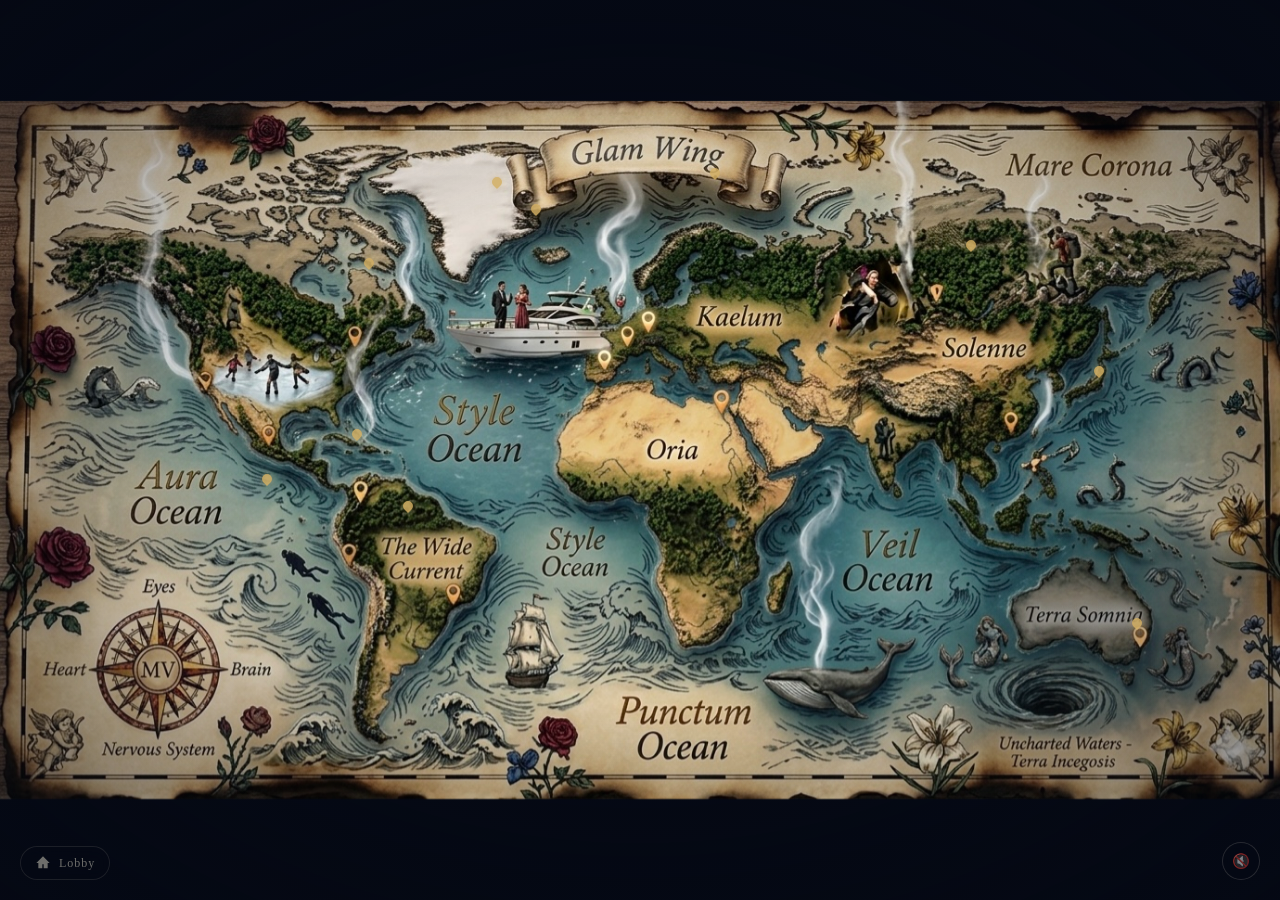
<file: glam-wing.html>
<!DOCTYPE html>
<html lang="en">
<head>
    <meta charset="UTF-8">
    <meta name="viewport" content="width=device-width, initial-scale=1.0, minimum-scale=1.0, maximum-scale=1.0, user-scalable=no, viewport-fit=cover">
    <meta name="apple-mobile-web-app-capable" content="yes">
    <title>Glam Wing — MetaVoxa</title>
    <style>
        *, *::before, *::after { margin: 0; padding: 0; box-sizing: border-box; }

        html, body {
            width: 100%; height: 100%;
            overflow: hidden;
            background: #050914;
            font-family: 'Georgia', 'Times New Roman', serif;
            color: #f0ead8;
            -webkit-tap-highlight-color: transparent;
        }

        body {
            position: fixed;
            display: flex;
            align-items: center;
            justify-content: center;
        }

        .map-wrapper {
            position: relative;
            width: 100vw;
            height: 100vh;
            display: flex;
            align-items: center;
            justify-content: center;
            overflow: hidden;
        }

        /* ── UNROLL — clip-path from centre outward (scroll unfurl) ── */
        .unroll-mask {
            position: relative;
            width: 100vw;
            height: 100vh;
            display: flex;
            align-items: center;
            justify-content: center;
            clip-path: inset(0 50% 0 50%);
            opacity: 0;
            animation: unrollMap 2.4s cubic-bezier(0.25, 0.46, 0.45, 0.94) 0.3s forwards;
        }

        .map=stage {
            position: relative;
            width: 100%;
            height: auto;
            aspect-ratio: 2.2 / 1;
            max-height: 100vh;
        }
        .continent-zone,
        .pin-marker,
        .geyser,
        .vignette {
            position: absolute;
        }


        @keyframes unrollMap {
            0%   { clip-path: inset(0 50% 0 50%); opacity: 0; }
            12%  { opacity: 1; }
            100% { clip-path: inset(0 0 0 0);  opacity: 1; }
        }

        /* ── MAP IMAGE — always contain, never crop ── */
        .map-image {
            position: absolute;
            top: 0; left: 0;
            width: 100%;
            height: 100%;
            object-fit: contain;
            object-position: center center;
            display: block;
            transform: scale(1.04);
            animation: mapReveal 1.6s ease 0.9s forwards;
            will-change: transform;
        }

        @keyframes mapReveal {
            0%   { transform: scale(1.04); }
            100% { transform: scale(1); }
        }

        .vignette {
            position: absolute; top: 0; left: 0;
            width: 100%; height: 100%;
            pointer-events: none;
            background: radial-gradient(ellipse at center,
                transparent 40%,
                rgba(5,9,20,0.28) 70%,
                rgba(5,9,20,0.58) 100%);
            z-index: 2;
            opacity: 0;
            animation: fadeIn 1.5s ease 2.2s forwards;
        }
        @keyframes fadeIn { to { opacity: 1; } }

        /* ── CONTINENT ZONES ── */
        .continent-zone {
            position: absolute;
            cursor: pointer;
            z-index: 10;
            transition: all 0.4s ease;
            text-decoration: none;
        }

        .continent-zone::before {
            content: '';
            position: absolute;
            top: -15%; left: -15%;
            width: 130%; height: 130%;
            border-radius: 50%;
            background: radial-gradient(ellipse at center, rgba(210,175,100,0) 0%, rgba(210,175,100,0) 100%);
            transition: all 0.6s ease;
            pointer-events: none;
            filter: blur(25px);
            opacity: 0;
        }

        .continent-zone:hover::before,
        .continent-zone.active::before {
            background: radial-gradient(ellipse at center,
                rgba(210,175,100,0.3) 0%,
                rgba(210,175,100,0.08) 40%,
                rgba(210,175,100,0) 70%);
            opacity: 1;
            animation: glowPulse 2.5s ease-in-out infinite;
        }

        @keyframes glowPulse {
            0%,100% { opacity: 0.5; transform: scale(1); }
            50%     { opacity: 1;   transform: scale(1.08); }
        }

        .continent-label {
            position: absolute;
            bottom: 8%; left: 50%;
            transform: translateX(-50%) translateY(12px);
            font-size: clamp(0.6rem, 1.5vw, 0.8rem);
            letter-spacing: 2px;
            text-transform: uppercase;
            color: rgba(240,234,216,0.5);
            background: rgba(5,9,20,0.7);
            padding: 5px 14px;
            border-radius: 20px;
            border: 1px solid rgba(210,175,100,0.15);
            opacity: 0;
            transition: all 0.4s ease;
            pointer-events: none;
            white-space: nowrap;
            backdrop-filter: blur(4px);
            -webkit-backdrop-filter: blur(4px);
        }

        .continent-zone:hover .continent-label,
        .continent-zone.active .continent-label {
            opacity: 1;
            transform: translateX(-50%) translateY(0);
            color: rgba(210,175,100,0.95);
            border-color: rgba(210,175,100,0.5);
            box-shadow: 0 0 25px rgba(210,175,100,0.15);
        }

        /* zone positions */
        .zone-kaelum       { top:26.6%; left:44.9%; width:14.5%; height:16.0%; clip-path:polygon(0% 0%,100% 0%,100% 100%,65% 100%,40% 75%,15% 75%,0% 50%); }
        .zone-solenne      { top:31.9%; left:58.0%; width:21.7%; height:21.3%; clip-path:polygon(0% 0%,100% 0%,100% 75%,50% 75%,35% 55%,15% 55%,0% 35%); }
        .zone-oria         { top:42.6%; left:44.9%; width:17.4%; height:34.6%; clip-path:polygon(0% 0%,100% 0%,100% 100%,50% 100%,30% 85%,0% 85%); }
        .zone-wide-current { top:55.9%; left:20.3%; width:14.5%; height:23.9%; clip-path:polygon(0% 0%,100% 0%,100% 80%,60% 80%,40% 60%,0% 60%); }
        .zone-terra-somnia { top:68%; left:68%; width:20%; height:24%; cursor:pointer; clip-path:polygon(0% 0%,100% 0%,100% 100%,50% 100%,30% 80%,0% 80%); }

        .zone-terra-somnia:hover::before,
        .zone-terra-somnia.active::before {
            background: radial-gradient(ellipse at center,
                rgba(128,128,128,0.2) 0%, rgba(128,128,128,0.05) 50%, transparent 70%);
            animation: none;
        }
        .zone-terra-somnia .continent-label { font-style: italic; letter-spacing: 3px; }

        /* pins */
        .pin-marker { position:absolute; width:22px; height:22px; z-index:8; pointer-events:none; opacity:0; animation:pinFadeIn 0.5s ease forwards; }
        .pin-marker::after { content:''; position:absolute; top:50%; left:50%; width:10px; height:10px; background:rgba(210,175,100,0.85); border-radius:50% 50% 50% 0; transform:translate(-50%,-50%) rotate(-45deg); box-shadow:0 0 6px rgba(210,175,100,0.4); transition:all 0.3s ease; }
        @keyframes pinFadeIn { to { opacity: 1; } }
        .pin-marker.bounce::after { animation: pinBounce 0.6s ease; }
        @keyframes pinBounce { 0%,100%{transform:translate(-50%,-50%) rotate(-45deg) scale(1)} 30%{transform:translate(-50%,-65%) rotate(-45deg) scale(1.3)} 60%{transform:translate(-50%,-40%) rotate(-45deg) scale(0.9)} }

        .pin-1  { top:28%; left:28%; animation-delay:3.0s; }
        .pin-2  { top:19%; left:38%; animation-delay:3.15s; }
        .pin-3  { top:22%; left:41%; animation-delay:3.3s; }
        .pin-4  { top:18%; left:55%; animation-delay:3.45s; }
        .pin-5  { top:26%; left:75%; animation-delay:3.6s; }
        .pin-6  { top:40%; left:85%; animation-delay:3.75s; }
        .pin-7  { top:68%; left:88%; animation-delay:3.9s; }
        .pin-8  { top:55%; left:31%; animation-delay:4.05s; }
        .pin-9  { top:47%; left:27%; animation-delay:4.2s; }
        .pin-10 { top:52%; left:20%; animation-delay:4.35s; }

        /* geysers */
        .geyser { position:absolute; width:3px; z-index:5; pointer-events:none; opacity:0; animation:geyserFadeIn 2s ease 2.5s forwards; }
        @keyframes geyserFadeIn { to { opacity: 1; } }
        .geyser-wisp { position:absolute; width:2px; background:linear-gradient(to top,rgba(255,255,255,0.25) 0%,rgba(255,255,255,0.08) 50%,transparent 100%); border-radius:50%; animation:smokeRise 5s ease-in-out infinite; }
        @keyframes smokeRise { 0%{height:0;opacity:0;transform:translateX(0) scale(1)} 15%{opacity:0.5} 85%{opacity:0.2} 100%{height:70px;opacity:0;transform:translateX(12px) scale(1.8)} }
        .geyser-1{top:10%;left:13%} .geyser-2{top:12%;left:35%} .geyser-3{top:8%;left:56%} .geyser-4{top:15%;left:71%} .geyser-5{top:63%;left:49%}
        .geyser .wisp-1{animation-delay:0s;left:0} .geyser .wisp-2{animation-delay:1.5s;left:3px} .geyser .wisp-3{animation-delay:3s;left:-2px}

        /* terra tooltip */
        .terra-tooltip { position:absolute; top:50%; left:50%; transform:translate(-50%,-50%) scale(0.9); background:rgba(5,9,20,0.92); border:1px solid rgba(128,128,128,0.35); padding:14px 22px; border-radius:10px; font-size:0.8rem; letter-spacing:1.5px; color:rgba(200,200,200,0.85); opacity:0; pointer-events:none; transition:all 0.35s ease; white-space:nowrap; z-index:20; backdrop-filter:blur(8px); -webkit-backdrop-filter:blur(8px); box-shadow:0 4px 20px rgba(0,0,0,0.4); }
        .zone-terra-somnia:hover .terra-tooltip,
        .zone-terra-somnia.active .terra-tooltip { opacity:1; transform:translate(-50%,-50%) scale(1); }

        /* nav */
        .back-lobby { position:fixed; bottom:20px; left:20px; z-index:30; display:flex; align-items:center; gap:8px; text-decoration:none; color:rgba(240,234,216,0.45); font-size:0.75rem; letter-spacing:1px; transition:all 0.3s ease; padding:8px 14px; border-radius:24px; background:rgba(5,9,20,0.5); border:1px solid rgba(240,234,216,0.1); backdrop-filter:blur(8px); -webkit-backdrop-filter:blur(8px); }
        .back-lobby:hover { color:rgba(210,175,100,0.9); border-color:rgba(210,175,100,0.35); background:rgba(5,9,20,0.7); }
        .back-lobby svg { width:16px; height:16px; fill:currentColor; }
        .audio-toggle { position:fixed; bottom:20px; right:20px; z-index:30; width:38px; height:38px; border-radius:50%; border:1px solid rgba(240,234,216,0.15); background:rgba(5,9,20,0.5); color:rgba(240,234,216,0.5); cursor:pointer; display:flex; align-items:center; justify-content:center; transition:all 0.3s ease; font-size:0.9rem; backdrop-filter:blur(8px); -webkit-backdrop-filter:blur(8px); -webkit-tap-highlight-color:transparent; }
        .audio-toggle:hover { border-color:rgba(210,175,100,0.4); color:rgba(210,175,100,0.8); }
        .audio-toggle.active { border-color:rgba(210,175,100,0.5); color:rgba(210,175,100,0.9); box-shadow:0 0 15px rgba(210,175,100,0.1); }

        /* ── MOBILE ── */
        @media (max-width: 768px) {
            .map-image {
                /* force proper sizing on portrait phones */
                width: 100vw;
                height: 100vh;
                object-fit: contain;
                object-position: center center;
            }
            .continent-label { font-size:0.68rem; padding:4px 10px; letter-spacing:1.5px; }
            .pin-marker { width:18px; height:18px; }
            .pin-marker::after { width:8px; height:8px; }
            .back-lobby { bottom:15px; left:15px; font-size:0.7rem; padding:6px 10px; }
            .audio-toggle { bottom:15px; right:15px; width:34px; height:34px; }
            .terra-tooltip { font-size:0.75rem; padding:10px 16px; }
        }

        @media (prefers-reduced-motion: reduce) {
            .unroll-mask  { animation:none; clip-path:inset(0% 0 0% 0); opacity:1; }
            .map-image    { animation:none; transform:scale(1); }
            .vignette     { animation:none; opacity:1; }
            .continent-zone::before { animation:none; }
            .geyser       { animation:none; opacity:1; }
            .geyser-wisp  { animation:none; opacity:0.25; height:35px; }
            .pin-marker   { animation:none; opacity:1; }
        }
    </style>
</head>
<body>

<div class="map-wrapper">
    <div class="unroll-mask">
        <div class="map-stage">

        <img src="IMG_glam.jpg" 
             alt="Glam Wing Map" 
             class="map-image" 
             id="mapImage"
             loading="eager" 
             decoding="async"
            />

        <div class="vignette"></div>

        <div class="geyser geyser-1"><div class="geyser-wisp wisp-1"></div><div class="geyser-wisp wisp-2"></div><div class="geyser-wisp wisp-3"></div></div>
        <div class="geyser geyser-2"><div class="geyser-wisp wisp-1"></div><div class="geyser-wisp wisp-2"></div><div class="geyser-wisp wisp-3"></div></div>
        <div class="geyser geyser-3"><div class="geyser-wisp wisp-1"></div><div class="geyser-wisp wisp-2"></div><div class="geyser-wisp wisp-3"></div></div>
        <div class="geyser geyser-4"><div class="geyser-wisp wisp-1"></div><div class="geyser-wisp wisp-2"></div><div class="geyser-wisp wisp-3"></div></div>
        <div class="geyser geyser-5"><div class="geyser-wisp wisp-1"></div><div class="geyser-wisp wisp-2"></div><div class="geyser-wisp wisp-3"></div></div>

        <div class="pin-marker pin-1"></div><div class="pin-marker pin-2"></div>
        <div class="pin-marker pin-3"></div><div class="pin-marker pin-4"></div>
        <div class="pin-marker pin-5"></div><div class="pin-marker pin-6"></div>
        <div class="pin-marker pin-7"></div><div class="pin-marker pin-8"></div>
        <div class="pin-marker pin-9"></div><div class="pin-marker pin-10"></div>

        <a href="oria.html" class="continent-zone zone-oria" data-continent="oria">
    <span class="continent-label">Oria</span>
</a>

<a href="kaelum.html" class="continent-zone zone-kaelum" data-continent="kaelum">
    <span class="continent-label">Kaelum</span>
</a>

<a href="solenne.html" class="continent-zone zone-solenne" data-continent="solenne">
    <span class="continent-label">Solenne</span>
</a>

<a href="wide-current.html" class="continent-zone zone-wide-current" data-continent="wide-current">
    <span class="continent-label">The Wide Current</span>
</a>

<a href="terra-somnia.html" class="continent-zone zone-terra-somnia" data-continent="terra-somnia">
    <span class="continent-label">Terra Somnia</span>
    <div class="terra-tooltip">Terra Somnia — Uncharted. Not yet.</div>
</a>

    </div>
</div>

<a href="index.html" class="back-lobby" aria-label="Back to Lobby">
    <svg viewBox="0 0 24 24" xmlns="http://www.w3.org/2000/svg">
        <path d="M12 2L2 12h3v8h6v-6h2v6h6v-8h3L12 2z"/>
    </svg>
    <span>Lobby</span>
</a>

<button class="audio-toggle" id="audioToggle" aria-label="Toggle ambient sound">🔇</button>

<script>
(function () {
    'use strict';

    var isMobile = window.matchMedia('(max-width: 768px)').matches
        || 'ontouchstart' in window
        || navigator.maxTouchPoints > 0;

    var zones = document.querySelectorAll('a.continent-zone');
    var activeZone = null;

    /* mobile: first tap shows label, second tap navigates */
if (isMobile) {
    zones.forEach(function (zone) {
        zone.addEventListener('touchend', function (e) {
            e.preventDefault();
            e.stopPropagation();

            var href = this.getAttribute('href');
            if ('href') window.location.href = href;
        }, { passive: false });
    });
}

    document.addEventListener('touchstart', function (e) {
        if (!e.target.closest('.continent-zone')) {
            zones.forEach(function (z) { z.classList.remove('active'); });
            activeZone = null;
        }
    });
}
    
    /* pin bounce on hover */
    zones.forEach(function (zone) {
        zone.addEventListener('mouseenter', function () {
            var pinMap = {
                'oria':         [4, 5],
                'kaelum':       [1, 2, 3],
                'solenne':      [4, 5],
                'wide-current': [0, 7, 8, 9],
                'terra-somnia': [6]
            };
            var indices = pinMap[this.dataset.continent] || [];
            var allPins = document.querySelectorAll('.pin-marker');
            indices.map(function (i) { return allPins[i]; })
                   .filter(Boolean)
                   .forEach(function (pin) {
                       pin.classList.remove('bounce');
                       void pin.offsetWidth;
                       pin.classList.add('bounce');
                       setTimeout(function () { pin.classList.remove('bounce'); }, 600);
                   });
        });
    });

    /* ambient audio */
    var audioContext = null, oscillators = [], isPlaying = false;
    var audioToggle = document.getElementById('audioToggle');

    function initAudio() {
        if (!audioContext) audioContext = new (window.AudioContext || window.webkitAudioContext)();
        [[55,'sine'],[82.5,'triangle'],[110,'sine']].forEach(function (p) {
            var osc = audioContext.createOscillator();
            var gain = audioContext.createGain();
            osc.type = p[1]; osc.frequency.value = p[0]; gain.gain.value = 0.015;
            osc.connect(gain); gain.connect(audioContext.destination); osc.start();
            oscillators.push({ osc: osc, gain: gain });
        });
        setInterval(function () {
            oscillators.forEach(function (o) {
                o.gain.gain.setTargetAtTime(0.015 + (Math.random()-0.5)*0.005, audioContext.currentTime, 2);
            });
        }, 3000);
    }

    function stopAudio() {
        oscillators.forEach(function (o) { try { o.osc.stop(); } catch(e){} });
        oscillators = [];
    }

    audioToggle.addEventListener('click', function () {
        if (isPlaying) {
            stopAudio(); audioToggle.textContent = '🔇'; audioToggle.classList.remove('active'); isPlaying = false;
        } else {
            initAudio(); audioToggle.textContent = '🔊'; audioToggle.classList.add('active'); isPlaying = true;
        }
    });

    /* map image error fallback */
    document.getElementById('mapImage').addEventListener('error', function () {
        document.body.style.background = 'linear-gradient(135deg,#1a1510 0%,#2d2418 50%,#1a1510 100%)';
        this.style.display = 'none';
        var fb = document.createElement('div');
        fb.style.cssText = 'position:absolute;top:50%;left:50%;transform:translate(-50%,-50%);text-align:center;color:rgba(240,234,216,0.6);font-size:1.2rem;letter-spacing:2px;z-index:100;';
        fb.innerHTML = '<p>Glam Wing Map</p><p style="font-size:0.8rem;margin-top:10px;opacity:0.5;">Upload IMG_glam.jpg to your repository</p>';
        document.querySelector('.unroll-mask').appendChild(fb);
    });

    /* initial pin bounce */
    setTimeout(function () {
        document.querySelectorAll('.pin-marker').forEach(function (pin, i) {
            setTimeout(function () {
                pin.classList.remove('bounce'); void pin.offsetWidth; pin.classList.add('bounce');
                setTimeout(function () { pin.classList.remove('bounce'); }, 600);
            }, i * 120);
        });
    }, 3000);

})();
</script>
</body>
</html>
</file>
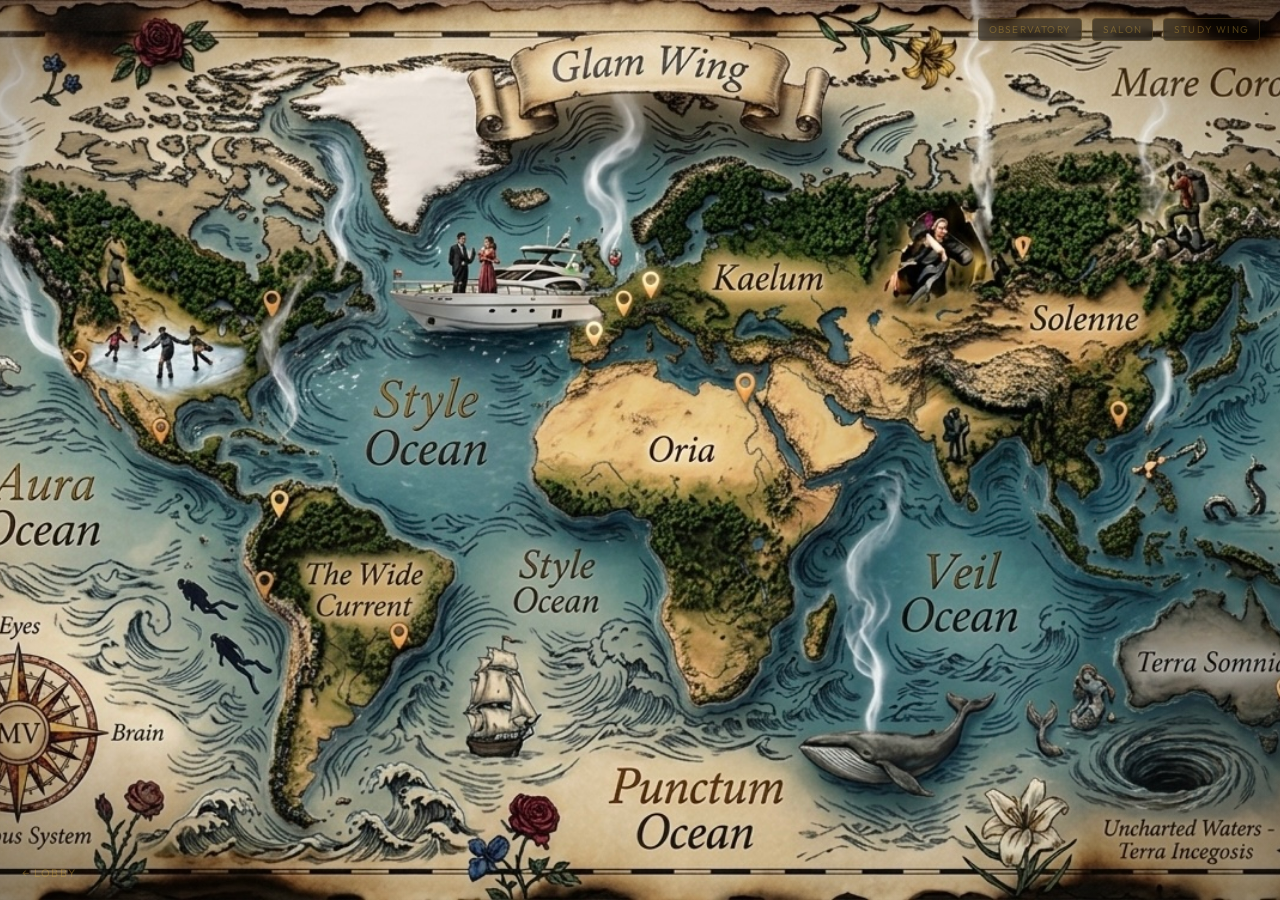
<file: glam.html>
<!DOCTYPE html>
<html lang="en">
<head>
<meta charset="UTF-8"/>
<meta name="viewport" content="width=device-width, initial-scale=1.0"/>
<title>Glam Wing — MetaVoxa</title>
<link rel="preconnect" href="https://fonts.googleapis.com"/>
<link rel="preconnect" href="https://fonts.gstatic.com" crossorigin/>
<link href="https://fonts.googleapis.com/css2?family=Cormorant+Garamond:ital,wght@0,300;0,400;0,500;1,300;1,400&family=Outfit:wght@300;400;500&display=swap" rel="stylesheet"/>

<style>
*,*::before,*::after{box-sizing:border-box;margin:0;padding:0}
html,body{width:100%;height:100%;overflow:hidden;background:#1a1208}

/* ── MAP WRAPPER ── */
#map-wrap{
  position:fixed;inset:0;
  display:flex;align-items:center;justify-content:center;
  overflow:hidden;
}

/* ── MAP IMAGE ── */
#map-img{
  width:100%;height:100%;
  object-fit:cover;
  object-position:center;
  display:block;
  animation:map-unfurl 2.2s cubic-bezier(0.16,1,0.3,1) forwards;
  transform-origin:center center;
}
@keyframes map-unfurl{
  0%  {transform:scale(1.08);filter:brightness(0.6) saturate(0.7)}
  60% {transform:scale(1.02);filter:brightness(0.92) saturate(0.95)}
  100%{transform:scale(1);   filter:brightness(1)   saturate(1)}
}

/* ── VIGNETTE ── */
#vignette{
  position:fixed;inset:0;pointer-events:none;z-index:2;
  background:radial-gradient(ellipse 90% 85% at 50% 50%,
    transparent 55%,
    rgba(8,5,2,0.35) 78%,
    rgba(8,5,2,0.72) 100%
  );
}

/* ── SVG OVERLAY (continent zones) ── */
#map-svg{
  position:fixed;inset:0;
  width:100%;height:100%;
  z-index:3;
  overflow:visible;
}

/* continent zone base */
.continent-zone{
  fill:transparent;
  cursor:pointer;
  transition:fill 0.35s ease;
}
.continent-zone:hover{
  fill:rgba(212,168,67,0.13);
  animation:cont-pulse 1.8s ease-in-out infinite;
}
@keyframes cont-pulse{
  0%,100%{fill:rgba(212,168,67,0.1)}
  50%    {fill:rgba(212,168,67,0.2)}
}

/* Terra Somnia — locked */
.terra-zone{
  fill:transparent;
  cursor:not-allowed;
  transition:fill 0.3s;
}
.terra-zone:hover{ fill:rgba(160,150,130,0.12); }

/* continent label that appears on hover */
.cont-label{
  pointer-events:none;
  opacity:0;
  transform:translateY(4px);
  transition:opacity 0.3s ease, transform 0.3s ease;
  font-family:'Cormorant Garamond',Georgia,serif;
}
.continent-group:hover .cont-label,
.continent-group:focus-within .cont-label{
  opacity:1;
  transform:translateY(0);
}
.continent-group{ outline:none; }

/* ── GEYSERS ── */
.geyser{
  position:fixed;
  width:3px;
  pointer-events:none;
  z-index:4;
  overflow:visible;
}
.geyser-wisp{
  position:absolute;
  bottom:0;left:50%;
  width:28px;
  transform:translateX(-50%);
}
.wisp-strand{
  position:absolute;
  bottom:0;
  width:2px;
  border-radius:2px;
  background:linear-gradient(to top, rgba(255,252,245,0.55), rgba(255,252,245,0));
  transform-origin:bottom center;
  animation:wisp-rise var(--dur,4s) ease-in-out var(--delay,0s) infinite;
}
@keyframes wisp-rise{
  0%  {height:0;    opacity:0;   transform:translateX(var(--dx,0px)) scaleX(1)}
  15% {height:12px; opacity:0.6; transform:translateX(var(--dx,0px)) scaleX(0.9)}
  60% {height:48px; opacity:0.35;transform:translateX(calc(var(--dx,0px) * 1.8)) scaleX(0.6)}
  85% {height:68px; opacity:0.15;transform:translateX(calc(var(--dx,0px) * 2.4)) scaleX(0.3)}
  100%{height:76px; opacity:0;   transform:translateX(calc(var(--dx,0px) * 3)) scaleX(0.1)}
}

/* ── TERRA SOMNIA TOOLTIP ── */
#terra-tip{
  position:fixed;
  pointer-events:none;
  z-index:10;
  opacity:0;
  transform:translateY(6px);
  transition:opacity 0.25s,transform 0.25s;
  text-align:center;
}
#terra-tip.show{opacity:1;transform:none}
#terra-tip .tip-name{
  font-family:'Cormorant Garamond',Georgia,serif;
  font-size:clamp(13px,1.8vw,17px);
  font-style:italic;
  color:rgba(210,200,180,0.82);
  letter-spacing:0.06em;
  display:block;margin-bottom:3px;
}
#terra-tip .tip-sub{
  font-family:'Outfit',system-ui,sans-serif;
  font-size:clamp(9px,1.1vw,11px);
  letter-spacing:0.16em;
  color:rgba(180,170,150,0.5);
  text-transform:uppercase;
  display:block;
}

/* ── BACK TO LOBBY ── */
#back-lobby{
  position:fixed;bottom:20px;left:22px;
  z-index:10;
  font-family:'Outfit',system-ui,sans-serif;
  font-size:clamp(9px,1.1vw,11px);
  letter-spacing:0.14em;
  color:rgba(212,168,67,0.38);
  text-decoration:none;
  text-transform:uppercase;
  transition:color 0.2s;
  opacity:0;
  animation:fade-in-ui 0.6s ease forwards;
  animation-delay:2.4s;
}
#back-lobby:hover{color:rgba(212,168,67,0.85)}

/* ── HOUSE NAV (top right) ── */
#house-nav{
  position:fixed;top:18px;right:20px;
  z-index:10;
  display:flex;gap:10px;
  opacity:0;
  animation:fade-in-ui 0.6s ease forwards;
  animation-delay:2.6s;
}
.nav-pill{
  font-family:'Outfit',system-ui,sans-serif;
  font-size:clamp(9px,1.1vw,10px);
  letter-spacing:0.12em;
  color:rgba(212,168,67,0.35);
  text-decoration:none;
  text-transform:uppercase;
  border:.5px solid rgba(212,168,67,0.18);
  border-radius:4px;padding:4px 10px;
  transition:all 0.2s;
  background:rgba(10,7,3,0.55);
  backdrop-filter:blur(4px);
}
.nav-pill:hover{color:rgba(212,168,67,0.85);border-color:rgba(212,168,67,0.45)}

@keyframes fade-in-ui{from{opacity:0;transform:translateY(4px)}to{opacity:1;transform:none}}

/* ── MOBILE: allow scroll on small screens ── */
@media(max-width:600px){
  html,body{overflow:auto;height:auto}
  #map-wrap{position:relative;height:56vw;min-height:240px}
  #map-img{object-fit:cover}
}
</style>
</head>
<body>

<div id="map-wrap">
  <!-- ══ MAP IMAGE ══
       DEPLOY NOTE: place your map image at the same folder as this file.
       Rename it to: glam-map.jpg
       Then this src works automatically. ══ -->
  <img id="map-img" src="IMG_glam.jpg" alt="Glam Wing — MetaVoxa world map"/>
</div>

<!-- Vignette -->
<div id="vignette"></div>

<!-- ══ CONTINENT OVERLAY SVG ══
     All positions are in % of viewport using preserveAspectRatio.
     The map image is 1386 × 780 — all polygon points are
     expressed as percentages of that native size so they scale
     correctly regardless of screen size.
     ══ -->
<svg id="map-svg" viewBox="0 0 100 100" preserveAspectRatio="xMidYMid slice"
     xmlns="http://www.w3.org/2000/svg">

  <!-- ── THE WIDE CURRENT (Americas) ── -->
  <g class="continent-group" tabindex="0"
     onclick="goToRoom('wide-current')"
     onkeydown="if(event.key==='Enter')goToRoom('wide-current')"
     aria-label="Enter The Wide Current">
    <polygon class="continent-zone"
      points="
        5,14  14,10  22,14  26,18  28,28
        27,42  24,52  22,68  20,78
        14,82  10,76   8,64   6,50
        4,36   4,22
      "/>
    <!-- hover label -->
    <text class="cont-label"
          x="7" y="48"
          font-size="2.2" fill="rgba(212,168,67,0.92)"
          font-style="italic" letter-spacing="0.06em">The Wide</text>
    <text class="cont-label"
          x="7" y="51.5"
          font-size="2.2" fill="rgba(212,168,67,0.92)"
          font-style="italic" letter-spacing="0.06em">Current</text>
    <text class="cont-label"
          x="7" y="54.5"
          font-size="1.4" fill="rgba(212,168,67,0.5)"
          letter-spacing="0.14em">ENTER ROOM →</text>
  </g>

  <!-- ── ORIA (Africa) ── -->
  <g class="continent-group" tabindex="0"
     onclick="goToRoom('oria')"
     onkeydown="if(event.key==='Enter')goToRoom('oria')"
     aria-label="Enter Oria">
    <polygon class="continent-zone"
      points="
        40,28  46,24  52,26  56,30  58,38
        60,50  58,62  54,72  50,78
        44,76  40,68  38,56  38,44
        38,34
      "/>
    <text class="cont-label"
          x="43" y="48"
          font-size="2.4" fill="rgba(212,168,67,0.92)"
          font-style="italic" letter-spacing="0.06em">Oria</text>
    <text class="cont-label"
          x="41" y="51.5"
          font-size="1.4" fill="rgba(212,168,67,0.5)"
          letter-spacing="0.14em">ENTER ROOM →</text>
  </g>

  <!-- ── KAELUM (Europe) ── -->
  <g class="continent-group" tabindex="0"
     onclick="goToRoom('kaelum')"
     onkeydown="if(event.key==='Enter')goToRoom('kaelum')"
     aria-label="Enter Kaelum">
    <polygon class="continent-zone"
      points="
        40,8   46,6   54,8   60,12  62,18
        60,26  56,32  50,34  44,32
        40,26  38,20  38,14
      "/>
    <text class="cont-label"
          x="44" y="18"
          font-size="2.4" fill="rgba(212,168,67,0.92)"
          font-style="italic" letter-spacing="0.06em">Kaelum</text>
    <text class="cont-label"
          x="42" y="21.5"
          font-size="1.4" fill="rgba(212,168,67,0.5)"
          letter-spacing="0.14em">ENTER ROOM →</text>
  </g>

  <!-- ── SOLENNE (Asia) ── -->
  <g class="continent-group" tabindex="0"
     onclick="goToRoom('solenne')"
     onkeydown="if(event.key==='Enter')goToRoom('solenne')"
     aria-label="Enter Solenne">
    <polygon class="continent-zone"
      points="
        60,6   70,4   80,6   88,10  92,18
        90,28  86,36  80,42  72,46
        64,44  60,36  58,26  58,16
      "/>
    <text class="cont-label"
          x="68" y="22"
          font-size="2.4" fill="rgba(212,168,67,0.92)"
          font-style="italic" letter-spacing="0.06em">Solenne</text>
    <text class="cont-label"
          x="66" y="25.5"
          font-size="1.4" fill="rgba(212,168,67,0.5)"
          letter-spacing="0.14em">ENTER ROOM →</text>
  </g>

  <!-- ── TERRA SOMNIA (Oceania) — LOCKED ── -->
  <g class="continent-group"
     onmouseenter="showTerraTip(event)"
     onmouseleave="hideTerraTip()"
     onmousemove="moveTerraTip(event)"
     aria-label="Terra Somnia — sealed">
    <polygon class="terra-zone"
      points="
        76,56  82,54  88,56  92,62  92,70
        88,78  82,82  76,80  72,74  72,66
      "/>
  </g>

</svg>

<!-- ══ GEYSERS ══ -->
<!-- Positioned as % of viewport — tweak top/left to match smoke columns in image -->

<!-- Geyser 1 — left of centre, upper (near yacht area) -->
<div class="geyser" style="left:35%;top:28%">
  <div class="geyser-wisp">
    <div class="wisp-strand" style="left:8px;  --dur:3.8s;--delay:0s;  --dx:-3px"></div>
    <div class="wisp-strand" style="left:13px; --dur:4.4s;--delay:.6s; --dx:2px"></div>
    <div class="wisp-strand" style="left:18px; --dur:3.2s;--delay:1.1s;--dx:4px"></div>
  </div>
</div>

<!-- Geyser 2 — right side, upper (near Solenne) -->
<div class="geyser" style="left:72%;top:14%">
  <div class="geyser-wisp">
    <div class="wisp-strand" style="left:6px;  --dur:4.1s;--delay:.3s; --dx:-2px"></div>
    <div class="wisp-strand" style="left:12px; --dur:3.6s;--delay:.9s; --dx:3px"></div>
    <div class="wisp-strand" style="left:19px; --dur:4.8s;--delay:1.6s;--dx:-1px"></div>
  </div>
</div>

<!-- Geyser 3 — Oria area, mid right -->
<div class="geyser" style="left:56%;top:52%">
  <div class="geyser-wisp">
    <div class="wisp-strand" style="left:7px;  --dur:5.2s;--delay:.2s; --dx:2px"></div>
    <div class="wisp-strand" style="left:14px; --dur:3.9s;--delay:1s;  --dx:-3px"></div>
    <div class="wisp-strand" style="left:20px; --dur:4.5s;--delay:1.8s;--dx:1px"></div>
  </div>
</div>

<!-- Geyser 4 — Wide Current, left side -->
<div class="geyser" style="left:10%;top:20%">
  <div class="geyser-wisp">
    <div class="wisp-strand" style="left:5px;  --dur:4.7s;--delay:.7s; --dx:-4px"></div>
    <div class="wisp-strand" style="left:12px; --dur:3.4s;--delay:1.4s;--dx:2px"></div>
    <div class="wisp-strand" style="left:17px; --dur:5s;  --delay:2s;  --dx:-1px"></div>
  </div>
</div>

<!-- Geyser 5 — lower centre -->
<div class="geyser" style="left:46%;top:68%">
  <div class="geyser-wisp">
    <div class="wisp-strand" style="left:8px;  --dur:4.3s;--delay:.5s; --dx:3px"></div>
    <div class="wisp-strand" style="left:15px; --dur:3.7s;--delay:1.2s;--dx:-2px"></div>
    <div class="wisp-strand" style="left:21px; --dur:4.9s;--delay:1.9s;--dx:1px"></div>
  </div>
</div>

<!-- Terra Somnia tooltip -->
<div id="terra-tip">
  <span class="tip-name">Terra Somnia</span>
  <span class="tip-sub">Uncharted · Not yet</span>
</div>

<!-- Back to Lobby -->
<a id="back-lobby" href="/index.html">← Lobby</a>

<!-- House nav -->
<div id="house-nav">
  <a class="nav-pill" href="/observatory.html">Observatory</a>
  <a class="nav-pill" href="/salon.html">Salon</a>
  <a class="nav-pill" href="/study-wing.html">Study Wing</a>
</div>

<script>
/* ── ROOM NAVIGATION ── */
function goToRoom(name) {
  // brief flash before navigate — feels intentional
  document.getElementById('map-img').style.transition = 'filter 0.4s, transform 0.4s';
  document.getElementById('map-img').style.filter = 'brightness(1.12) saturate(1.1)';
  document.getElementById('map-img').style.transform = 'scale(1.015)';
  setTimeout(() => { window.location.href = '/' + name + '.html'; }, 380);
}

/* ── TERRA SOMNIA TOOLTIP ── */
function showTerraTip(e) {
  document.getElementById('terra-tip').classList.add('show');
  moveTerraTip(e);
}
function hideTerraTip() {
  document.getElementById('terra-tip').classList.remove('show');
}
function moveTerraTip(e) {
  const tip = document.getElementById('terra-tip');
  const x = e.clientX, y = e.clientY;
  const tw = 160, th = 44;
  let left = x - tw / 2;
  let top  = y - th - 18;
  if (left < 8) left = 8;
  if (left + tw > window.innerWidth - 8) left = window.innerWidth - tw - 8;
  if (top < 8) top = y + 20;
  tip.style.left = left + 'px';
  tip.style.top  = top  + 'px';
}

/* ── KEYBOARD NAV for continent groups ── */
document.querySelectorAll('.continent-group[tabindex]').forEach(g => {
  g.addEventListener('focus', () => {
    const z = g.querySelector('.continent-zone');
    if (z) z.style.fill = 'rgba(212,168,67,0.15)';
  });
  g.addEventListener('blur', () => {
    const z = g.querySelector('.continent-zone');
    if (z) z.style.fill = '';
  });
});
</script>
</body>
</html>
</file>
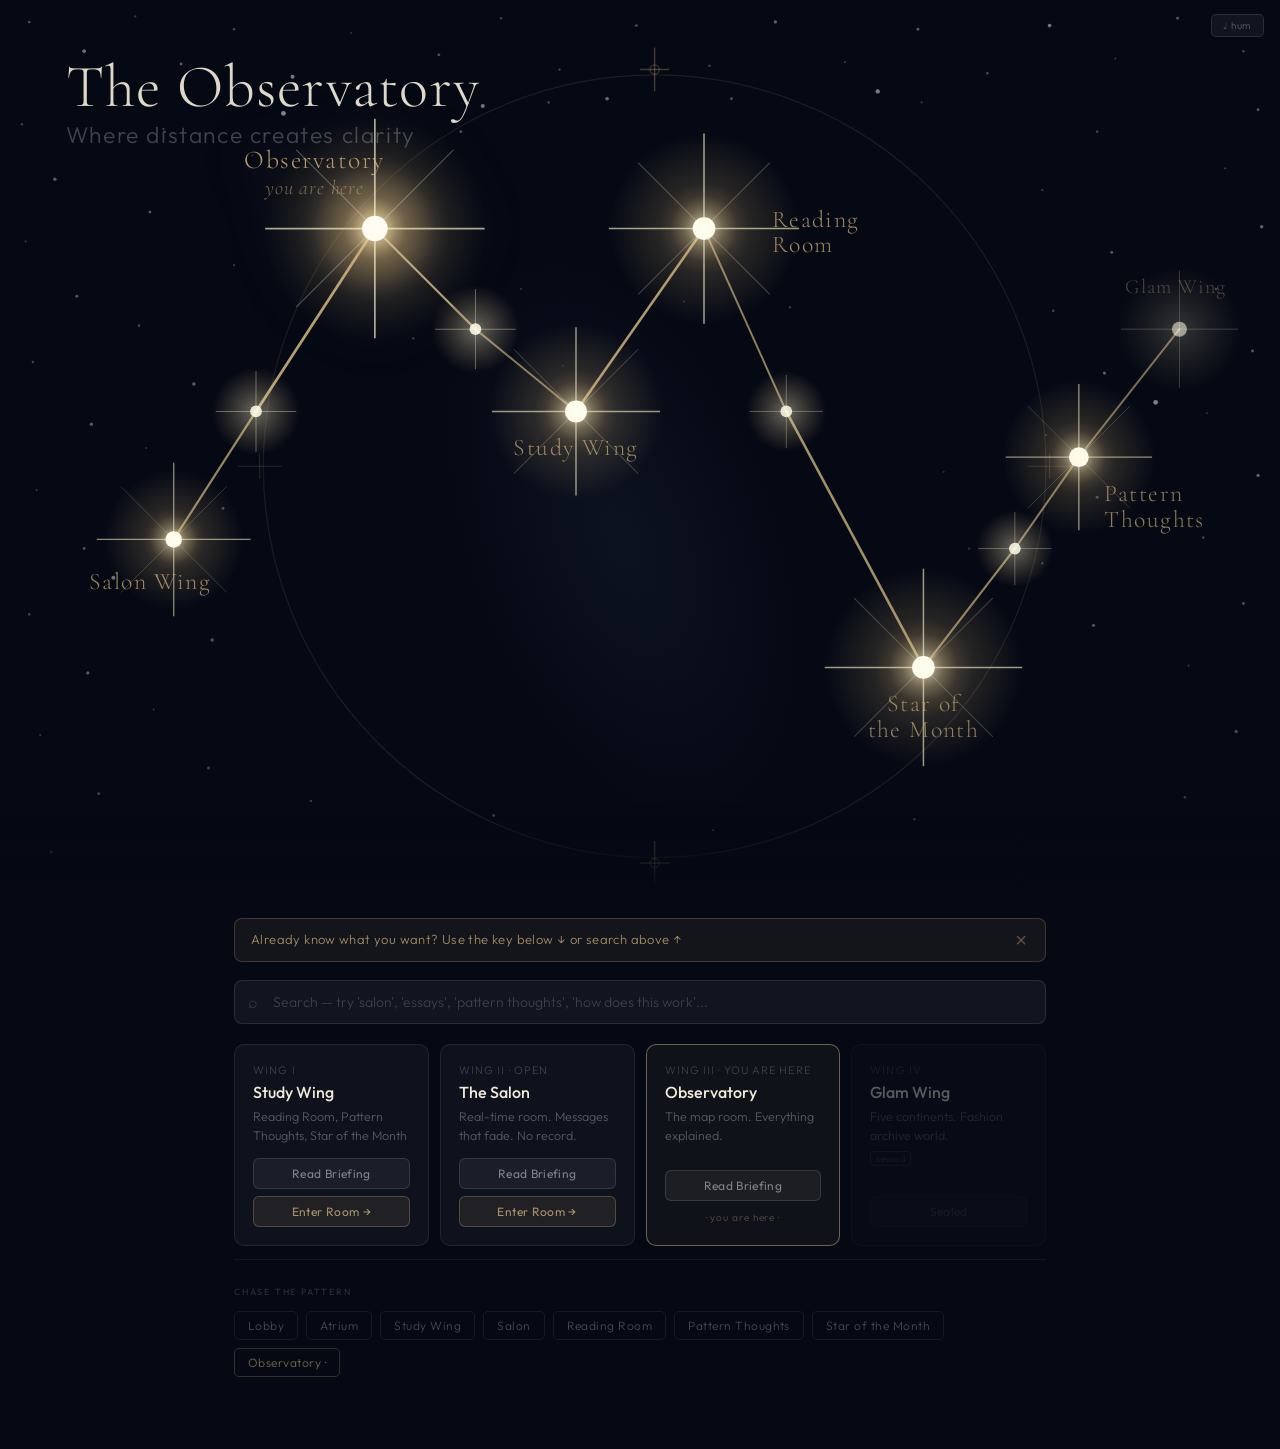
<file: observatory.html>
<!DOCTYPE html>
<html lang="en">
<head>
<meta charset="UTF-8"/>
<meta name="viewport" content="width=device-width, initial-scale=1.0"/>
<title>The Observatory — MetaVoxa</title>
<link rel="preconnect" href="https://fonts.googleapis.com"/>
<link rel="preconnect" href="https://fonts.gstatic.com" crossorigin/>
<link href="https://fonts.googleapis.com/css2?family=Cormorant+Garamond:ital,wght@0,300;0,400;0,500;1,300&family=Outfit:wght@300;400;500;600&display=swap" rel="stylesheet"/>
<style>
:root{
  --sky:#050914;--text:#f0ead8;
  --gold:rgba(217,184,124,1);--gold-mid:rgba(217,184,124,0.55);
  --gold-dim:rgba(217,184,124,0.28);--gold-faint:rgba(217,184,124,0.09);
  --card-bg:rgba(255,255,255,0.04);--card-border:rgba(255,255,255,0.08);
  --card-active-bg:rgba(217,184,124,0.055);--card-active-brd:rgba(217,184,124,0.48);
  --font-d:'Cormorant Garamond',Georgia,serif;--font-b:'Outfit',system-ui,sans-serif;
}
*,*::before,*::after{box-sizing:border-box;margin:0;padding:0}
html{scroll-behavior:smooth}
body{background:var(--sky);color:var(--text);font-family:var(--font-b);font-weight:300;min-height:100vh;overflow-x:hidden}

/* SKY */
#sky{position:relative;width:100%;background:var(--sky);overflow:hidden}
#sky::after{content:'';position:absolute;bottom:0;left:0;right:0;height:90px;background:linear-gradient(to bottom,transparent,var(--sky));pointer-events:none;z-index:2}
#sky-svg{width:100%;height:auto;display:block;animation:scope 9.5s cubic-bezier(0.06,0,0.2,1) forwards}
@keyframes scope{
  0%  {clip-path:circle(0.3% at 50% 52%);filter:blur(50px) brightness(0.04)}
  10% {clip-path:circle(2%   at 50% 52%);filter:blur(36px) brightness(0.15)}
  25% {clip-path:circle(8%   at 50% 52%);filter:blur(24px) brightness(0.38)}
  44% {clip-path:circle(22%  at 50% 52%);filter:blur(13px) brightness(0.62)}
  64% {clip-path:circle(50%  at 50% 52%);filter:blur(5px)  brightness(0.84)}
  82% {clip-path:circle(88%  at 50% 52%);filter:blur(1.5px)brightness(0.96)}
  100%{clip-path:circle(180% at 50% 52%);filter:blur(0)    brightness(1)}
}
@keyframes twa{0%,100%{opacity:.44}50%{opacity:.08}}
@keyframes twb{0%,100%{opacity:.34}56%{opacity:.06}}
@keyframes twc{0%,100%{opacity:.26}40%{opacity:.05}}
@keyframes twd{0%,100%{opacity:.18}65%{opacity:.03}}
.twa{animation:twa 4.8s ease-in-out infinite}
.twb{animation:twb 6.4s ease-in-out infinite}
.twc{animation:twc 3.9s ease-in-out infinite}
.twd{animation:twd 7.7s ease-in-out infinite}
.cnode{cursor:pointer}
.cnode:hover{filter:drop-shadow(0 0 12px rgba(217,184,124,.8))}
.cnode.highlighted{animation:npulse 1.5s ease-in-out infinite}
@keyframes npulse{0%,100%{filter:drop-shadow(0 0 10px rgba(217,184,124,.55))}50%{filter:drop-shadow(0 0 28px rgba(217,184,124,1))}}
.cnode.anode{filter:drop-shadow(0 0 14px rgba(217,184,124,.5))}
.sealed-node{pointer-events:none}

#audio-btn{position:absolute;top:14px;right:16px;z-index:10;background:rgba(255,255,255,.05);border:.5px solid rgba(255,255,255,.1);border-radius:5px;padding:4px 11px;font-size:10px;letter-spacing:.07em;color:rgba(255,255,255,.25);cursor:pointer;font-family:var(--font-b);transition:all .25s}
#audio-btn:hover{color:rgba(255,255,255,.58);background:rgba(255,255,255,.1)}
#audio-btn.on{color:rgba(217,184,124,.55);border-color:rgba(217,184,124,.25)}

/* CONTENT */
#content{max-width:860px;margin:0 auto;padding:0 24px 72px;opacity:0;animation:rise 1s ease forwards;animation-delay:9.9s}
@keyframes rise{from{opacity:0;transform:translateY(20px)}to{opacity:1;transform:none}}

/* BANNER */
#adhd-banner{display:flex;align-items:center;justify-content:space-between;gap:14px;background:rgba(217,184,124,.07);border:.5px solid rgba(217,184,124,.22);border-radius:8px;padding:11px 16px;margin:22px 0 0;font-size:clamp(11px,1.4vw,13px);color:rgba(217,184,124,.72);letter-spacing:.03em;line-height:1.5;max-height:80px;overflow:hidden;transition:opacity .4s,max-height .45s,margin .35s,padding .35s}
#adhd-dismiss{background:none;border:none;color:rgba(217,184,124,.38);cursor:pointer;font-size:20px;flex-shrink:0;line-height:1;padding:0 2px;transition:color .2s}
#adhd-dismiss:hover{color:rgba(217,184,124,.9)}

/* SEARCH */
#search-wrap{position:relative;margin:18px 0 20px}
#search-icon{position:absolute;left:14px;top:50%;transform:translateY(-50%);color:rgba(255,255,255,.18);font-size:16px;pointer-events:none;line-height:1}
#search-input{width:100%;background:rgba(255,255,255,.05);border:.5px solid rgba(255,255,255,.1);border-radius:8px;padding:clamp(9px,1.2vw,12px) 16px clamp(9px,1.2vw,12px) 38px;color:var(--text);font-size:clamp(12px,1.5vw,14px);font-family:var(--font-b);font-weight:300;outline:none;transition:border-color .2s}
#search-input::placeholder{color:rgba(255,255,255,.18)}
#search-input:focus{border-color:rgba(217,184,124,.42)}

/* CARDS */
.cards-grid{display:grid;grid-template-columns:repeat(auto-fit,minmax(180px,1fr));gap:11px;margin-bottom:13px}
.wcard{background:var(--card-bg);border:.5px solid var(--card-border);border-radius:10px;padding:clamp(13px,1.8vw,18px);display:flex;flex-direction:column;gap:12px;transition:border-color .2s}
.wcard:not(.sealed):hover{border-color:rgba(255,255,255,.2)}
.wcard.active{border-color:var(--card-active-brd);background:var(--card-active-bg)}
.wcard.sealed{opacity:.36}
.wcard.smatch{border-color:rgba(217,184,124,.55);background:rgba(217,184,124,.07)}
.wnum{font-size:clamp(9px,1.1vw,11px);letter-spacing:.1em;color:rgba(255,255,255,.2);text-transform:uppercase;margin-bottom:5px}
.wtitle{font-size:clamp(14px,1.8vw,16px);font-weight:500;color:var(--text);margin-bottom:5px}
.wdesc{font-size:clamp(11px,1.3vw,12.5px);color:rgba(255,255,255,.3);line-height:1.55}
.sealed-pill{font-size:9px;color:rgba(255,255,255,.18);border:.5px solid rgba(255,255,255,.1);border-radius:3px;padding:1px 5px;display:inline-block;margin-top:5px;letter-spacing:.05em}
.card-actions{display:flex;flex-direction:column;gap:7px;margin-top:auto}
.btn-briefing{background:rgba(255,255,255,.05);border:.5px solid rgba(255,255,255,.12);border-radius:6px;padding:7px 12px;font-size:clamp(11px,1.3vw,12px);color:rgba(255,255,255,.45);cursor:pointer;font-family:var(--font-b);font-weight:400;text-align:center;letter-spacing:.03em;transition:all .2s;width:100%}
.btn-briefing:hover:not(:disabled){background:rgba(255,255,255,.1);color:rgba(255,255,255,.82)}
.btn-briefing:disabled{opacity:.35;cursor:default}
.btn-enter{display:block;background:rgba(217,184,124,.09);border:.5px solid rgba(217,184,124,.28);border-radius:6px;padding:7px 12px;font-size:clamp(11px,1.3vw,12px);color:rgba(217,184,124,.75);text-decoration:none;text-align:center;letter-spacing:.03em;font-weight:400;transition:all .2s}
.btn-enter:hover{background:rgba(217,184,124,.17);color:rgba(217,184,124,1)}
.btn-here{font-size:clamp(9px,1.1vw,10px);color:rgba(217,184,124,.35);text-align:center;padding:3px 0;letter-spacing:.09em}

/* PANEL */
#panel{background:rgba(255,255,255,.03);border:.5px solid rgba(217,184,124,.2);border-radius:10px;padding:clamp(18px,2.2vw,24px) clamp(18px,2.5vw,28px);margin-bottom:13px;display:none;animation:pi .35s ease}
@keyframes pi{from{opacity:0;transform:translateY(-10px)}to{opacity:1;transform:none}}
.ph{display:flex;justify-content:space-between;align-items:flex-start;margin-bottom:18px}
.ph h3{font-family:var(--font-d);font-size:clamp(17px,2.2vw,22px);font-weight:400;color:var(--text);letter-spacing:.02em;line-height:1.3}
.pc{background:none;border:none;font-size:clamp(10px,1.3vw,12px);color:rgba(255,255,255,.2);cursor:pointer;font-family:var(--font-b);letter-spacing:.05em;flex-shrink:0;margin-left:12px;margin-top:2px;transition:color .2s}
.pc:hover{color:rgba(255,255,255,.58)}
.pr{display:flex;gap:16px;padding:12px 0;border-bottom:.5px solid rgba(255,255,255,.05)}
.pr:last-of-type{border-bottom:none}
.pl{font-size:clamp(9px,1.1vw,10.5px);letter-spacing:.12em;color:rgba(255,255,255,.18);text-transform:uppercase;min-width:80px;flex-shrink:0;padding-top:1px;font-weight:500}
.pt{font-size:clamp(12px,1.5vw,13.5px);color:rgba(255,255,255,.44);line-height:1.72}
.plink{display:inline-block;font-size:clamp(11px,1.4vw,13px);color:rgba(217,184,124,.62);text-decoration:none;margin-top:16px;letter-spacing:.04em;transition:color .2s}
.plink:hover{color:rgba(217,184,124,1)}
#panel-hint{font-size:clamp(9px,1.1vw,10px);color:rgba(255,255,255,.13);text-align:center;padding:10px 0 4px;letter-spacing:.04em}

/* FOOTER */
#bkey{border-top:.5px solid rgba(255,255,255,.06);padding-top:26px;margin-top:10px}
.klabel{font-size:clamp(8px,1vw,9px);letter-spacing:.2em;color:rgba(255,255,255,.14);text-transform:uppercase;font-weight:500;margin-bottom:14px}
.klinks{display:flex;flex-wrap:wrap;gap:8px}
.klink{font-size:clamp(10px,1.3vw,12px);color:rgba(255,255,255,.26);text-decoration:none;border:.5px solid rgba(255,255,255,.07);border-radius:5px;padding:6px 13px;letter-spacing:.04em;transition:all .2s}
.klink:hover{color:rgba(217,184,124,.82);border-color:rgba(217,184,124,.28)}
.klink.cur{color:rgba(217,184,124,.52);border-color:rgba(217,184,124,.22);cursor:default}

@media(max-width:500px){.cards-grid{grid-template-columns:1fr 1fr}#content{padding:0 14px 48px}.pl{min-width:60px}}
</style>
</head>
<body>

<div id="sky">
  <button id="audio-btn" onclick="toggleHum()">♩ hum</button>
  <svg id="sky-svg" viewBox="0 0 700 490" preserveAspectRatio="xMidYMid meet"
       xmlns="http://www.w3.org/2000/svg" role="img"
       aria-label="MetaVoxa night sky — abstract constellation connecting the wings of the house">
    <defs>
      <radialGradient id="gxl" cx="50%" cy="50%" r="50%">
        <stop offset="0%"   stop-color="rgba(255,248,210,.72)"/>
        <stop offset="28%"  stop-color="rgba(217,184,124,.28)"/>
        <stop offset="65%"  stop-color="rgba(217,184,124,.07)"/>
        <stop offset="100%" stop-color="rgba(217,184,124,0)"/>
      </radialGradient>
      <radialGradient id="glg" cx="50%" cy="50%" r="50%">
        <stop offset="0%"   stop-color="rgba(255,248,210,.62)"/>
        <stop offset="35%"  stop-color="rgba(217,184,124,.2)"/>
        <stop offset="100%" stop-color="rgba(217,184,124,0)"/>
      </radialGradient>
      <radialGradient id="gmd" cx="50%" cy="50%" r="50%">
        <stop offset="0%"   stop-color="rgba(255,248,210,.5)"/>
        <stop offset="42%"  stop-color="rgba(217,184,124,.14)"/>
        <stop offset="100%" stop-color="rgba(217,184,124,0)"/>
      </radialGradient>
      <radialGradient id="gsm" cx="50%" cy="50%" r="50%">
        <stop offset="0%"   stop-color="rgba(255,248,210,.4)"/>
        <stop offset="100%" stop-color="rgba(217,184,124,0)"/>
      </radialGradient>
      <radialGradient id="mky" cx="50%" cy="50%" r="50%">
        <stop offset="0%"   stop-color="rgba(160,185,240,.055)"/>
        <stop offset="100%" stop-color="rgba(140,165,225,0)"/>
      </radialGradient>
    </defs>

    <rect width="700" height="490" fill="#050914"/>
    <ellipse cx="340" cy="295" rx="88" ry="165" fill="url(#mky)" transform="rotate(-20 340 295)"/>

    <!-- BACKGROUND STARS -->
    <circle cx="16"  cy="12"  r=".7"  fill="#fff" opacity=".3"/>
    <circle cx="46"  cy="28"  r="1"   fill="#fff" opacity=".42" class="twb"/>
    <circle cx="74"  cy="9"   r=".6"  fill="#fff" opacity=".2"/>
    <circle cx="99"  cy="35"  r=".8"  fill="#fff" opacity=".34"/>
    <circle cx="128" cy="16"  r=".7"  fill="#fff" opacity=".24" class="twa"/>
    <circle cx="160" cy="42"  r="1.1" fill="#fff" opacity=".46"/>
    <circle cx="192" cy="18"  r=".5"  fill="#fff" opacity=".18"/>
    <circle cx="240" cy="30"  r=".8"  fill="#fff" opacity=".3" class="twc"/>
    <circle cx="274" cy="10"  r=".7"  fill="#fff" opacity=".22"/>
    <circle cx="306" cy="38"  r=".6"  fill="#fff" opacity=".3"/>
    <circle cx="348" cy="14"  r=".8"  fill="#fff" opacity=".28" class="twb"/>
    <circle cx="388" cy="36"  r=".7"  fill="#fff" opacity=".24"/>
    <circle cx="424" cy="12"  r=".9"  fill="#fff" opacity=".36"/>
    <circle cx="462" cy="34"  r=".6"  fill="#fff" opacity=".2" class="twd"/>
    <circle cx="502" cy="16"  r=".8"  fill="#fff" opacity=".32"/>
    <circle cx="540" cy="40"  r=".7"  fill="#fff" opacity=".26"/>
    <circle cx="574" cy="14"  r="1"   fill="#fff" opacity=".44" class="twa"/>
    <circle cx="610" cy="32"  r=".6"  fill="#fff" opacity=".2"/>
    <circle cx="644" cy="10"  r=".8"  fill="#fff" opacity=".3"/>
    <circle cx="680" cy="28"  r=".7"  fill="#fff" opacity=".24"/>
    <circle cx="12"  cy="68"  r=".7"  fill="#fff" opacity=".22"/>
    <circle cx="30"  cy="98"  r=".9"  fill="#fff" opacity=".36" class="twc"/>
    <circle cx="14"  cy="132" r=".6"  fill="#fff" opacity=".18"/>
    <circle cx="42"  cy="162" r=".8"  fill="#fff" opacity=".3"/>
    <circle cx="18"  cy="198" r=".7"  fill="#fff" opacity=".24" class="twb"/>
    <circle cx="50"  cy="232" r=".9"  fill="#fff" opacity=".34"/>
    <circle cx="20"  cy="268" r=".6"  fill="#fff" opacity=".18"/>
    <circle cx="46"  cy="300" r=".8"  fill="#fff" opacity=".28" class="twa"/>
    <circle cx="16"  cy="336" r=".7"  fill="#fff" opacity=".22"/>
    <circle cx="48"  cy="368" r=".9"  fill="#fff" opacity=".32" class="twd"/>
    <circle cx="22"  cy="402" r=".6"  fill="#fff" opacity=".18"/>
    <circle cx="54"  cy="434" r=".8"  fill="#fff" opacity=".24"/>
    <circle cx="28"  cy="466" r=".7"  fill="#fff" opacity=".2"/>
    <circle cx="688" cy="60"  r=".8"  fill="#fff" opacity=".3"/>
    <circle cx="670" cy="92"  r=".6"  fill="#fff" opacity=".2" class="twa"/>
    <circle cx="690" cy="124" r=".9"  fill="#fff" opacity=".38"/>
    <circle cx="665" cy="158" r=".7"  fill="#fff" opacity=".26"/>
    <circle cx="685" cy="192" r=".8"  fill="#fff" opacity=".32" class="twb"/>
    <circle cx="660" cy="226" r=".6"  fill="#fff" opacity=".18"/>
    <circle cx="688" cy="260" r=".9"  fill="#fff" opacity=".36"/>
    <circle cx="658" cy="294" r=".7"  fill="#fff" opacity=".24" class="twc"/>
    <circle cx="680" cy="330" r=".8"  fill="#fff" opacity=".28"/>
    <circle cx="650" cy="364" r=".6"  fill="#fff" opacity=".18"/>
    <circle cx="676" cy="400" r=".9"  fill="#fff" opacity=".27"/>
    <circle cx="648" cy="436" r=".7"  fill="#fff" opacity=".2" class="twd"/>
    <circle cx="90"  cy="72"  r=".7"  fill="#fff" opacity=".26"/>
    <circle cx="138" cy="85"  r=".5"  fill="#fff" opacity=".18" class="twb"/>
    <circle cx="82"  cy="116" r=".8"  fill="#fff" opacity=".32"/>
    <circle cx="128" cy="145" r=".6"  fill="#fff" opacity=".22"/>
    <circle cx="76"  cy="178" r=".7"  fill="#fff" opacity=".26" class="twa"/>
    <circle cx="106" cy="210" r=".9"  fill="#fff" opacity=".34"/>
    <circle cx="80"  cy="245" r=".6"  fill="#fff" opacity=".18"/>
    <circle cx="122" cy="278" r=".8"  fill="#fff" opacity=".28" class="twc"/>
    <circle cx="86"  cy="315" r=".7"  fill="#fff" opacity=".22"/>
    <circle cx="116" cy="350" r=".9"  fill="#fff" opacity=".3" class="twd"/>
    <circle cx="84"  cy="388" r=".6"  fill="#fff" opacity=".18"/>
    <circle cx="114" cy="420" r=".8"  fill="#fff" opacity=".24"/>
    <circle cx="600" cy="72"  r=".7"  fill="#fff" opacity=".26" class="twa"/>
    <circle cx="570" cy="104" r=".6"  fill="#fff" opacity=".2"/>
    <circle cx="608" cy="138" r=".8"  fill="#fff" opacity=".32"/>
    <circle cx="576" cy="170" r=".7"  fill="#fff" opacity=".24" class="twb"/>
    <circle cx="604" cy="204" r=".9"  fill="#fff" opacity=".34"/>
    <circle cx="572" cy="238" r=".6"  fill="#fff" opacity=".18"/>
    <circle cx="600" cy="272" r=".8"  fill="#fff" opacity=".28" class="twc"/>
    <circle cx="570" cy="308" r=".7"  fill="#fff" opacity=".22"/>
    <circle cx="598" cy="342" r=".9"  fill="#fff" opacity=".3" class="twd"/>
    <circle cx="200" cy="56"  r=".6"  fill="#fff" opacity=".2"/>
    <circle cx="252" cy="72"  r=".8"  fill="#fff" opacity=".28" class="twa"/>
    <circle cx="300" cy="56"  r=".7"  fill="#fff" opacity=".22"/>
    <circle cx="400" cy="54"  r=".8"  fill="#fff" opacity=".28" class="twb"/>
    <circle cx="504" cy="56"  r=".6"  fill="#fff" opacity=".18"/>
    <circle cx="155" cy="62"  r="1.3" fill="#fff" opacity=".5" class="twa"/>
    <circle cx="480" cy="50"  r="1.2" fill="#fff" opacity=".46"/>
    <circle cx="62"  cy="316" r="1.1" fill="#fff" opacity=".42" class="twb"/>
    <circle cx="632" cy="220" r="1.3" fill="#fff" opacity=".48" class="twc"/>
    <circle cx="332" cy="54"  r="1"   fill="#fff" opacity=".4"/>
    <circle cx="264" cy="58"  r="1.1" fill="#fff" opacity=".44" class="twa"/>
    <circle cx="170" cy="438" r=".7"  fill="#fff" opacity=".2"/>
    <circle cx="270" cy="446" r=".8"  fill="#fff" opacity=".22"/>
    <circle cx="390" cy="454" r=".6"  fill="#fff" opacity=".16" class="twb"/>
    <circle cx="500" cy="448" r=".7"  fill="#fff" opacity=".18"/>
    <circle cx="226" cy="185" r=".7"  fill="#fff" opacity=".18"/>
    <circle cx="285" cy="158" r=".6"  fill="#fff" opacity=".15"/>
    <circle cx="308" cy="200" r=".5"  fill="#fff" opacity=".14"/>
    <circle cx="374" cy="165" r=".6"  fill="#fff" opacity=".14"/>
    <circle cx="432" cy="168" r=".7"  fill="#fff" opacity=".18"/>
    <circle cx="516" cy="258" r=".6"  fill="#fff" opacity=".16"/>
    <circle cx="530" cy="300" r=".7"  fill="#fff" opacity=".14"/>

    <!-- BOUNDARY CIRCLE -->
    <circle cx="358" cy="255" r="214" fill="none" stroke="rgba(217,184,124,.11)" stroke-width=".7"/>
    <line x1="358" y1="26"  x2="358" y2="50"  stroke="rgba(217,184,124,.28)" stroke-width=".8"/>
    <line x1="350" y1="38"  x2="366" y2="38"  stroke="rgba(217,184,124,.28)" stroke-width=".8"/>
    <circle cx="358" cy="38"  r="2.5" fill="none" stroke="rgba(217,184,124,.24)" stroke-width=".7"/>
    <line x1="358" y1="460" x2="358" y2="484" stroke="rgba(217,184,124,.28)" stroke-width=".8"/>
    <line x1="350" y1="472" x2="366" y2="472" stroke="rgba(217,184,124,.28)" stroke-width=".8"/>
    <circle cx="358" cy="472" r="2.5" fill="none" stroke="rgba(217,184,124,.24)" stroke-width=".7"/>
    <line x1="130" y1="255" x2="154" y2="255" stroke="rgba(217,184,124,.16)" stroke-width=".6"/>
    <line x1="142" y1="248" x2="142" y2="262" stroke="rgba(217,184,124,.16)" stroke-width=".6"/>
    <line x1="562" y1="255" x2="586" y2="255" stroke="rgba(217,184,124,.16)" stroke-width=".6"/>
    <line x1="574" y1="248" x2="574" y2="262" stroke="rgba(217,184,124,.16)" stroke-width=".6"/>

    <!-- CONSTELLATION LINES — updated to match generated image -->
    <line x1="95"  y1="295" x2="140" y2="225" stroke="rgba(230,200,140,.65)" stroke-width="1.2" stroke-linecap="round"/>
    <line x1="140" y1="225" x2="205" y2="125" stroke="rgba(230,200,140,.78)" stroke-width="1.5" stroke-linecap="round"/>
    <line x1="205" y1="125" x2="260" y2="180" stroke="rgba(230,200,140,.65)" stroke-width="1.2" stroke-linecap="round"/>
    <line x1="260" y1="180" x2="315" y2="225" stroke="rgba(230,200,140,.58)" stroke-width="1.1" stroke-linecap="round"/>
    <line x1="315" y1="225" x2="385" y2="125" stroke="rgba(230,200,140,.75)" stroke-width="1.4" stroke-linecap="round"/>
    <line x1="385" y1="125" x2="430" y2="225" stroke="rgba(230,200,140,.6)" stroke-width="1.1" stroke-linecap="round"/>
    <line x1="430" y1="225" x2="505" y2="365" stroke="rgba(230,200,140,.7)" stroke-width="1.4" stroke-linecap="round"/>
    <line x1="505" y1="365" x2="555" y2="300" stroke="rgba(230,200,140,.62)" stroke-width="1.2" stroke-linecap="round"/>
    <line x1="555" y1="300" x2="590" y2="250" stroke="rgba(230,200,140,.58)" stroke-width="1.1" stroke-linecap="round"/>
    <line x1="590" y1="250" x2="645" y2="180" stroke="rgba(230,200,140,.52)" stroke-width="1.1" stroke-linecap="round"/>

    <!-- STAR NODES -->

    <!-- SALON WING -->
    <g id="node-salon" class="cnode" onclick="handleNodeClick('salon')" tabindex="0" role="button" aria-label="Salon Wing">
      <circle cx="95" cy="295" r="38" fill="url(#glg)"/>
      <circle cx="95" cy="295" r="17" fill="url(#gmd)"/>
      <line x1="53"  y1="295" x2="137" y2="295" stroke="rgba(255,248,204,.55)" stroke-width=".7"/>
      <line x1="95"  y1="253" x2="95"  y2="337" stroke="rgba(255,248,204,.55)" stroke-width=".7"/>
      <line x1="66"  y1="266" x2="124" y2="324" stroke="rgba(255,248,204,.2)"  stroke-width=".5"/>
      <line x1="124" y1="266" x2="66"  y2="324" stroke="rgba(255,248,204,.2)"  stroke-width=".5"/>
      <circle cx="95" cy="295" r="4.5" fill="rgba(255,253,238,.98)"/>
      <text x="82" y="322" text-anchor="middle" font-family="Cormorant Garamond,Georgia,serif" font-size="13" letter-spacing=".06em" fill="rgba(217,184,124,.7)">Salon Wing</text>
    </g>

    <!-- left rising connector -->
    <circle cx="140" cy="225" r="24" fill="url(#gsm)"/>
    <line x1="118" y1="225" x2="162" y2="225" stroke="rgba(255,248,200,.36)" stroke-width=".55"/>
    <line x1="140" y1="203" x2="140" y2="247" stroke="rgba(255,248,200,.36)" stroke-width=".55"/>
    <circle cx="140" cy="225" r="3.2" fill="rgba(255,252,232,.88)"/>

    <!-- OBSERVATORY — YOU ARE HERE / BRIGHTEST -->
    <g id="node-obs" class="cnode anode" onclick="handleNodeClick('obs')" tabindex="0" role="button" aria-label="Observatory — you are here">
      <circle cx="205" cy="125" r="62" fill="url(#gxl)"/>
      <circle cx="205" cy="125" r="34" fill="url(#glg)"/>
      <circle cx="205" cy="125" r="16" fill="url(#gmd)"/>
      <line x1="145" y1="125" x2="265" y2="125" stroke="rgba(255,252,212,.65)" stroke-width=".95"/>
      <line x1="205" y1="65"  x2="205" y2="185" stroke="rgba(255,252,212,.65)" stroke-width=".95"/>
      <line x1="162" y1="82" x2="248" y2="168" stroke="rgba(255,252,212,.28)" stroke-width=".65"/>
      <line x1="248" y1="82" x2="162" y2="168" stroke="rgba(255,252,212,.28)" stroke-width=".65"/>
      <circle cx="205" cy="125" r="7" fill="rgba(255,253,242,.98)"/>
      <text x="172" y="92" text-anchor="middle" font-family="Cormorant Garamond,Georgia,serif" font-size="14" letter-spacing=".06em" fill="rgba(217,184,124,.82)">Observatory</text>
      <text x="172" y="106" text-anchor="middle" font-family="Cormorant Garamond,Georgia,serif" font-size="11" font-style="italic" letter-spacing=".04em" fill="rgba(217,184,124,.52)">you are here</text>
    </g>

    <!-- first descent connector -->
    <circle cx="260" cy="180" r="24" fill="url(#gsm)"/>
    <line x1="238" y1="180" x2="282" y2="180" stroke="rgba(255,248,200,.36)" stroke-width=".55"/>
    <line x1="260" y1="158" x2="260" y2="202" stroke="rgba(255,248,200,.36)" stroke-width=".55"/>
    <circle cx="260" cy="180" r="3.2" fill="rgba(255,252,232,.88)"/>

    <!-- STUDY WING -->
    <g id="node-study" class="cnode" onclick="handleNodeClick('study')" tabindex="0" role="button" aria-label="Study Wing">
      <circle cx="315" cy="225" r="48" fill="url(#glg)"/>
      <circle cx="315" cy="225" r="23" fill="url(#gmd)"/>
      <line x1="269" y1="225" x2="361" y2="225" stroke="rgba(255,248,204,.58)" stroke-width=".8"/>
      <line x1="315" y1="179" x2="315" y2="271" stroke="rgba(255,248,204,.58)" stroke-width=".8"/>
      <line x1="281" y1="191" x2="349" y2="259" stroke="rgba(255,248,204,.2)"  stroke-width=".55"/>
      <line x1="349" y1="191" x2="281" y2="259" stroke="rgba(255,248,204,.2)"  stroke-width=".55"/>
      <circle cx="315" cy="225" r="6" fill="rgba(255,253,238,.98)"/>
      <text x="315" y="249" text-anchor="middle" font-family="Cormorant Garamond,Georgia,serif" font-size="13" letter-spacing=".06em" fill="rgba(217,184,124,.68)">Study Wing</text>
    </g>

    <!-- READING ROOM -->
    <g id="node-reading" class="cnode" onclick="handleNodeClick('study')" tabindex="0" role="button" aria-label="Reading Room">
      <circle cx="385" cy="125" r="52" fill="url(#glg)"/>
      <circle cx="385" cy="125" r="25" fill="url(#gmd)"/>
      <line x1="333" y1="125" x2="437" y2="125" stroke="rgba(255,248,204,.62)" stroke-width=".85"/>
      <line x1="385" y1="73"  x2="385" y2="177" stroke="rgba(255,248,204,.62)" stroke-width=".85"/>
      <line x1="349" y1="89" x2="421" y2="161" stroke="rgba(255,248,204,.22)" stroke-width=".6"/>
      <line x1="421" y1="89" x2="349" y2="161" stroke="rgba(255,248,204,.22)" stroke-width=".6"/>
      <circle cx="385" cy="125" r="6.2" fill="rgba(255,253,238,.98)"/>
      <text x="422" y="124" text-anchor="start" font-family="Cormorant Garamond,Georgia,serif" font-size="13" letter-spacing=".06em" fill="rgba(217,184,124,.72)">Reading</text>
      <text x="422" y="138" text-anchor="start" font-family="Cormorant Garamond,Georgia,serif" font-size="13" letter-spacing=".06em" fill="rgba(217,184,124,.72)">Room</text>
    </g>

    <!-- V descent connector -->
    <circle cx="430" cy="225" r="22" fill="url(#gsm)"/>
    <line x1="410" y1="225" x2="450" y2="225" stroke="rgba(255,248,200,.33)" stroke-width=".5"/>
    <line x1="430" y1="205" x2="430" y2="245" stroke="rgba(255,248,200,.33)" stroke-width=".5"/>
    <circle cx="430" cy="225" r="3.2" fill="rgba(255,252,230,.85)"/>

    <!-- STAR OF THE MONTH -->
    <g id="node-star" class="cnode" onclick="handleNodeClick('study')" tabindex="0" role="button" aria-label="Star of the Month">
      <circle cx="505" cy="365" r="54" fill="url(#glg)"/>
      <circle cx="505" cy="365" r="27" fill="url(#gmd)"/>
      <line x1="451" y1="365" x2="559" y2="365" stroke="rgba(255,248,204,.6)"  stroke-width=".82"/>
      <line x1="505" y1="311" x2="505" y2="419" stroke="rgba(255,248,204,.6)"  stroke-width=".82"/>
      <line x1="467" y1="327" x2="543" y2="403" stroke="rgba(255,248,204,.2)"  stroke-width=".55"/>
      <line x1="543" y1="327" x2="467" y2="403" stroke="rgba(255,248,204,.2)"  stroke-width=".55"/>
      <circle cx="505" cy="365" r="6.2" fill="rgba(255,253,238,.98)"/>
      <text x="505" y="389" text-anchor="middle" font-family="Cormorant Garamond,Georgia,serif" font-size="13" letter-spacing=".06em" fill="rgba(217,184,124,.65)">Star of</text>
      <text x="505" y="403" text-anchor="middle" font-family="Cormorant Garamond,Georgia,serif" font-size="13" letter-spacing=".06em" fill="rgba(217,184,124,.65)">the Month</text>
    </g>

    <!-- right arm connector -->
    <circle cx="555" cy="300" r="21" fill="url(#gsm)"/>
    <line x1="535" y1="300" x2="575" y2="300" stroke="rgba(255,248,200,.33)" stroke-width=".5"/>
    <line x1="555" y1="280" x2="555" y2="320" stroke="rgba(255,248,200,.33)" stroke-width=".5"/>
    <circle cx="555" cy="300" r="3.2" fill="rgba(255,252,230,.85)"/>

    <!-- PATTERN THOUGHTS -->
    <g id="node-pattern" class="cnode" onclick="handleNodeClick('study')" tabindex="0" role="button" aria-label="Pattern Thoughts">
      <circle cx="590" cy="250" r="42" fill="url(#glg)"/>
      <circle cx="590" cy="250" r="20" fill="url(#gmd)"/>
      <line x1="550" y1="250" x2="630" y2="250" stroke="rgba(255,248,204,.54)" stroke-width=".75"/>
      <line x1="590" y1="210" x2="590" y2="290" stroke="rgba(255,248,204,.54)" stroke-width=".75"/>
      <line x1="562" y1="222" x2="618" y2="278" stroke="rgba(255,248,204,.18)" stroke-width=".5"/>
      <line x1="618" y1="222" x2="562" y2="278" stroke="rgba(255,248,204,.18)" stroke-width=".5"/>
      <circle cx="590" cy="250" r="5.4" fill="rgba(255,253,235,.96)"/>
      <text x="604" y="274" text-anchor="start" font-family="Cormorant Garamond,Georgia,serif" font-size="13" letter-spacing=".06em" fill="rgba(217,184,124,.65)">Pattern</text>
      <text x="604" y="288" text-anchor="start" font-family="Cormorant Garamond,Georgia,serif" font-size="13" letter-spacing=".06em" fill="rgba(217,184,124,.65)">Thoughts</text>
    </g>

    <!-- GLAM WING (sealed) -->
    <g class="sealed-node" aria-label="Glam Wing — sealed">
      <circle cx="645" cy="180" r="34" fill="url(#gsm)" opacity=".45"/>
      <line x1="613" y1="180" x2="677" y2="180" stroke="rgba(255,248,200,.22)" stroke-width=".5"/>
      <line x1="645" y1="148" x2="645" y2="212" stroke="rgba(255,248,200,.22)" stroke-width=".5"/>
      <circle cx="645" cy="180" r="4.1" fill="rgba(255,252,228,.55)"/>
      <text x="643" y="160" text-anchor="middle" font-family="Cormorant Garamond,Georgia,serif" font-size="11" letter-spacing=".06em" opacity=".42" fill="rgba(217,184,124,.8)">Glam Wing</text>
    </g>

    <!-- PAGE HEADER -->
    <text x="36" y="58" font-family="Cormorant Garamond,Georgia,serif" font-size="33" font-weight="300" fill="rgba(240,234,216,.92)" letter-spacing=".02em">The Observatory</text>
    <text x="36" y="78" font-family="Outfit,sans-serif" font-size="12.5" font-weight="300" fill="rgba(255,255,255,.24)" letter-spacing=".07em">Where distance creates clarity</text>
  </svg>
</div>

<div id="content">
  <div id="adhd-banner">
    <span>Already know what you want? Use the key below ↓ or search above ↑</span>
    <button id="adhd-dismiss" onclick="dismissBanner()" aria-label="Dismiss">×</button>
  </div>
  <div id="search-wrap">
    <span id="search-icon" aria-hidden="true">⌕</span>
    <input id="search-input" type="text" autocomplete="off" spellcheck="false"
           placeholder="Search — try 'salon', 'essays', 'pattern thoughts', 'how does this work'..."
           oninput="handleSearch(this.value)"/>
  </div>
  <div class="cards-grid">
    <div class="wcard" id="card-study">
      <div><p class="wnum">Wing I</p><p class="wtitle">Study Wing</p><p class="wdesc">Reading Room, Pattern Thoughts, Star of the Month</p></div>
      <div class="card-actions">
        <button class="btn-briefing" onclick="openPanel('study',this.closest('.wcard'))">Read Briefing</button>
        <a class="btn-enter" href="/study-wing.html">Enter Room →</a>
      </div>
    </div>
    <div class="wcard" id="card-salon">
      <div><p class="wnum">Wing II · open</p><p class="wtitle">The Salon</p><p class="wdesc">Real-time room. Messages that fade. No record.</p></div>
      <div class="card-actions">
        <button class="btn-briefing" onclick="openPanel('salon',this.closest('.wcard'))">Read Briefing</button>
        <a class="btn-enter" href="/salon.html">Enter Room →</a>
      </div>
    </div>
    <div class="wcard active" id="card-obs">
      <div><p class="wnum">Wing III · you are here</p><p class="wtitle">Observatory</p><p class="wdesc">The map room. Everything explained.</p></div>
      <div class="card-actions">
        <button class="btn-briefing" onclick="openPanel('obs',this.closest('.wcard'))">Read Briefing</button>
        <p class="btn-here">· you are here ·</p>
      </div>
    </div>
    <div class="wcard sealed" id="card-glam">
      <div><p class="wnum">Wing IV</p><p class="wtitle">Glam Wing</p><p class="wdesc">Five continents. Fashion archive world.</p><span class="sealed-pill">sealed</span></div>
      <div class="card-actions"><button class="btn-briefing" disabled>Sealed</button></div>
    </div>
  </div>
  <div id="panel">
    <div class="ph"><h3 id="panel-title"></h3><button class="pc" onclick="closePanel()">close ✕</button></div>
    <div id="panel-body"></div>
    <p id="panel-hint">← click a wing card or a constellation star to read its full briefing</p>
  </div>
  <div id="bkey">
    <p class="klabel">Chase the pattern</p>
    <div class="klinks">
      <a class="klink" href="/index.html">Lobby</a>
      <a class="klink" href="/atrium.html">Atrium</a>
      <a class="klink" href="/study-wing.html">Study Wing</a>
      <a class="klink" href="/salon.html">Salon</a>
      <a class="klink" href="/reading-room.html">Reading Room</a>
      <a class="klink" href="/pattern-thoughts.html">Pattern Thoughts</a>
      <a class="klink" href="/star-of-the-month.html">Star of the Month</a>
      <a class="klink cur" href="/observatory.html">Observatory ·</a>
    </div>
  </div>
</div>

<script>
const PANELS={
  study:{title:'Study Wing — full briefing',rows:[
    ['What it is','Three rooms built for sustained attention. The Reading Room holds curated essays and books. Pattern Thoughts releases one numbered observation per day from a 360-node archive. Star of the Month features a person or idea worth sustained focus.'],
    ['How it works','Each room runs on its own rhythm. Pattern Thoughts uses node numbers, not calendar dates — the archive builds like a library, not a feed. The Reading Room links outward to the sources that shaped the essays.'],
    ['Why it exists','For the kind of thinking that doesn\'t happen in 30 seconds. The Study Wing is where MetaVoxa does its intellectual work out loud, slowly, in public.'],
    ['Right now','All three rooms are open. Pattern Thoughts is live and updating daily. The Reading Room and Star of the Month are actively curated.']
  ],link:'Enter the Study Wing →',href:'/study-wing.html'},
  salon:{title:'The Salon — full briefing',rows:[
    ['What it is','A real-time conversation room entered by choosing a role — Reader, Writer, Researcher, or Explorer. Each places you in a different zone. Presence appears as a coloured dot, not a name.'],
    ['How it works','Messages float across the room and fade after 20 seconds. No scrollback. No archive. The room resets when it empties. Optional ambient audio — rain and fire — sets the atmosphere.'],
    ['Why it exists','MetaVoxa needed a space for live thought that leaves no record. The Salon is where ideas pass through rather than stay. What happens there doesn\'t feed the essays or the archive. That\'s the point.'],
    ['Right now','The Salon is open. Enter from here, from the Lobby, or from the Atrium.']
  ],link:'Enter the Salon →',href:'/salon.html'},
  obs:{title:'The Observatory — full briefing',rows:[
    ['What it is','The map room. A complete briefing on how MetaVoxa works — every wing, every system, every essay thread — for anyone who walked in and immediately thought: wait, what is this place?'],
    ['Who it\'s for','Built specifically for ADHD brains, impatient visitors, and people who need the legend before they explore. Answers first. Wandering later, if at all. Both paths are valid.'],
    ['Why it exists','MetaVoxa has an architecture. Five wings. A Substack. A Lobby. An Atrium. The Observatory makes that logic immediately legible — no navigation required to reverse-engineer it.'],
    ['You are here','The Observatory is the brightest node in the constellation. The whole house is mapped above you. You\'re already inside.']
  ],link:'You are here',href:null}
};
const SI={salon:'salon',chat:'salon','real-time':'salon',realtime:'salon',messages:'salon',writer:'salon',reader:'salon',researcher:'salon',explorer:'salon',fire:'salon',rain:'salon',ambient:'salon',live:'salon',conversation:'salon',fade:'salon',study:'study',reading:'study',books:'study',essays:'study',pattern:'study',thoughts:'study',star:'study',archive:'study',library:'study',substack:'study',newsletter:'study',observatory:'obs',map:'obs',explain:'obs',briefing:'obs',guide:'obs',help:'obs',wings:'obs',house:'obs',system:'obs',works:'obs',navigate:'obs'};
const NM={study:['node-study','node-reading','node-pattern','node-star'],salon:['node-salon'],obs:['node-obs']};
let stimer=null;

function openPanel(k,card){
  const d=PANELS[k];if(!d)return;
  document.querySelectorAll('.wcard').forEach(c=>c.classList.remove('active'));
  if(card)card.classList.add('active');
  document.getElementById('panel-title').textContent=d.title;
  let h=d.rows.map(([l,t])=>`<div class="pr"><span class="pl">${l}</span><p class="pt">${t}</p></div>`).join('');
  h+=d.href?`<a class="plink" href="${d.href}">${d.link}</a>`:`<span class="plink" style="cursor:default;opacity:.5">${d.link}</span>`;
  document.getElementById('panel-body').innerHTML=h;
  document.getElementById('panel-hint').style.display='none';
  const p=document.getElementById('panel');
  p.style.animation='none';void p.offsetWidth;
  p.style.display='block';p.style.animation='pi .35s ease';
  p.scrollIntoView({behavior:'smooth',block:'nearest'});
}
function closePanel(){
  document.getElementById('panel').style.display='none';
  document.querySelectorAll('.wcard').forEach(c=>c.classList.remove('active'));
  document.getElementById('card-obs').classList.add('active');
  document.getElementById('panel-hint').style.display='block';
}
function handleNodeClick(k){
  const c=document.getElementById('card-'+k);
  if(c&&!c.classList.contains('sealed')){
    openPanel(k,c);highlightNodes(k);
    setTimeout(()=>c.scrollIntoView({behavior:'smooth',block:'nearest'}),100);
  }
}
function handleSearch(v){
  clearTimeout(stimer);clearHighlights();
  if(!v||v.length<2)return;
  stimer=setTimeout(()=>{
    const q=v.toLowerCase().trim();
    let mk=null;
    for(const[t,k]of Object.entries(SI)){if(q.includes(t)){mk=k;break}}
    if(!mk)return;
    highlightNodes(mk);
    const c=document.getElementById('card-'+mk);
    if(c){c.classList.add('smatch');c.scrollIntoView({behavior:'smooth',block:'nearest'});setTimeout(()=>openPanel(mk,c),420)}
  },340);
}
function highlightNodes(k){(NM[k]||[]).forEach(id=>{const e=document.getElementById(id);if(e)e.classList.add('highlighted')})}
function clearHighlights(){document.querySelectorAll('.highlighted').forEach(e=>e.classList.remove('highlighted'));document.querySelectorAll('.smatch').forEach(e=>e.classList.remove('smatch'))}
function dismissBanner(){const b=document.getElementById('adhd-banner');b.style.opacity='0';b.style.maxHeight='0';b.style.marginTop='0';b.style.padding='0';setTimeout(()=>b.remove(),460)}
document.querySelectorAll('.cnode[tabindex]').forEach(n=>{n.addEventListener('keydown',e=>{if(e.key==='Enter'||e.key===' '){e.preventDefault();n.click()}})});

/* AMBIENT HUM */
let hCtx=null,hGains=[],hOn=false;
function buildHum(){
  const AC=window.AudioContext||window.webkitAudioContext;if(!AC)return;
  hCtx=new AC();
  [[48,.038],[96,.016],[144,.008],[192,.004]].forEach(([f,v],i)=>{
    const o=hCtx.createOscillator(),g=hCtx.createGain();
    o.type='sine';o.frequency.value=f;g.gain.value=0;
    o.connect(g);
    if(hCtx.createStereoPanner){const p=hCtx.createStereoPanner();p.pan.value=i%2===0?-.1:.1;g.connect(p);p.connect(hCtx.destination)}
    else g.connect(hCtx.destination);
    o.start();hGains.push({g,v});
  });
}
function toggleHum(){
  const btn=document.getElementById('audio-btn');
  if(!hCtx)buildHum();
  if(hCtx.state==='suspended')hCtx.resume();
  if(!hOn){
    hGains.forEach(({g,v})=>{g.gain.cancelScheduledValues(hCtx.currentTime);g.gain.setValueAtTime(g.gain.value,hCtx.currentTime);g.gain.linearRampToValueAtTime(v,hCtx.currentTime+3.5)});
    hOn=true;btn.textContent='♩ on';btn.classList.add('on');
  }else{
    hGains.forEach(({g})=>{g.gain.cancelScheduledValues(hCtx.currentTime);g.gain.setValueAtTime(g.gain.value,hCtx.currentTime);g.gain.linearRampToValueAtTime(0,hCtx.currentTime+2.5)});
    hOn=false;btn.textContent='♩ hum';btn.classList.remove('on');
  }
}
</script>
</body>
</html>
</file>
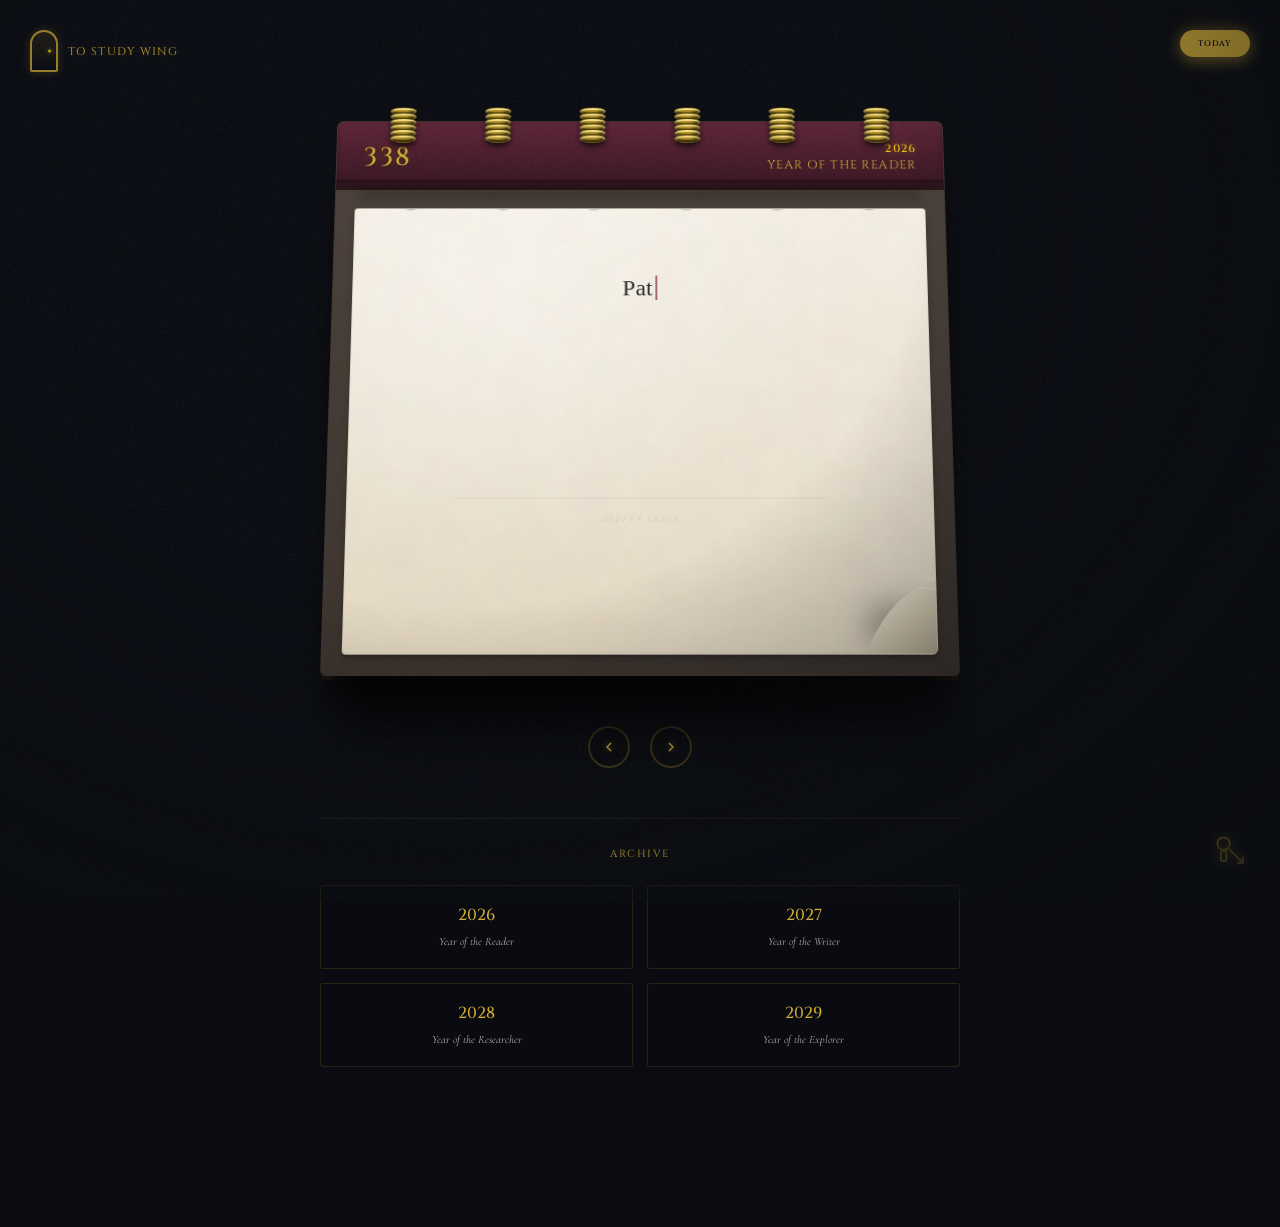
<file: pattern-thoughts.html>
<!DOCTYPE html>
<html lang="en">
<head>
    <meta charset="UTF-8">
    <meta name="viewport" content="width=device-width, initial-scale=1.0">
    <title>Pattern Thoughts | MetaVoxa Atrium</title>
    <link rel="preconnect" href="https://fonts.googleapis.com">
    <link rel="preconnect" href="https://fonts.gstatic.com" crossorigin>
    <link href="https://fonts.googleapis.com/css2?family=Cinzel:wght@300;400;500;600&family=Cormorant+Garamond:ital,wght@0,300;0,400;0,500;0,600;1,400;1,500&family=Playfair+Display:ital,wght@0,400;0,500;1,400&family=IBM+Plex+Mono:wght@300;400&display=swap" rel="stylesheet">
    <style>
        :root {
            --bg-deep: #0A0C12;
            --bg-mid: #0D1117;
            --gold-bright: #FFD700;
            --gold-rich: #D4AF37;
            --gold-honey: #C9A227;
            --gold-mid: #B8941F;
            --gold-aged: #9A7B0A;
            --gold-dark: #6B5308;
            --gold-shadow: #3D2F05;
            --board-taupe: #5A5045;
            --board-mid: #4A4039;
            --board-dark: #3A322C;
            --board-edge: #252018;
            --header-oxblood: #4A1C2C;
            --header-dark: #351520;
            --header-light: #5D2438;
            --paper-cream: #F5F0E6;
            --paper-warm: #EDE4D3;
            --paper-shadow: #E5DAC3;
            --paper-edge: #D9D0B8;
            --text-deep: #2A2528;
            --text-soft: #4A4540;
            --burgundy: #6B0F1A;
            --burgundy-ghost: rgba(107, 15, 26, 0.12);
        }
        * { margin: 0; padding: 0; box-sizing: border-box; }
        body {
            font-family: 'Cormorant Garamond', serif;
            min-height: 100vh;
            overflow-x: hidden;
            background: var(--bg-deep);
            color: var(--text-deep);
            opacity: 0;
            animation: fadeInRoom 2.5s ease-out forwards;
        }
        @keyframes fadeInRoom { 0% { opacity: 0; } 100% { opacity: 1; } }
        .vignette-overlay {
            position: fixed; top: 0; left: 0; width: 100%; height: 100%;
            pointer-events: none; z-index: 1000;
            background: radial-gradient(ellipse at 35% 25%, transparent 0%, transparent 40%, rgba(10, 12, 16, 0.8) 100%);
        }
        .grain-overlay {
            position: fixed; top: 0; left: 0; width: 100%; height: 100%;
            pointer-events: none; z-index: 999; opacity: 0.04;
            background-image: url("data:image/svg+xml,%3Csvg viewBox='0 0 400 400' xmlns='http://www.w3.org/2000/svg'%3E%3Cfilter id='noiseFilter'%3E%3CfeTurbulence type='fractalNoise' baseFrequency='0.8' numOctaves='4' stitchTiles='stitch'/%3E%3C/filter%3E%3Crect width='100%25' height='100%25' filter='url(%23noiseFilter)'/%3E%3C/svg%3E");
        }
        .exit-door {
            position: fixed; top: 30px; left: 30px; z-index: 200;
            text-decoration: none; display: flex; align-items: center; gap: 10px;
            opacity: 0.7; transition: all 0.4s ease;
        }
        .exit-door:hover { opacity: 1; filter: drop-shadow(0 0 8px rgba(212, 175, 55, 0.6)); }
        .door-icon {
            width: 28px; height: 42px; border: 2px solid var(--gold-rich);
            border-radius: 14px 14px 2px 2px; position: relative;
            background: linear-gradient(to bottom, rgba(212, 175, 55, 0.15), transparent);
            box-shadow: 0 0 10px rgba(212, 175, 55, 0.3);
        }
        .door-icon::after {
            content: ''; position: absolute; right: 5px; top: 50%; transform: translateY(-50%);
            width: 3px; height: 3px; background: var(--gold-bright); border-radius: 50%;
            box-shadow: 0 0 4px var(--gold-bright);
        }
        .exit-text {
            font-family: 'Cinzel', serif; font-size: 0.7rem; color: var(--gold-rich);
            letter-spacing: 0.1em; text-transform: uppercase; font-weight: 500;
            text-shadow: 0 0 10px rgba(212, 175, 55, 0.4);
        }
        .the-key {
            position: fixed; bottom: 30px; right: 30px; z-index: 200;
            width: 44px; height: 44px; cursor: pointer;
            transition: transform 0.4s ease; opacity: 0.8;
            filter: drop-shadow(0 0 12px rgba(212, 175, 55, 0.5));
        }
        .the-key:hover { transform: rotate(90deg); opacity: 1; filter: drop-shadow(0 0 20px rgba(255, 215, 0, 0.8)); }
        .key-icon { width: 100%; height: 100%; fill: none; stroke: var(--gold-rich); stroke-width: 2; filter: drop-shadow(0 0 4px rgba(212, 175, 55, 0.6)); }
        .key-menu {
            position: fixed; bottom: 90px; right: 30px; z-index: 199;
            background: rgba(10, 12, 16, 0.95); border: 2px solid var(--gold-rich);
            border-radius: 4px; padding: 20px; min-width: 200px;
            opacity: 0; visibility: hidden; transform: translateY(10px);
            transition: all 0.3s ease; backdrop-filter: blur(10px);
            box-shadow: 0 0 30px rgba(0, 0, 0, 0.8), 0 0 15px rgba(212, 175, 55, 0.2);
        }
        .key-menu.active { opacity: 1; visibility: visible; transform: translateY(0); }
        .key-menu h3 {
            font-family: 'Cinzel', serif; font-size: 0.8rem; color: var(--gold-rich);
            margin-bottom: 15px; letter-spacing: 0.1em;
            border-bottom: 1px solid rgba(212, 175, 55, 0.4); padding-bottom: 10px; font-weight: 600;
        }
        .key-menu a {
            display: block; color: var(--paper-warm); text-decoration: none;
            padding: 8px 0; font-size: 0.9rem; transition: all 0.3s ease;
            border-bottom: 1px solid rgba(212, 175, 55, 0.15);
        }
        .key-menu a:hover { color: var(--gold-bright); padding-left: 5px; text-shadow: 0 0 8px rgba(255, 215, 0, 0.5); }
        .pattern-container { max-width: 680px; margin: 0 auto; padding: 100px 20px 140px; position: relative; z-index: 50; }
        .calendar-wrapper { perspective: 1400px; margin-bottom: 50px; position: relative; }
        .calendar-base {
            background: linear-gradient(180deg, var(--board-taupe) 0%, var(--board-mid) 50%, var(--board-dark) 100%);
            border-radius: 8px 8px 6px 6px; padding: 0;
            box-shadow: 0 60px 40px -20px rgba(0, 0, 0, 0.9), 0 30px 20px -10px rgba(0, 0, 0, 0.7), 0 80px 60px -30px rgba(0, 0, 0, 0.5), 0 4px 0 var(--board-edge), inset 0 1px 0 rgba(255, 255, 255, 0.03);
            position: relative; border: 1px solid rgba(60, 50, 45, 0.9); overflow: visible;
            transform: rotateX(8deg); transform-origin: center bottom;
        }
        .board-header {
            background: linear-gradient(180deg, var(--header-light) 0%, var(--header-oxblood) 50%, var(--header-dark) 100%);
            border-radius: 8px 8px 0 0; padding: 20px 28px 16px; position: relative;
            border-bottom: 1px solid rgba(20, 10, 15, 0.9); box-shadow: inset 0 -2px 4px rgba(0, 0, 0, 0.3);
        }
        .board-header::after {
            content: ''; position: absolute; left: 0; right: 0; bottom: 0; height: 10px;
            background: linear-gradient(180deg, rgba(0, 0, 0, 0.35), transparent); pointer-events: none;
        }
        .calendar-header-info { display: flex; justify-content: space-between; align-items: center; position: relative; z-index: 2; }
        .pattern-number-display {
            font-family: 'Cinzel', serif; font-size: 1.7rem; color: var(--gold-rich);
            letter-spacing: 0.1em; font-weight: 500;
            text-shadow: 0 2px 4px rgba(0, 0, 0, 0.5), 0 0 10px rgba(212, 175, 55, 0.3);
        }
        .year-display { font-family: 'Cinzel', serif; font-size: 0.6rem; color: var(--gold-honey); letter-spacing: 0.12em; text-transform: uppercase; text-align: right; }
        .year-display .year-num { display: block; font-size: 0.75rem; color: var(--gold-bright); margin-bottom: 2px; font-weight: 500; text-shadow: 0 0 8px rgba(255, 215, 0, 0.4); }
        .year-display .year-name { font-size: 0.8rem; color: var(--gold-rich); display: block; font-weight: 400; }
        .spiral-binding { position: absolute; top: -16px; left: 50%; transform: translateX(-50%); display: flex; gap: 68px; z-index: 30; pointer-events: none; }
        .spiral-coil { position: relative; width: 32px; height: 44px; }
        .spiral-coil::before { content: ''; position: absolute; left: 50%; top: 14px; transform: translateX(-50%); width: 16px; height: 28px; background: rgba(0, 0, 0, 0.5); filter: blur(4px); z-index: -1; }
        .coil-stack { position: relative; width: 100%; height: 100%; }
        .coil-loop { position: absolute; left: 50%; transform: translateX(-50%); width: 28px; height: 9px; border-radius: 50%; background: linear-gradient(180deg, #FFF8DC 0%, #FFD700 8%, #D4AF37 25%, #B8941F 50%, #8B6914 75%, #4A3A0C 100%); box-shadow: 0 3px 5px rgba(0, 0, 0, 0.5), inset 0 1px 2px rgba(255, 255, 255, 0.6), inset 0 -2px 2px rgba(0, 0, 0, 0.6); border: 1px solid rgba(60, 50, 20, 0.7); }
        .coil-loop::before { content: ''; position: absolute; inset: 1px 4px 4px; border-radius: 50%; background: linear-gradient(180deg, rgba(255, 255, 255, 0.9) 0%, rgba(255, 248, 220, 0.4) 30%, transparent 60%, rgba(0, 0, 0, 0.2) 100%); }
        .coil-loop::after { content: ''; position: absolute; right: 2px; top: 2px; bottom: 2px; width: 8px; border-radius: 0 50% 50% 0; background: linear-gradient(90deg, transparent, rgba(0, 0, 0, 0.4)); }
        .coil-loop:nth-child(1) { top: 0; } .coil-loop:nth-child(2) { top: 6px; } .coil-loop:nth-child(3) { top: 12px; } .coil-loop:nth-child(4) { top: 18px; } .coil-loop:nth-child(5) { top: 24px; } .coil-loop:nth-child(6) { top: 30px; }
        .board-body { padding: 18px; background: linear-gradient(180deg, var(--board-mid) 0%, var(--board-dark) 100%); border-radius: 0 0 6px 6px; position: relative; }
        .board-body::before { content: ''; position: absolute; top: 0; left: 24px; right: 24px; height: 15px; background: linear-gradient(180deg, rgba(0, 0, 0, 0.4), transparent); filter: blur(6px); pointer-events: none; }
        .flip-container { position: relative; transform-style: preserve-3d; transition: transform 0.8s cubic-bezier(0.4, 0, 0.2, 1); }
        .flip-container.flipping { animation: flipPage 1s ease-in-out; }
        @keyframes flipPage { 0% { transform: rotateX(0deg); } 50% { transform: rotateX(-90deg); } 100% { transform: rotateX(0deg); } }
        .calendar-page {
            background: radial-gradient(ellipse at 25% 20%, rgba(255, 255, 255, 0.4) 0%, transparent 50%), linear-gradient(180deg, var(--paper-cream) 0%, var(--paper-warm) 60%, var(--paper-shadow) 100%);
            border-radius: 4px 4px 6px 4px; padding: 44px 40px 48px;
            box-shadow: 0 2px 0 rgba(0, 0, 0, 0.1), 0 4px 0 rgba(0, 0, 0, 0.05), 0 6px 12px rgba(0, 0, 0, 0.15), 2px 2px 8px rgba(0, 0, 0, 0.08), inset 0 1px 0 rgba(255, 255, 255, 0.9), inset 0 -1px 0 rgba(127, 99, 70, 0.1);
            position: relative; min-height: 380px; overflow: hidden; border: 1px solid rgba(180, 165, 145, 0.3); margin: 2px;
        }
        .calendar-page::before { content: ''; position: absolute; inset: 0; background-image: url("data:image/svg+xml,%3Csvg viewBox='0 0 300 300' xmlns='http://www.w3.org/2000/svg'%3E%3Cfilter id='paperGrain'%3E%3CfeTurbulence type='fractalNoise' baseFrequency='0.04' numOctaves='6'/%3E%3C/filter%3E%3Crect width='100%25' height='100%25' filter='url(%23paperGrain)' opacity='0.05'/%3E%3C/svg%3E"); pointer-events: none; opacity: 0.8; mix-blend-mode: multiply; }
        .page-curl { position: absolute; bottom: -2px; right: -2px; width: 90px; height: 90px; pointer-events: none; z-index: 20; }
        .page-curl::before { content: ''; position: absolute; right: 10px; bottom: 10px; width: 56px; height: 34px; background: rgba(20, 16, 12, 0.35); filter: blur(12px); transform: rotate(-8deg); border-radius: 50%; box-shadow: -8px -8px 20px rgba(0, 0, 0, 0.3); }
        .curl-fold { position: absolute; right: -1px; bottom: -1px; width: 76px; height: 76px; overflow: hidden; clip-path: path("M 76 76 L 76 0 Q 56 5 42 16 Q 18 34 0 76 Z"); background: linear-gradient(135deg, #F2EBD8 0%, #E2D8C0 45%, #D2C6A8 100%); box-shadow: -4px -5px 10px rgba(60, 50, 40, 0.15), inset 1px 1px 0 rgba(255, 255, 255, 0.5); }
        .curl-fold::before { content: ''; position: absolute; inset: 0; background: linear-gradient(145deg, rgba(255, 255, 255, 0.4) 0%, rgba(255, 255, 255, 0.1) 30%, rgba(100, 80, 60, 0.08) 60%, rgba(60, 50, 40, 0.2) 100%); clip-path: path("M 76 76 L 76 0 Q 56 5 42 16 Q 18 34 0 76 Z"); }
        .curl-fold::after { content: ''; position: absolute; left: 8px; top: 6px; width: 68px; height: 68px; border-top: 1px solid rgba(255, 255, 255, 0.4); border-left: 1px solid rgba(255, 255, 255, 0.15); border-radius: 0 0 0 100%; transform: rotate(5deg); }
        .curl-under { position: absolute; right: 0; bottom: 0; width: 62px; height: 62px; clip-path: path("M 62 62 L 62 0 Q 46 7 35 16 Q 16 31 0 62 Z"); background: linear-gradient(135deg, #D9D0B8 0%, #C9C0A0 55%, #B9B090 100%); opacity: 0.95; transform: translate(5px, 5px); filter: saturate(0.85); }
        .ring-holes { position: absolute; top: -8px; left: 50%; transform: translateX(-50%); display: flex; gap: 68px; z-index: 25; pointer-events: none; }
        .ring-hole { width: 28px; height: 12px; position: relative; }
        .ring-hole::before { content: ''; position: absolute; top: 2px; left: 50%; transform: translateX(-50%); width: 20px; height: 8px; background: radial-gradient(ellipse at center, rgba(0, 0, 0, 0.6) 0%, transparent 70%); border-radius: 50%; }
        .ghost-connections { position: absolute; top: 0; left: 0; right: 0; bottom: 0; pointer-events: none; overflow: hidden; opacity: 0; transition: opacity 0.6s ease; }
        .calendar-page:hover .ghost-connections { opacity: 1; }
        .ghost-line { position: absolute; height: 1px; background: linear-gradient(90deg, transparent, var(--burgundy-ghost), transparent); }
        .pattern-content { text-align: center; position: relative; z-index: 10; }
        .pattern-title { font-family: 'Playfair Display', serif; font-size: clamp(1.15rem, 2.8vw, 1.5rem); line-height: 1.5; margin-bottom: 32px; color: var(--text-deep); min-height: 80px; display: flex; align-items: center; justify-content: center; font-weight: 400; letter-spacing: 0.01em; }
        .cursor { display: inline-block; width: 2px; height: 1.1em; background: var(--burgundy); margin-left: 3px; animation: blink 1s infinite; vertical-align: middle; opacity: 0.6; }
        .cursor.hidden { display: none; }
        @keyframes blink { 0%, 45% { opacity: 0.6; } 50%, 100% { opacity: 0; } }
        .pattern-body { font-family: 'Cormorant Garamond', serif; font-size: clamp(0.9rem, 1.9vw, 1.05rem); line-height: 1.8; color: var(--text-soft); opacity: 0.92; margin-bottom: 36px; min-height: 110px; }
        .deeper-layer { font-family: 'Cormorant Garamond', serif; font-style: italic; font-size: 0.8rem; line-height: 1.65; color: var(--burgundy-ghost); text-align: center; max-width: 380px; margin: 0 auto; padding: 14px 20px; border-top: 1px solid rgba(107, 15, 26, 0.08); transition: all 0.4s ease; cursor: help; }
        .deeper-layer:hover { color: var(--burgundy); font-weight: 500; background: rgba(107, 15, 26, 0.025); }
        .deeper-label { font-family: 'Cinzel', serif; font-size: 0.5rem; text-transform: uppercase; letter-spacing: 0.25em; color: var(--burgundy-ghost); margin-bottom: 6px; display: block; transition: color 0.4s ease; }
        .deeper-layer:hover .deeper-label { color: var(--burgundy); }
        .substack-connection { margin-top: 24px; text-align: center; opacity: 0; transform: translateY(10px); transition: all 0.6s ease; }
        .substack-connection.visible { opacity: 1; transform: translateY(0); }
        .substack-link { display: inline-flex; align-items: center; gap: 10px; padding: 10px 24px; border: 2px solid var(--gold-rich); color: var(--text-soft); text-decoration: none; font-family: 'Cinzel', serif; font-size: 0.55rem; letter-spacing: 0.12em; text-transform: uppercase; transition: all 0.4s ease; background: rgba(212, 175, 55, 0.05); border-radius: 2px; font-weight: 500; }
        .substack-link:hover { background: var(--gold-rich); color: var(--bg-deep); border-color: var(--gold-bright); box-shadow: 0 0 20px rgba(212, 175, 55, 0.5); }
        .substack-icon { width: 12px; height: 12px; fill: currentColor; }
        .pattern-nav { display: flex; justify-content: center; gap: 20px; margin-top: 30px; }
        .nav-btn { width: 42px; height: 42px; border: 2px solid rgba(212, 175, 55, 0.3); background: rgba(10, 12, 16, 0.3); cursor: pointer; display: flex; align-items: center; justify-content: center; transition: all 0.3s ease; border-radius: 50%; }
        .nav-btn:hover { border-color: var(--gold-bright); background: rgba(212, 175, 55, 0.1); transform: scale(1.05); box-shadow: 0 0 15px rgba(212, 175, 55, 0.4); }
        .nav-btn svg { width: 16px; height: 16px; stroke: var(--gold-rich); stroke-width: 2; fill: none; filter: drop-shadow(0 0 3px rgba(212, 175, 55, 0.5)); }
        .archive-section { margin-top: 50px; padding-top: 28px; border-top: 1px solid rgba(212, 175, 55, 0.12); }
        .archive-header { text-align: center; margin-bottom: 24px; }
        .archive-header h3 { font-family: 'Cinzel', serif; font-size: 0.65rem; color: var(--gold-rich); letter-spacing: 0.14em; text-transform: uppercase; font-weight: 500; text-shadow: 0 0 8px rgba(212, 175, 55, 0.3); }
        .year-grid { display: grid; grid-template-columns: repeat(2, 1fr); gap: 14px; margin-bottom: 20px; }
        .year-item { background: rgba(10, 12, 16, 0.35); border: 1px solid rgba(212, 175, 55, 0.15); padding: 18px; text-align: center; cursor: pointer; transition: all 0.4s ease; border-radius: 3px; }
        .year-item:hover { border-color: var(--gold-rich); background: rgba(212, 175, 55, 0.08); transform: translateY(-2px); box-shadow: 0 4px 12px rgba(0, 0, 0, 0.3), 0 0 15px rgba(212, 175, 55, 0.2); }
        .year-item.active { background: rgba(212, 175, 55, 0.12); border-color: var(--gold-bright); box-shadow: 0 0 20px rgba(212, 175, 55, 0.3); }
        .year-item .year-num { font-family: 'Cinzel', serif; font-size: 1rem; color: var(--gold-rich); display: block; margin-bottom: 4px; font-weight: 500; }
        .year-item .year-name { font-family: 'Cormorant Garamond', serif; font-size: 0.7rem; color: var(--paper-warm); font-style: italic; opacity: 0.75; }
        .days-grid { display: none; grid-template-columns: repeat(auto-fill, minmax(44px, 1fr)); gap: 4px; max-height: 180px; overflow-y: auto; padding: 14px; background: rgba(10, 12, 16, 0.2); border-radius: 3px; border: 1px solid rgba(212, 175, 55, 0.08); }
        .days-grid.active { display: grid; }
        .day-item { aspect-ratio: 1; border: 1px solid rgba(212, 175, 55, 0.1); display: flex; align-items: center; justify-content: center; font-family: 'Cinzel', serif; font-size: 0.5rem; color: var(--paper-warm); cursor: pointer; transition: all 0.3s ease; background: rgba(255, 255, 255, 0.01); border-radius: 2px; }
        .day-item:hover { border-color: var(--gold-rich); background: rgba(212, 175, 55, 0.08); }
        .day-item.today { background: var(--gold-rich); color: var(--bg-deep); border-color: var(--gold-bright); font-weight: 600; box-shadow: 0 0 10px rgba(212, 175, 55, 0.5); }
        .day-item.selected { background: rgba(212, 175, 55, 0.2); border-color: var(--gold-bright); }
        .giscus-container { margin-top: 40px; padding: 24px; background: rgba(10, 12, 16, 0.15); border-radius: 4px; border: 1px solid rgba(212, 175, 55, 0.08); }
        .giscus-header { text-align: center; margin-bottom: 20px; }
        .giscus-header h4 { font-family: 'Cinzel', serif; font-size: 0.6rem; color: var(--gold-rich); letter-spacing: 0.1em; text-transform: uppercase; font-weight: 500; }
        .giscus-archived { text-align: center; padding: 24px; font-style: italic; color: var(--gold-aged); opacity: 0.6; font-size: 0.8rem; line-height: 1.6; }
        .giscus-archived strong { color: var(--gold-rich); font-weight: 400; }
        .today-marker { position: fixed; top: 30px; right: 30px; background: var(--gold-rich); color: var(--bg-deep); padding: 8px 18px; border-radius: 20px; font-family: 'Cinzel', serif; font-size: 0.5rem; letter-spacing: 0.1em; text-transform: uppercase; z-index: 150; box-shadow: 0 4px 15px rgba(212, 175, 55, 0.4), 0 0 20px rgba(212, 175, 55, 0.3); font-weight: 600; }
        @media (max-width: 768px) {
            .board-header { padding: 16px 20px 12px; }
            .board-body { padding: 14px; }
            .calendar-page { padding: 32px 26px 36px; min-height: 340px; }
            .spiral-binding { gap: 48px; top: -14px; }
            .spiral-coil { width: 26px; height: 38px; }
            .coil-loop { width: 22px; height: 8px; }
            .coil-loop:nth-child(1) { top: 0; } .coil-loop:nth-child(2) { top: 5px; } .coil-loop:nth-child(3) { top: 10px; } .coil-loop:nth-child(4) { top: 15px; } .coil-loop:nth-child(5) { top: 20px; } .coil-loop:nth-child(6) { top: 25px; }
            .year-grid { grid-template-columns: 1fr; }
            .page-curl { width: 70px; height: 70px; }
            .curl-fold { width: 60px; height: 60px; }
            .curl-under { width: 50px; height: 50px; }
        }
    </style>
<base target="_blank">
</head>
<body>
    <div class="vignette-overlay"></div>
    <div class="grain-overlay"></div>
    <div class="today-marker" id="todayMarker">Today</div>
    <a href="index.html" class="exit-door"><div class="door-icon"></div><span class="exit-text">To Study Wing</span></a>
    <div class="the-key" id="theKey"><svg class="key-icon" viewBox="0 0 50 50"><circle cx="20" cy="20" r="7"/><path d="M26 26 L42 42 M42 42 L35 42 M42 42 L42 35"/><rect x="17" y="28" width="6" height="12" rx="1"/></svg></div>
    <div class="key-menu" id="keyMenu"><h3>The Palace</h3><a href="index.html">The Lobby</a><a href="reading-room.html">Reading Room</a><a href="star-of-the-month.html">Star of the Month</a><a href="pattern-thoughts.html">Pattern Thoughts</a></div>
    <main class="pattern-container">
        <div class="calendar-wrapper">
            <div class="calendar-base">
                <div class="board-header">
                    <div class="spiral-binding">
                        <div class="spiral-coil"><div class="coil-stack"><div class="coil-loop"></div><div class="coil-loop"></div><div class="coil-loop"></div><div class="coil-loop"></div><div class="coil-loop"></div><div class="coil-loop"></div></div></div>
                        <div class="spiral-coil"><div class="coil-stack"><div class="coil-loop"></div><div class="coil-loop"></div><div class="coil-loop"></div><div class="coil-loop"></div><div class="coil-loop"></div><div class="coil-loop"></div></div></div>
                        <div class="spiral-coil"><div class="coil-stack"><div class="coil-loop"></div><div class="coil-loop"></div><div class="coil-loop"></div><div class="coil-loop"></div><div class="coil-loop"></div><div class="coil-loop"></div></div></div>
                        <div class="spiral-coil"><div class="coil-stack"><div class="coil-loop"></div><div class="coil-loop"></div><div class="coil-loop"></div><div class="coil-loop"></div><div class="coil-loop"></div><div class="coil-loop"></div></div></div>
                        <div class="spiral-coil"><div class="coil-stack"><div class="coil-loop"></div><div class="coil-loop"></div><div class="coil-loop"></div><div class="coil-loop"></div><div class="coil-loop"></div><div class="coil-loop"></div></div></div>
                        <div class="spiral-coil"><div class="coil-stack"><div class="coil-loop"></div><div class="coil-loop"></div><div class="coil-loop"></div><div class="coil-loop"></div><div class="coil-loop"></div><div class="coil-loop"></div></div></div>
                    </div>
                    <div class="calendar-header-info">
                        <div class="pattern-number-display" id="patternNumber"></div>
                        <div class="year-display"><span class="year-num" id="yearNum">2026</span><span class="year-name" id="yearName">Year of the Reader</span></div>
                    </div>
                </div>
                <div class="board-body">
                    <div class="flip-container" id="flipContainer">
                        <div class="calendar-page" id="calendarPage">
                            <div class="ring-holes"><div class="ring-hole"></div><div class="ring-hole"></div><div class="ring-hole"></div><div class="ring-hole"></div><div class="ring-hole"></div><div class="ring-hole"></div></div>
                            <div class="ghost-connections" id="ghostConnections"></div>
                            <div class="page-curl"><div class="curl-under"></div><div class="curl-fold"></div></div>
                            <div class="pattern-content">
                                <h2 class="pattern-title" id="patternTitle"><span id="titleText"></span><span class="cursor hidden" id="cursor"></span></h2>
                                <div class="pattern-body" id="patternBody"></div>
                                <div class="deeper-layer" id="deeperLayer"><span class="deeper-label">Deeper Layer</span><span id="deeperText"></span></div>
                            </div>
                            <div class="substack-connection" id="substackSection">
                                <a href="https://substack.com/@metavoxa" class="substack-link" id="substackBtn" target="_blank">
                                    <svg class="substack-icon" viewBox="0 0 24 24" fill="currentColor"><path d="M22.539 8.242H1.46V5.61h21.08v2.633zM1.46 10.812v11.19l10.054 5.013 10.053-5.013V10.811H1.46zm18.14 9.59l-8.086 4.037-8.086-4.037v-7.876h16.172v7.876z"/></svg>
                                    Continue on Substack
                                </a>
                            </div>
                        </div>
                    </div>
                </div>
            </div>
        </div>
        <div class="pattern-nav">
            <button class="nav-btn" id="prevBtn" onclick="navigatePattern(-1)"><svg viewBox="0 0 24 24"><path d="M15 18l-6-6 6-6"/></svg></button>
            <button class="nav-btn" id="nextBtn" onclick="navigatePattern(1)"><svg viewBox="0 0 24 24"><path d="M9 18l6-6-6-6"/></svg></button>
        </div>
        <div class="archive-section">
            <div class="archive-header"><h3>Archive</h3></div>
            <div class="year-grid" id="yearGrid">
                <div class="year-item" data-year="2026" onclick="selectYear(2026)"><span class="year-num">2026</span><span class="year-name">Year of the Reader</span></div>
                <div class="year-item" data-year="2027" onclick="selectYear(2027)"><span class="year-num">2027</span><span class="year-name">Year of the Writer</span></div>
                <div class="year-item" data-year="2028" onclick="selectYear(2028)"><span class="year-num">2028</span><span class="year-name">Year of the Researcher</span></div>
                <div class="year-item" data-year="2029" onclick="selectYear(2029)"><span class="year-num">2029</span><span class="year-name">Year of the Explorer</span></div>
            </div>
            <div class="days-grid" id="daysGrid"></div>
        </div>

    </main>
    <script>
        const patternThoughts=[{number:"001",title:"The silence between words is where meaning lives.",body:"We fill our days with noise—notifications, opinions, the endless scroll. But meaning doesn't arrive announced. It slips in during the pause. The breath between sentences. The moment before you respond. Today, notice where you rush to fill the quiet. What might be waiting there?",deeper:"The quietest people often have the loudest minds.",connections:["015","042","089"],substackUrl:"https://substack.com/@metavoxa"},{number:"002",title:"You are not late. The world is just early.",body:"We measure ourselves against clocks that were never ours. Someone else's timeline. Someone else's finish line. But growth has its own rhythm. The seed doesn't apologize for taking time to break soil. The river doesn't rush to reach the sea.",deeper:"The most interesting people took the scenic route.",connections:["027","056","103"],substackUrl:""},{number:"003",title:"Patterns don't repeat because we're stuck. They repeat because we're still learning.",body:"That same argument. That same dead-end job. That same fear, wearing a new face. You're not broken. You're in school. The universe is a patient teacher, and it will keep presenting the lesson until you pass it.",deeper:"Your triggers are your teachers in disguise.",connections:["007","019","034"],substackUrl:""},{number:"004",title:"The mind that seeks answers is the same mind that invents the questions.",body:"We believe we're searching for truth. But mostly, we're searching for confirmation. The mind is a pattern-matching machine, and it will find what it's programmed to find. Ask better questions.",deeper:"The quality of your life is the quality of your questions.",connections:["012","028","067"],substackUrl:"https://substack.com/@metavoxa"},{number:"005",title:"What you notice first in others is what you've forgotten in yourself.",body:"That person who annoys you—what do they reflect? The show-off mirrors your hidden desire to be seen. The pessimist reflects your unacknowledged fears. Everyone is your mirror.",deeper:"Judgment is just unrecognized self-judgment, projected outward.",connections:["008","023","045"],substackUrl:""},{number:"006",title:"Not everything that falls apart was meant to stay together.",body:"We spend enormous energy trying to repair things that were never built for us. The relationship. The plan. The version of yourself you outgrew three years ago. Some collapse is architecture.",deeper:"Letting go isn't failure. It's selection.",connections:["011","029","058"],substackUrl:""},{number:"007",title:"You have been carrying someone else's emergency as if it were your own.",body:"Urgency is contagious. Someone else's panic can colonize your whole nervous system before you realize it isn't yours. Most of what feels like crisis is just noise traveling at speed.",deeper:"Not every fire needs a firefighter. Some fires need to burn.",connections:["003","016","031"],substackUrl:""},{number:"008",title:"The version of you that needed to be understood has already been understood.",body:"You waited years for someone to see it—the depth, the complexity, the reason behind the behavior. They didn't. You survived anyway. You built yourself without the blueprint being validated.",deeper:"Your truth doesn't require a witness to be real.",connections:["005","024","052"],substackUrl:""},{number:"009",title:"Your body knows before your mind catches up.",body:"The tightness in your chest before the meeting. The way your stomach dropped when they said yes. The inexplicable calm in the chaos. Your body is running calculations your conscious mind hasn't started yet.",deeper:"Intuition is pattern recognition without the explanation.",connections:["014","037","071"],substackUrl:""},{number:"010",title:"Rest is not a reward. It is a requirement.",body:"We have built economies around the idea that exhaustion is proof of commitment. That the person who sleeps less wants it more. But the mind that is always running is the mind that starts making the same mistakes.",deeper:"The tired version of you is not the real you making decisions.",connections:["018","043","076"],substackUrl:""},{number:"011",title:"The thing you keep almost saying is the most important thing.",body:"You rehearse it in the shower. You type it and delete it. You start the sentence and pivot to something safer. That almost-said thing is a door. On the other side is either the conversation that changes everything.",deeper:"The unspoken thing doesn't disappear. It goes underground and grows teeth.",connections:["006","022","048"],substackUrl:""},{number:"012",title:"Anger is grief that forgot it was sad.",body:"We are taught that anger is the strong emotion and sadness is the weak one. So we convert. We armor the loss. We clench it into fury because fury feels like power. But underneath every sustained anger is a wound.",deeper:"Behind most rage is a very old hurt asking to be held.",connections:["004","025","061"],substackUrl:""},{number:"013",title:"You will outgrow people who genuinely loved you. That is not a tragedy.",body:"Growth is not always betrayal. Sometimes the most loving thing that happens is the quiet expansion that makes an old container feel wrong. It doesn't mean the love was false.",deeper:"Some relationships are meant to be chapters, not the whole book.",connections:["019","033","054"],substackUrl:""},{number:"014",title:"What you believe about money is what you believe about your worth.",body:"The way you underprice yourself. The way you hesitate before the ask. The way you feel vaguely guilty spending on things you love. These aren't financial habits. They are self-worth in disguise.",deeper:"You can't build abundance on a foundation of scarcity.",connections:["009","028","067"],substackUrl:""},{number:"015",title:"The version of yourself you're ashamed of was doing its best.",body:"You made the decision with the information you had. You coped the only way you knew how at the time. You survived the season using the tools available. Shame insists that you should have known better earlier.",deeper:"Accountability without compassion is just cruelty with better branding.",connections:["001","035","078"],substackUrl:""},{number:"016",title:"Your nervous system is not broken. It is loyal.",body:"The hypervigilance. The shutting down. The fawn, the freeze, the flood. These are not personality defects. They are intelligent adaptations to environments that were not safe. The system worked.",deeper:"Healing is updating the software, not hating the old version for working.",connections:["007","041","082"],substackUrl:""},{number:"017",title:"Fine is the most dangerous word.",body:"Fine is what we say when we've given up on being understood. When the truth feels too large and we've run the calculation that it won't land anyway. Fine is a wall that looks like an open door.",deeper:"Fine is the abbreviation for: I don't trust you with the full truth.",connections:["001","044","091"],substackUrl:""}];
        for(let i=18;i<=365;i++){const num=i.toString().padStart(3,'0');patternThoughts.push({number:num,title:`Pattern Thought ${num}`,body:"This pattern thought is unfolding. Each day brings a new compression of intelligence—a thought that stands alone, sits through noise, and connects to others.",deeper:"The deeper layer reveals itself to those who sit with the question.",connections:[],substackUrl:""});}
        const yearConfig={2026:{name:"Reader",index:0},2027:{name:"Writer",index:1},2028:{name:"Researcher",index:2},2029:{name:"Explorer",index:3},2030:{name:"Reader",index:4,note:"(not the same person)"}};
        let currentIndex=0,selectedYear=2026,isTyping=false;
        function getTodayIndex(){const now=new Date(),start=new Date(2026,0,1),diff=now-start,dayIndex=Math.floor(diff/(1000*60*60*24));return Math.max(0,Math.min(dayIndex,364));}
        function getYearFromIndex(index){const yearOffset=Math.floor(index/365),baseYear=2026;return baseYear+yearOffset;}
        function sleep(ms){return new Promise(resolve=>setTimeout(resolve,ms));}
        async function typeText(element,text,speed=40){const cursor=document.getElementById('cursor');cursor.classList.remove('hidden');element.textContent='';isTyping=true;for(let i=0;i<text.length;i++){element.textContent+=text.charAt(i);await sleep(speed);}isTyping=false;}
        async function revealPatternSequentially(pattern){const cursor=document.getElementById('cursor'),year=getYearFromIndex(currentIndex),config=yearConfig[year];document.getElementById('patternNumber').textContent=pattern.number;await sleep(600);const yearNumEl=document.getElementById('yearNum');yearNumEl.textContent='';cursor.classList.remove('hidden');await typeText(yearNumEl,year.toString(),50);await sleep(400);const yearNameEl=document.getElementById('yearName');yearNameEl.style.opacity='0';yearNameEl.textContent=`Year of the ${config.name}`;if(config.note)yearNameEl.textContent+=` ${config.note}`;yearNameEl.style.transition='opacity 0.8s ease';await sleep(200);yearNameEl.style.opacity='1';await sleep(800);cursor.classList.remove('hidden');await typeText(document.getElementById('titleText'),pattern.title,35);await sleep(500);const bodyEl=document.getElementById('patternBody');bodyEl.textContent=pattern.body;bodyEl.style.opacity='0';bodyEl.style.transition='opacity 1.2s ease';await sleep(300);bodyEl.style.opacity='0.92';await sleep(1200);cursor.classList.add('hidden');document.getElementById('deeperText').textContent=pattern.deeper;await sleep(400);const substackSection=document.getElementById('substackSection'),substackBtn=document.getElementById('substackBtn');if(pattern.substackUrl){substackBtn.href=pattern.substackUrl;substackSection.classList.add('visible');}else{substackSection.classList.remove('visible');}}
        function renderGhostConnections(connections){const container=document.getElementById('ghostConnections');container.innerHTML='';connections.forEach((conn,i)=>{const line=document.createElement('div');line.className='ghost-line';line.style.top=`${25+(i*12)}%`;line.style.left='5%';line.style.width='90%';line.style.transform=`rotate(${(i-1)*3}deg)`;container.appendChild(line);});}
        async function renderPattern(index){if(isTyping)return;const pattern=patternThoughts[index],todayIndex=getTodayIndex(),isToday=index===todayIndex;const container=document.getElementById('flipContainer');container.classList.add('flipping');document.getElementById('yearName').style.opacity='0';document.getElementById('patternBody').style.opacity='0';document.getElementById('substackSection').classList.remove('visible');await sleep(400);await revealPatternSequentially(pattern);renderGhostConnections(pattern.connections);updateGiscus(pattern.number,isToday,todayIndex,index);updateArchiveSelection(index);container.classList.remove('flipping');currentIndex=index;selectedYear=getYearFromIndex(index);}
        function updateGiscus(patternNum,isToday,todayIndex,currentIdx){const container=document.getElementById('giscus'),header=document.getElementById('giscusTitle');container.innerHTML='';if(isToday){header.textContent="Today's Reflection";const script=document.createElement('script');script.src="https://giscus.app/client.js";script.setAttribute('data-repo','semresident222-collab/metavoxa-study-wing');script.setAttribute('data-repo-id','R_kgDOR3nrxA');script.setAttribute('data-category','Pattern Thoughts');script.setAttribute('data-category-id','DIC_kwDOR3nrxM4C554W');script.setAttribute('data-mapping','specific');script.setAttribute('data-term',`pattern-thought-${patternNum}`);script.setAttribute('data-strict','0');script.setAttribute('data-reactions-enabled','1');script.setAttribute('data-emit-metadata','0');script.setAttribute('data-input-position','bottom');script.setAttribute('data-theme','preferred_color_scheme');script.setAttribute('data-lang','en');script.setAttribute('crossorigin','anonymous');script.async=true;container.appendChild(script);}else if(currentIdx<todayIndex){header.textContent="Archived Reflection";container.innerHTML=`<div class="giscus-archived"><strong>This pattern thought's discussion period has ended.</strong><br><br>The conversation is preserved in the archive.<br>You may view all previous comments and reactions,<br>but new replies are closed.</div>`;const script=document.createElement('script');script.src="https://giscus.app/client.js";script.setAttribute('data-repo','semresident222-collab/metavoxa-study-wing');script.setAttribute('data-repo-id','R_kgDOR3nrxA');script.setAttribute('data-category','Pattern Thoughts');script.setAttribute('data-category-id','DIC_kwDOR3nrxM4C554W');script.setAttribute('data-mapping','specific');script.setAttribute('data-term',`pattern-thought-${patternNum}`);script.setAttribute('data-strict','0');script.setAttribute('data-reactions-enabled','1');script.setAttribute('data-emit-metadata','0');script.setAttribute('data-input-position','bottom');script.setAttribute('data-theme','preferred_color_scheme');script.setAttribute('data-lang','en');script.setAttribute('crossorigin','anonymous');script.async=true;container.appendChild(script);}else{header.textContent="Future Pattern";container.innerHTML=`<div class="giscus-archived">This pattern thought has not yet been revealed.<br>Return on its designated day to participate in the discussion.</div>`;}}
        function selectYear(year){selectedYear=year;document.querySelectorAll('.year-item').forEach(item=>{item.classList.toggle('active',parseInt(item.dataset.year)===year);});const daysGrid=document.getElementById('daysGrid');daysGrid.innerHTML='';daysGrid.classList.add('active');const yearOffset=year-2026,startIndex=yearOffset*365,todayIndex=getTodayIndex();for(let i=0;i<365;i++){const dayIndex=startIndex+i;if(dayIndex>=patternThoughts.length)break;const dayItem=document.createElement('div');dayItem.className='day-item';dayItem.textContent=(i+1).toString().padStart(3,'0');if(dayIndex===todayIndex)dayItem.classList.add('today');if(dayIndex===currentIndex)dayItem.classList.add('selected');dayItem.onclick=()=>{renderPattern(dayIndex);document.getElementById('daysGrid').classList.remove('active');};daysGrid.appendChild(dayItem);}}
        function updateArchiveSelection(index){const year=getYearFromIndex(index);document.querySelectorAll('.year-item').forEach(item=>{item.classList.toggle('active',parseInt(item.dataset.year)===year);});document.querySelectorAll('.day-item').forEach((item,i)=>{const yearOffset=year-2026,dayIndex=(yearOffset*365)+i;item.classList.toggle('selected',dayIndex===index);});}
        function navigatePattern(direction){if(isTyping)return;const newIndex=currentIndex+direction;if(newIndex>=0&&newIndex<patternThoughts.length){renderPattern(newIndex);}}
        function checkMidnightFlip(){const now=new Date(),tomorrow=new Date(now);tomorrow.setDate(tomorrow.getDate()+1);tomorrow.setHours(0,0,0,0);const msUntilMidnight=tomorrow-now;setTimeout(()=>{const todayIndex=getTodayIndex();renderPattern(todayIndex);checkMidnightFlip();},msUntilMidnight);}
        document.getElementById('theKey').addEventListener('click',function(e){e.stopPropagation();document.getElementById('keyMenu').classList.toggle('active');});
        document.addEventListener('click',function(e){const key=document.getElementById('theKey'),menu=document.getElementById('keyMenu');if(!key.contains(e.target)&&!menu.contains(e.target)){menu.classList.remove('active');}});
        document.addEventListener('DOMContentLoaded',function(){const todayIndex=getTodayIndex();renderPattern(todayIndex);checkMidnightFlip();});
        document.addEventListener('keydown',function(e){if(e.key==='ArrowLeft')navigatePattern(-1);if(e.key==='ArrowRight')navigatePattern(1);});
    </script>
</body>
</html>
</file>
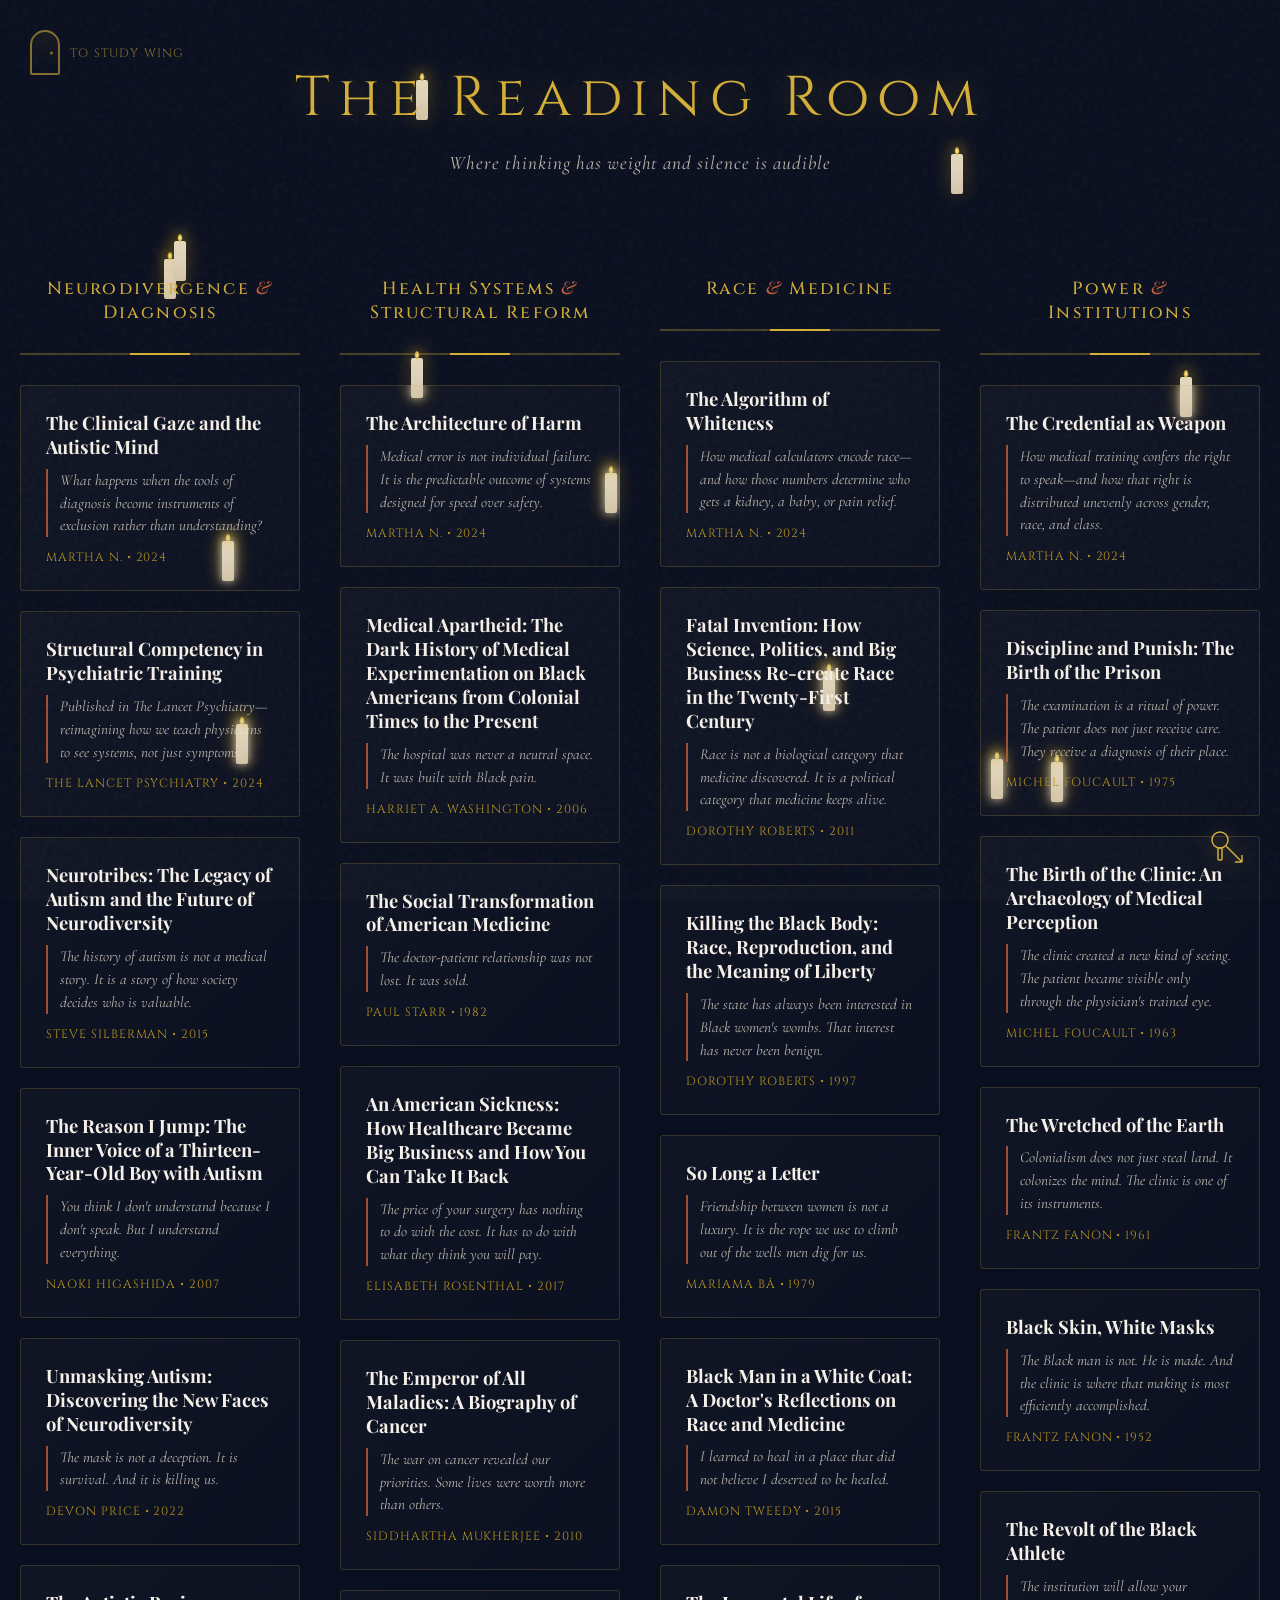
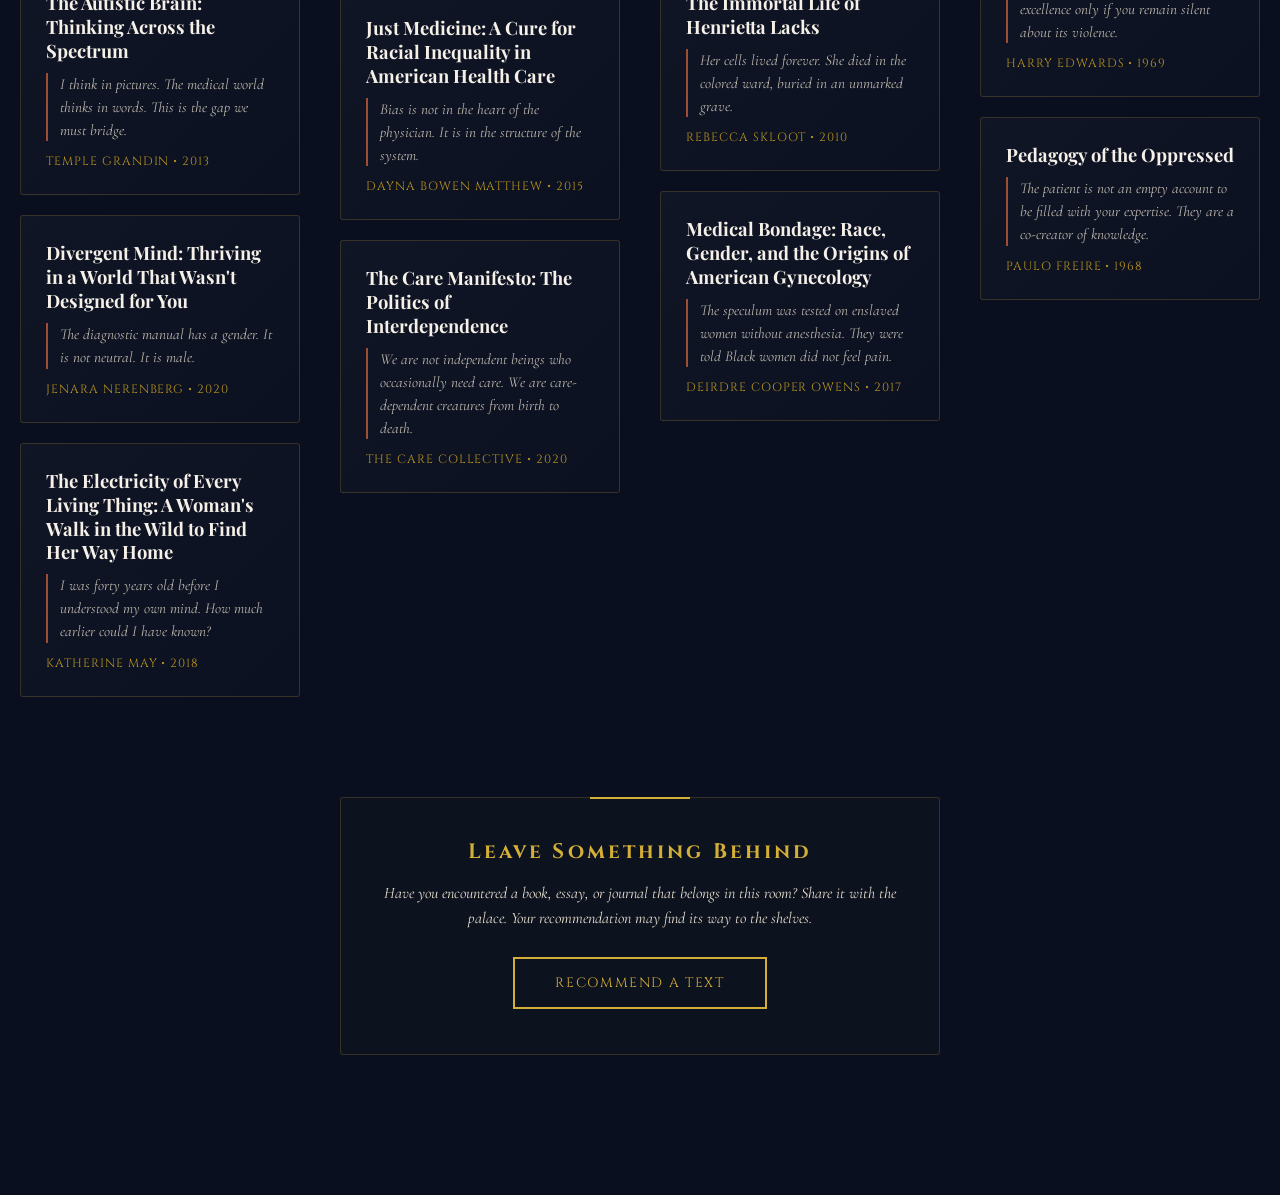
<file: reading-room.html>
<!DOCTYPE html>
<html lang="en">
<head>
    <meta charset="UTF-8">
    <meta name="viewport" content="width=device-width, initial-scale=1.0">
    <title>The Reading Room | MetaVoxa Palace</title>
    <link rel="preconnect" href="https://fonts.googleapis.com">
    <link rel="preconnect" href="https://fonts.gstatic.com" crossorigin>
    <link href="https://fonts.googleapis.com/css2?family=Cinzel:wght@400;500;600&family=Cormorant+Garamond:ital,wght@0,300;0,400;0,500;0,600;1,400;1,500&family=Playfair+Display:ital,wght@0,400;0,500;1,400&display=swap" rel="stylesheet">
    <style>
        :root {
            --burgundy-deep: #4A0404;
            --burgundy-rich: #6B0F1A;
            --gold-antique: #D4AF37;
            --gold-deep: #B8941F;
            --terracotta: #C65D3B;
            --ivory-warm: #F5F0E8;
            --ivory-aged: #E8E0D0;
            --navy-deep: #0A0F1F;
            --navy-soft: #0F1419;
            --black-velvet: #050505;
        }

        * {
            margin: 0;
            padding: 0;
            box-sizing: border-box;
        }

        body {
            font-family: 'Cormorant Garamond', serif;
            background-color: var(--navy-deep);
            color: var(--ivory-warm);
            overflow-x: hidden;
            min-height: 100vh;
            opacity: 0;
            animation: fadeInRoom 2.5s ease-out forwards;
        }

        @keyframes fadeInRoom {
            0% { opacity: 0; }
            100% { opacity: 1; }
        }

        /* Grain Texture Overlay */
        .grain-overlay {
            position: fixed;
            top: 0;
            left: 0;
            width: 100%;
            height: 100%;
            pointer-events: none;
            z-index: 1000;
            opacity: 0.04;
            background-image: url("data:image/svg+xml,%3Csvg viewBox='0 0 200 200' xmlns='http://www.w3.org/2000/svg'%3E%3Cfilter id='noiseFilter'%3E%3CfeTurbulence type='fractalNoise' baseFrequency='0.9' numOctaves='4' stitchTiles='stitch'/%3E%3C/filter%3E%3Crect width='100%25' height='100%25' filter='url(%23noiseFilter)'/%3E%3C/svg%3E");
        }

        /* Floating Candles */
        .candle-container {
            position: fixed;
            top: 0;
            left: 0;
            width: 100%;
            height: 100%;
            pointer-events: none;
            z-index: 50;
            overflow: hidden;
        }

        .floating-candle {
            position: absolute;
            width: 12px;
            height: 40px;
            background: linear-gradient(to bottom, var(--ivory-aged) 0%, #D4C5A8 100%);
            border-radius: 2px;
            box-shadow: 0 0 20px rgba(212, 175, 55, 0.3), 0 0 40px rgba(212, 175, 55, 0.1);
            animation: float 8s ease-in-out infinite;
        }

        .floating-candle::before {
            content: '';
            position: absolute;
            top: -8px;
            left: 50%;
            transform: translateX(-50%);
            width: 6px;
            height: 10px;
            background: radial-gradient(ellipse at center, #FFF8DC 0%, var(--gold-antique) 40%, transparent 70%);
            border-radius: 50% 50% 20% 20%;
            animation: flicker 3s ease-in-out infinite;
            box-shadow: 0 0 15px var(--gold-antique), 0 0 30px rgba(212, 175, 55, 0.5);
        }

        @keyframes float {
            0%, 100% { transform: translateY(0) rotate(-1deg); }
            50% { transform: translateY(-20px) rotate(1deg); }
        }

        @keyframes flicker {
            0%, 100% { opacity: 0.9; transform: translateX(-50%) scaleY(1); }
            25% { opacity: 1; transform: translateX(-50%) scaleY(1.1); }
            50% { opacity: 0.85; transform: translateX(-50%) scaleY(0.95); }
            75% { opacity: 1; transform: translateX(-50%) scaleY(1.05); }
        }

        /* Header */
        .room-header {
            text-align: center;
            padding: 60px 20px 40px;
            position: relative;
            z-index: 100;
        }

        .room-header h1 {
            font-family: 'Cinzel', serif;
            font-size: clamp(2rem, 5vw, 3.5rem);
            font-weight: 400;
            letter-spacing: 0.15em;
            color: var(--gold-antique);
            text-shadow: 0 0 30px rgba(212, 175, 55, 0.3);
            margin-bottom: 15px;
        }

        .room-header .subtitle {
            font-family: 'Cormorant Garamond', serif;
            font-style: italic;
            font-size: 1.2rem;
            color: var(--ivory-aged);
            opacity: 0.8;
            letter-spacing: 0.05em;
        }

        /* Exit Door */
        .exit-door {
            position: fixed;
            top: 30px;
            left: 30px;
            z-index: 200;
            text-decoration: none;
            display: flex;
            align-items: center;
            gap: 10px;
            opacity: 0.6;
            transition: all 0.4s ease;
        }

        .exit-door:hover {
            opacity: 1;
        }

        .door-icon {
            width: 30px;
            height: 45px;
            border: 2px solid var(--gold-antique);
            border-radius: 15px 15px 2px 2px;
            position: relative;
            background: linear-gradient(to bottom, rgba(212, 175, 55, 0.1), transparent);
        }

        .door-icon::after {
            content: '';
            position: absolute;
            right: 5px;
            top: 50%;
            transform: translateY(-50%);
            width: 3px;
            height: 3px;
            background: var(--gold-antique);
            border-radius: 50%;
        }

        .exit-text {
            font-family: 'Cinzel', serif;
            font-size: 0.75rem;
            color: var(--gold-antique);
            letter-spacing: 0.1em;
            text-transform: uppercase;
        }

        /* The Key Navigation */
        .the-key {
            position: fixed;
            bottom: 30px;
            right: 30px;
            z-index: 200;
            width: 50px;
            height: 50px;
            cursor: pointer;
            transition: transform 0.4s ease;
        }

        .the-key:hover {
            transform: rotate(90deg);
        }

        .key-icon {
            width: 100%;
            height: 100%;
            fill: none;
            stroke: var(--gold-antique);
            stroke-width: 1.5;
            filter: drop-shadow(0 0 10px rgba(212, 175, 55, 0.5));
        }

        /* Navigation Menu (The Key expanded) */
        .key-menu {
            position: fixed;
            bottom: 90px;
            right: 30px;
            z-index: 199;
            background: rgba(10, 15, 31, 0.95);
            border: 1px solid var(--gold-antique);
            border-radius: 4px;
            padding: 20px;
            min-width: 200px;
            opacity: 0;
            visibility: hidden;
            transform: translateY(10px);
            transition: all 0.3s ease;
            backdrop-filter: blur(10px);
        }

        .key-menu.active {
            opacity: 1;
            visibility: visible;
            transform: translateY(0);
        }

        .key-menu h3 {
            font-family: 'Cinzel', serif;
            font-size: 0.9rem;
            color: var(--gold-antique);
            margin-bottom: 15px;
            letter-spacing: 0.1em;
            border-bottom: 1px solid rgba(212, 175, 55, 0.3);
            padding-bottom: 10px;
        }

        .key-menu a {
            display: block;
            color: var(--ivory-aged);
            text-decoration: none;
            padding: 8px 0;
            font-size: 0.95rem;
            transition: color 0.3s ease;
            border-bottom: 1px solid rgba(212, 175, 55, 0.1);
        }

        .key-menu a:hover {
            color: var(--gold-antique);
            padding-left: 5px;
        }

        .key-menu a:last-child {
            border-bottom: none;
        }

        /* Library Container */
        .library-container {
            max-width: 1600px;
            margin: 0 auto;
            padding: 40px 20px 100px;
            position: relative;
            z-index: 100;
        }

        /* Floating Columns */
        .columns-grid {
            display: grid;
            grid-template-columns: repeat(auto-fit, minmax(300px, 1fr));
            gap: 40px;
            position: relative;
        }

        @media (min-width: 1200px) {
            .columns-grid {
                grid-template-columns: repeat(4, 1fr);
            }
        }

        .column {
            position: relative;
            animation: floatColumn 6s ease-in-out infinite;
        }

        .column:nth-child(1) { animation-delay: 0s; }
        .column:nth-child(2) { animation-delay: 1.5s; }
        .column:nth-child(3) { animation-delay: 3s; }
        .column:nth-child(4) { animation-delay: 4.5s; }

        @keyframes floatColumn {
            0%, 100% { transform: translateY(0); }
            50% { transform: translateY(-8px); }
        }

        .column-header {
            text-align: center;
            margin-bottom: 30px;
            padding: 20px;
            border-bottom: 2px solid rgba(212, 175, 55, 0.3);
            position: relative;
        }

        .column-header::after {
            content: '';
            position: absolute;
            bottom: -2px;
            left: 50%;
            transform: translateX(-50%);
            width: 60px;
            height: 2px;
            background: var(--gold-antique);
        }

        .column-header h2 {
            font-family: 'Cinzel', serif;
            font-size: 1.1rem;
            font-weight: 500;
            color: var(--gold-antique);
            letter-spacing: 0.12em;
            margin-bottom: 8px;
        }

        .column-header .ampersand {
            font-family: 'Playfair Display', serif;
            font-style: italic;
            color: var(--terracotta);
        }

        /* Document Cards */
        .document {
            background: linear-gradient(135deg, rgba(245, 240, 232, 0.03) 0%, rgba(245, 240, 232, 0.01) 100%);
            border: 1px solid rgba(212, 175, 55, 0.2);
            border-radius: 3px;
            padding: 25px;
            margin-bottom: 20px;
            position: relative;
            cursor: pointer;
            transition: all 0.4s cubic-bezier(0.4, 0, 0.2, 1);
            backdrop-filter: blur(5px);
        }

        .document::before {
            content: '';
            position: absolute;
            top: 0;
            left: 0;
            right: 0;
            bottom: 0;
            border-radius: 3px;
            background: linear-gradient(135deg, rgba(212, 175, 55, 0.1) 0%, transparent 50%);
            opacity: 0;
            transition: opacity 0.4s ease;
            pointer-events: none;
        }

        .document:hover {
            transform: translateY(-5px);
            border-color: rgba(212, 175, 55, 0.5);
            box-shadow: 0 10px 30px rgba(0, 0, 0, 0.4), 0 0 20px rgba(212, 175, 55, 0.1);
        }

        .document:hover::before {
            opacity: 1;
        }

        .document-title {
            font-family: 'Playfair Display', serif;
            font-size: 1.15rem;
            color: var(--ivory-warm);
            margin-bottom: 10px;
            line-height: 1.3;
            transition: all 0.3s ease;
        }

        .document:hover .document-title {
            color: var(--gold-antique);
            text-shadow: 0 0 10px rgba(212, 175, 55, 0.3);
        }

        .document-pull {
            font-family: 'Cormorant Garamond', serif;
            font-style: italic;
            font-size: 0.95rem;
            color: var(--ivory-aged);
            opacity: 0.8;
            line-height: 1.5;
            margin-bottom: 12px;
            border-left: 2px solid var(--terracotta);
            padding-left: 12px;
        }

        .document-meta {
            font-family: 'Cinzel', serif;
            font-size: 0.75rem;
            color: var(--gold-deep);
            letter-spacing: 0.08em;
            text-transform: uppercase;
        }

        /* Thread Lines (Invisible connections) */
        .thread-hint {
            position: absolute;
            bottom: 10px;
            right: 15px;
            width: 30px;
            height: 1px;
            background: linear-gradient(to right, transparent, rgba(212, 175, 55, 0.4));
            opacity: 0;
            transition: opacity 0.3s ease;
        }

        .document:hover .thread-hint {
            opacity: 1;
        }

        .thread-hint::after {
            content: '';
            position: absolute;
            right: 0;
            top: -2px;
            width: 5px;
            height: 5px;
            border-radius: 50%;
            background: var(--gold-antique);
            box-shadow: 0 0 10px var(--gold-antique);
        }

        /* Ancient Book Modal */
        .book-modal {
            position: fixed;
            top: 0;
            left: 0;
            width: 100%;
            height: 100%;
            background: rgba(5, 5, 5, 0.95);
            z-index: 500;
            display: flex;
            align-items: center;
            justify-content: center;
            opacity: 0;
            visibility: hidden;
            transition: all 0.5s ease;
        }

        .book-modal.active {
            opacity: 1;
            visibility: visible;
        }

        .book-display {
            display: flex;
            gap: 40px;
            max-width: 800px;
            padding: 40px;
            align-items: center;
        }

        .book-spine {
            width: 220px;
            height: 320px;
            background: linear-gradient(90deg, var(--burgundy-deep) 0%, var(--burgundy-rich) 50%, #3A0303 100%);
            border-radius: 3px 8px 8px 3px;
            position: relative;
            box-shadow: 
                inset 2px 0 5px rgba(0,0,0,0.5),
                inset -2px 0 5px rgba(255,255,255,0.05),
                10px 10px 30px rgba(0,0,0,0.8);
            display: flex;
            flex-direction: column;
            align-items: center;
            justify-content: center;
            padding: 30px 20px;
            text-align: center;
            transform: perspective(1000px) rotateY(-15deg);
            transition: transform 0.4s ease;
        }

        .book-spine:hover {
            transform: perspective(1000px) rotateY(-5deg);
        }

        .book-spine::before {
            content: '';
            position: absolute;
            left: 15px;
            top: 20px;
            bottom: 20px;
            width: 2px;
            background: var(--gold-antique);
            opacity: 0.5;
        }

        .book-spine-title {
            font-family: 'Cinzel', serif;
            font-size: 1.1rem;
            color: var(--gold-antique);
            writing-mode: vertical-rl;
            text-orientation: mixed;
            letter-spacing: 0.1em;
            margin-bottom: 20px;
            max-height: 180px;
            overflow: hidden;
        }

        .book-spine-author {
            font-family: 'Cormorant Garamond', serif;
            font-size: 0.8rem;
            color: var(--ivory-aged);
            writing-mode: vertical-rl;
            text-orientation: mixed;
            opacity: 0.8;
        }

        .book-details {
            flex: 1;
            color: var(--ivory-warm);
        }

        .book-details h3 {
            font-family: 'Playfair Display', serif;
            font-size: 1.8rem;
            color: var(--gold-antique);
            margin-bottom: 10px;
        }

        .book-details .author {
            font-family: 'Cinzel', serif;
            font-size: 1rem;
            color: var(--terracotta);
            margin-bottom: 20px;
            letter-spacing: 0.05em;
        }

        .martha-note {
            background: rgba(212, 175, 55, 0.05);
            border: 1px solid rgba(212, 175, 55, 0.2);
            border-radius: 3px;
            padding: 20px;
            margin: 20px 0;
            position: relative;
        }

        .martha-note::before {
            content: 'Martha's Note';
            position: absolute;
            top: -10px;
            left: 15px;
            background: var(--navy-deep);
            padding: 0 10px;
            font-family: 'Cinzel', serif;
            font-size: 0.7rem;
            color: var(--gold-antique);
            letter-spacing: 0.1em;
            text-transform: uppercase;
        }

        .martha-note p {
            font-style: italic;
            line-height: 1.6;
            color: var(--ivory-aged);
        }

        .library-link {
            display: inline-block;
            margin-top: 20px;
            padding: 12px 25px;
            border: 1px solid var(--gold-antique);
            color: var(--gold-antique);
            text-decoration: none;
            font-family: 'Cinzel', serif;
            font-size: 0.8rem;
            letter-spacing: 0.1em;
            text-transform: uppercase;
            transition: all 0.3s ease;
        }

        .library-link:hover {
            background: var(--gold-antique);
            color: var(--navy-deep);
        }

        .close-modal {
            position: absolute;
            top: 30px;
            right: 30px;
            width: 40px;
            height: 40px;
            cursor: pointer;
            opacity: 0.6;
            transition: opacity 0.3s ease;
        }

        .close-modal:hover {
            opacity: 1;
        }

        .close-modal::before,
        .close-modal::after {
            content: '';
            position: absolute;
            top: 50%;
            left: 50%;
            width: 25px;
            height: 1px;
            background: var(--gold-antique);
        }

        .close-modal::before { transform: translate(-50%, -50%) rotate(45deg); }
        .close-modal::after { transform: translate(-50%, -50%) rotate(-45deg); }

        /* Leave Something Behind Section */
        .recommendation-section {
            max-width: 600px;
            margin: 80px auto 40px;
            text-align: center;
            padding: 40px;
            border: 1px solid rgba(212, 175, 55, 0.2);
            border-radius: 3px;
            position: relative;
            background: rgba(212, 175, 55, 0.02);
        }

        .recommendation-section::before {
            content: '';
            position: absolute;
            top: -1px;
            left: 50%;
            transform: translateX(-50%);
            width: 100px;
            height: 2px;
            background: var(--gold-antique);
        }

        .recommendation-section h2 {
            font-family: 'Cinzel', serif;
            font-size: 1.3rem;
            color: var(--gold-antique);
            letter-spacing: 0.15em;
            margin-bottom: 15px;
        }

        .recommendation-section p {
            font-style: italic;
            color: var(--ivory-aged);
            margin-bottom: 25px;
            line-height: 1.6;
        }

        .recommendation-link {
            display: inline-block;
            padding: 15px 40px;
            background: transparent;
            border: 2px solid var(--gold-antique);
            color: var(--gold-antique);
            text-decoration: none;
            font-family: 'Cinzel', serif;
            font-size: 0.85rem;
            letter-spacing: 0.12em;
            text-transform: uppercase;
            transition: all 0.4s ease;
            position: relative;
            overflow: hidden;
        }

        .recommendation-link::before {
            content: '';
            position: absolute;
            top: 0;
            left: -100%;
            width: 100%;
            height: 100%;
            background: var(--gold-antique);
            transition: left 0.4s ease;
            z-index: -1;
        }

        .recommendation-link:hover {
            color: var(--navy-deep);
        }

        .recommendation-link:hover::before {
            left: 0;
        }

        /* Responsive */
        @media (max-width: 768px) {
            .columns-grid {
                grid-template-columns: 1fr;
            }

            .book-display {
                flex-direction: column;
                gap: 30px;
            }

            .book-spine {
                transform: perspective(1000px) rotateY(0);
                width: 180px;
                height: 260px;
            }

            .room-header {
                padding-top: 80px;
            }
        }

        /* Scrollbar */
        ::-webkit-scrollbar {
            width: 8px;
        }

        ::-webkit-scrollbar-track {
            background: var(--navy-deep);
        }

        ::-webkit-scrollbar-thumb {
            background: var(--burgundy-rich);
            border-radius: 4px;
        }

        ::-webkit-scrollbar-thumb:hover {
            background: var(--gold-deep);
        }
    </style>
<base target="_blank">
</head>
<body>
    <!-- Grain Overlay -->
    <div class="grain-overlay"></div>

    <!-- Floating Candles -->
    <div class="candle-container" id="candleContainer"></div>

    <!-- Exit Door -->
    <a href="index.html" class="exit-door">
        <div class="door-icon"></div>
        <span class="exit-text">To Study Wing</span>
    </a>

    <!-- The Key Navigation -->
    <div class="the-key" id="theKey">
        <svg class="key-icon" viewBox="0 0 50 50">
            <circle cx="20" cy="20" r="8"/>
            <path d="M26 26 L42 42 M42 42 L35 42 M42 42 L42 35"/>
            <rect x="18" y="28" width="4" height="12" rx="1"/>
        </svg>
    </div>

    <div class="key-menu" id="keyMenu">
        <h3>The Palace</h3>
        <a href="index.html">The Lobby</a>
        <a href="pattern-thoughts.html">Pattern Thoughts</a>
        <a href="star-of-the-month.html">Star of the Month</a>
        <a href="reading-room.html">Reading Room</a>
    </div>

    <!-- Header -->
    <header class="room-header">
        <h1>The Reading Room</h1>
        <p class="subtitle">Where thinking has weight and silence is audible</p>
    </header>

    <!-- Library Container -->
    <main class="library-container">
        <div class="columns-grid">

            <!-- Column 1: Neurodivergence & Diagnosis -->
            <div class="column">
                <div class="column-header">
                    <h2>Neurodivergence <span class="ampersand">&</span> Diagnosis</h2>
                </div>

                <!-- Martha's Essay -->
                <div class="document" onclick="window.open('https://substack.com/@metavoxa', '_blank')">
                    <h3 class="document-title">The Clinical Gaze and the Autistic Mind</h3>
                    <p class="document-pull">What happens when the tools of diagnosis become instruments of exclusion rather than understanding?</p>
                    <div class="document-meta">Martha N. • 2024</div>
                    <div class="thread-hint"></div>
                </div>

                <!-- Lancet Paper -->
                <div class="document" onclick="window.open('https://doi.org/10.1016/S2215-0366(24)00354-7', '_blank')">
                    <h3 class="document-title">Structural Competency in Psychiatric Training</h3>
                    <p class="document-pull">Published in The Lancet Psychiatry—reimagining how we teach physicians to see systems, not just symptoms.</p>
                    <div class="document-meta">The Lancet Psychiatry • 2024</div>
                    <div class="thread-hint"></div>
                </div>

                <!-- Real Book 1 -->
                <div class="document" onclick="openBookModal('Neurotribes', 'Steve Silberman', 'A groundbreaking exploration of autism history that refuses the pathology narrative. Silberman traces how neurodivergent minds have shaped human progress—from Tesla to Turing—and asks us to reconsider what we call disability.', 'https://www.worldcat.org')">
                    <h3 class="document-title">Neurotribes: The Legacy of Autism and the Future of Neurodiversity</h3>
                    <p class="document-pull">The history of autism is not a medical story. It is a story of how society decides who is valuable.</p>
                    <div class="document-meta">Steve Silberman • 2015</div>
                    <div class="thread-hint"></div>
                </div>

                <!-- Real Book 2 -->
                <div class="document" onclick="openBookModal('The Reason I Jump', 'Naoki Higashida', 'Written by a non-speaking autistic teenager, this book demolishes the assumption that silence equals emptiness. Higashida's prose is a direct rebuke to every clinician who ever said "low functioning." Read it and weep—for what we have misunderstood.', 'https://www.worldcat.org')">
                    <h3 class="document-title">The Reason I Jump: The Inner Voice of a Thirteen-Year-Old Boy with Autism</h3>
                    <p class="document-pull">You think I don't understand because I don't speak. But I understand everything.</p>
                    <div class="document-meta">Naoki Higashida • 2007</div>
                    <div class="thread-hint"></div>
                </div>

                <!-- Real Book 3 -->
                <div class="document" onclick="openBookModal('Unmasking Autism', 'Devon Price', 'The social cost of camouflage—why autistic people learn to hide, and what medicine loses when we reward the mask. Essential reading for anyone who thinks diagnosis is the end of the story rather than the beginning.', 'https://www.worldcat.org')">
                    <h3 class="document-title">Unmasking Autism: Discovering the New Faces of Neurodiversity</h3>
                    <p class="document-pull">The mask is not a deception. It is survival. And it is killing us.</p>
                    <div class="document-meta">Devon Price • 2022</div>
                    <div class="thread-hint"></div>
                </div>

                <!-- Real Book 4 -->
                <div class="document" onclick="openBookModal('The Autistic Brain', 'Temple Grandin', 'Grandin writes from inside the neurotype she describes, offering a neurological counter-narrative to decades of external observation. A reminder that lived expertise carries epistemic weight.', 'https://www.worldcat.org')">
                    <h3 class="document-title">The Autistic Brain: Thinking Across the Spectrum</h3>
                    <p class="document-pull">I think in pictures. The medical world thinks in words. This is the gap we must bridge.</p>
                    <div class="document-meta">Temple Grandin • 2013</div>
                    <div class="thread-hint"></div>
                </div>

                <!-- Real Book 5 -->
                <div class="document" onclick="openBookModal('Divergent Mind', 'Jenara Nerenberg', 'How the diagnostic criteria for autism were built on male presentations, and what we miss when we don't look for the female pattern. A feminist critique of psychiatric taxonomy.', 'https://www.worldcat.org')">
                    <h3 class="document-title">Divergent Mind: Thriving in a World That Wasn't Designed for You</h3>
                    <p class="document-pull">The diagnostic manual has a gender. It is not neutral. It is male.</p>
                    <div class="document-meta">Jenara Nerenberg • 2020</div>
                    <div class="thread-hint"></div>
                </div>

                <!-- Real Book 6 -->
                <div class="document" onclick="openBookModal('The Electricity of Every Living Thing', 'Katherine May', 'A late-diagnosis memoir that reads like a detective story—piecing together a life through the lens of newly understood neurology. For everyone who found themselves in adulthood.', 'https://www.worldcat.org')">
                    <h3 class="document-title">The Electricity of Every Living Thing: A Woman's Walk in the Wild to Find Her Way Home</h3>
                    <p class="document-pull">I was forty years old before I understood my own mind. How much earlier could I have known?</p>
                    <div class="document-meta">Katherine May • 2018</div>
                    <div class="thread-hint"></div>
                </div>
            </div>

            <!-- Column 2: Health Systems & Structural Reform -->
            <div class="column">
                <div class="column-header">
                    <h2>Health Systems <span class="ampersand">&</span> Structural Reform</h2>
                </div>

                <!-- Martha's Essay -->
                <div class="document" onclick="window.open('https://substack.com/@metavoxa', '_blank')">
                    <h3 class="document-title">The Architecture of Harm</h3>
                    <p class="document-pull">Medical error is not individual failure. It is the predictable outcome of systems designed for speed over safety.</p>
                    <div class="document-meta">Martha N. • 2024</div>
                    <div class="thread-hint"></div>
                </div>

                <!-- Real Book 1 -->
                <div class="document" onclick="openBookModal('Medical Apartheid', 'Harriet A. Washington', 'The definitive history of medical experimentation on Black Americans—from slavery to Tuskegee to present-day disparities. Washington documents how the health system was built on Black bodies. Essential for understanding why distrust is rational.', 'https://www.worldcat.org')">
                    <h3 class="document-title">Medical Apartheid: The Dark History of Medical Experimentation on Black Americans from Colonial Times to the Present</h3>
                    <p class="document-pull">The hospital was never a neutral space. It was built with Black pain.</p>
                    <div class="document-meta">Harriet A. Washington • 2006</div>
                    <div class="thread-hint"></div>
                </div>

                <!-- Real Book 2 -->
                <div class="document" onclick="openBookModal('The Social Transformation of American Medicine', 'Paul Starr', 'A Pulitzer-winning analysis of how medicine became a profession, a business, and finally a corporation. Starr traces the moment when healing became industry—and patients became consumers.', 'https://www.worldcat.org')">
                    <h3 class="document-title">The Social Transformation of American Medicine</h3>
                    <p class="document-pull">The doctor-patient relationship was not lost. It was sold.</p>
                    <div class="document-meta">Paul Starr • 1982</div>
                    <div class="thread-hint"></div>
                </div>

                <!-- Real Book 3 -->
                <div class="document" onclick="openBookModal('An American Sickness', 'Elisabeth Rosenthal', 'A former physician turned journalist exposes the billing codes, middlemen, and profit motives that turned American healthcare into a wealth extraction machine. Every page is an indictment.', 'https://www.worldcat.org')">
                    <h3 class="document-title">An American Sickness: How Healthcare Became Big Business and How You Can Take It Back</h3>
                    <p class="document-pull">The price of your surgery has nothing to do with the cost. It has to do with what they think you will pay.</p>
                    <div class="document-meta">Elisabeth Rosenthal • 2017</div>
                    <div class="thread-hint"></div>
                </div>

                <!-- Real Book 4 -->
                <div class="document" onclick="openBookModal('The Emperor of All Maladies', 'Siddhartha Mukherjee', 'A biography of cancer that doubles as a history of how we fund, research, and ration treatment. Mukherjee asks: who gets to live when medicine is a scarce resource?', 'https://www.worldcat.org')">
                    <h3 class="document-title">The Emperor of All Maladies: A Biography of Cancer</h3>
                    <p class="document-pull">The war on cancer revealed our priorities. Some lives were worth more than others.</p>
                    <div class="document-meta">Siddhartha Mukherjee • 2010</div>
                    <div class="thread-hint"></div>
                </div>

                <!-- Real Book 5 -->
                <div class="document" onclick="openBookModal('Just Medicine', 'Dayna Bowen Matthew', 'A legal scholar's argument that health disparities are not accidents of biology but products of law and policy. Matthew makes the case for structural competency before the term existed.', 'https://www.worldcat.org')">
                    <h3 class="document-title">Just Medicine: A Cure for Racial Inequality in American Health Care</h3>
                    <p class="document-pull">Bias is not in the heart of the physician. It is in the structure of the system.</p>
                    <div class="document-meta">Dayna Bowen Matthew • 2015</div>
                    <div class="thread-hint"></div>
                </div>

                <!-- Real Book 6 -->
                <div class="document" onclick="openBookModal('The Care Manifesto', 'The Care Collective', 'A radical reimagining of care as the foundation of society—not a private burden but a public good. The authors ask: what if we organized medicine around care rather than profit?', 'https://www.worldcat.org')">
                    <h3 class="document-title">The Care Manifesto: The Politics of Interdependence</h3>
                    <p class="document-pull">We are not independent beings who occasionally need care. We are care-dependent creatures from birth to death.</p>
                    <div class="document-meta">The Care Collective • 2020</div>
                    <div class="thread-hint"></div>
                </div>
            </div>

            <!-- Column 3: Race & Medicine -->
            <div class="column">
                <div class="column-header">
                    <h2>Race <span class="ampersand">&</span> Medicine</h2>
                </div>

                <!-- Martha's Essay -->
                <div class="document" onclick="window.open('https://substack.com/@metavoxa', '_blank')">
                    <h3 class="document-title">The Algorithm of Whiteness</h3>
                    <p class="document-pull">How medical calculators encode race—and how those numbers determine who gets a kidney, a baby, or pain relief.</p>
                    <div class="document-meta">Martha N. • 2024</div>
                    <div class="thread-hint"></div>
                </div>

                <!-- Real Book 1 -->
                <div class="document" onclick="openBookModal('Fatal Invention', 'Dorothy Roberts', 'Roberts dismantles the biological concept of race and traces how medicine keeps reinventing it to justify inequality. A legal scholar's scalpel applied to genetic determinism.', 'https://www.worldcat.org')">
                    <h3 class="document-title">Fatal Invention: How Science, Politics, and Big Business Re-create Race in the Twenty-First Century</h3>
                    <p class="document-pull">Race is not a biological category that medicine discovered. It is a political category that medicine keeps alive.</p>
                    <div class="document-meta">Dorothy Roberts • 2011</div>
                    <div class="thread-hint"></div>
                </div>

                <!-- Real Book 2 -->
                <div class="document" onclick="openBookModal('Killing the Black Body', 'Dorothy Roberts', 'The foundational text on reproductive justice—how Black women's fertility has been controlled, criminalized, and commodified throughout American history. Essential for understanding maternal mortality disparities.', 'https://www.worldcat.org')">
                    <h3 class="document-title">Killing the Black Body: Race, Reproduction, and the Meaning of Liberty</h3>
                    <p class="document-pull">The state has always been interested in Black women's wombs. That interest has never been benign.</p>
                    <div class="document-meta">Dorothy Roberts • 1997</div>
                    <div class="thread-hint"></div>
                </div>

                <!-- Real Book 3 -->
                <div class="document" onclick="openBookModal('So Long a Letter', 'Mariama Bâ', 'A Senegalese classic written as a letter between two women navigating polygamy, widowhood, and colonial education. Bâ's prose is precise, devastating, and deeply feminist. A masterclass in the epistolary form.', 'https://www.worldcat.org')">
                    <h3 class="document-title">So Long a Letter</h3>
                    <p class="document-pull">Friendship between women is not a luxury. It is the rope we use to climb out of the wells men dig for us.</p>
                    <div class="document-meta">Mariama Bâ • 1979</div>
                    <div class="thread-hint"></div>
                </div>

                <!-- Real Book 4 -->
                <div class="document" onclick="openBookModal('Black Man in a White Coat', 'Damon Tweedy', 'A Black physician's memoir of training in Duke's mostly white medical school. Tweedy navigates being both healer and potential patient, insider and perpetual outsider.', 'https://www.worldcat.org')">
                    <h3 class="document-title">Black Man in a White Coat: A Doctor's Reflections on Race and Medicine</h3>
                    <p class="document-pull">I learned to heal in a place that did not believe I deserved to be healed.</p>
                    <div class="document-meta">Damon Tweedy • 2015</div>
                    <div class="thread-hint"></div>
                </div>

                <!-- Real Book 5 -->
                <div class="document" onclick="openBookModal('The Immortal Life of Henrietta Lacks', 'Rebecca Skloot', 'The story of the HeLa cell line—taken without consent from a Black woman in 1951—and how her cells built modern medicine while her family remained uncompensated. A parable of medical extraction.', 'https://www.worldcat.org')">
                    <h3 class="document-title">The Immortal Life of Henrietta Lacks</h3>
                    <p class="document-pull">Her cells lived forever. She died in the colored ward, buried in an unmarked grave.</p>
                    <div class="document-meta">Rebecca Skloot • 2010</div>
                    <div class="thread-hint"></div>
                </div>

                <!-- Real Book 6 -->
                <div class="document" onclick="openBookModal('Medical Bondage', 'Deirdre Cooper Owens', 'The history of how enslaved Black women became the experimental subjects of American gynecology. Owens centers their suffering while exposing the medical "breakthroughs" built on their bodies.', 'https://www.worldcat.org')">
                    <h3 class="document-title">Medical Bondage: Race, Gender, and the Origins of American Gynecology</h3>
                    <p class="document-pull">The speculum was tested on enslaved women without anesthesia. They were told Black women did not feel pain.</p>
                    <div class="document-meta">Deirdre Cooper Owens • 2017</div>
                    <div class="thread-hint"></div>
                </div>
            </div>

            <!-- Column 4: Power & Institutions -->
            <div class="column">
                <div class="column-header">
                    <h2>Power <span class="ampersand">&</span> Institutions</h2>
                </div>

                <!-- Martha's Essay -->
                <div class="document" onclick="window.open('https://substack.com/@metavoxa', '_blank')">
                    <h3 class="document-title">The Credential as Weapon</h3>
                    <p class="document-pull">How medical training confers the right to speak—and how that right is distributed unevenly across gender, race, and class.</p>
                    <div class="document-meta">Martha N. • 2024</div>
                    <div class="thread-hint"></div>
                </div>

                <!-- Real Book 1 -->
                <div class="document" onclick="openBookModal('Discipline and Punish', 'Michel Foucault', 'The foundational text on how institutions create docile bodies through surveillance and examination. Foucault's analysis of the clinic as a site of power remains essential for understanding medical gaze.', 'https://www.worldcat.org')">
                    <h3 class="document-title">Discipline and Punish: The Birth of the Prison</h3>
                    <p class="document-pull">The examination is a ritual of power. The patient does not just receive care. They receive a diagnosis of their place.</p>
                    <div class="document-meta">Michel Foucault • 1975</div>
                    <div class="thread-hint"></div>
                </div>

                <!-- Real Book 2 -->
                <div class="document" onclick="openBookModal('The Birth of the Clinic', 'Michel Foucault', 'Foucault's earlier work on the historical moment when medicine became a clinical science. He traces how the patient's body became a text to be read by expert interpreters.', 'https://www.worldcat.org')">
                    <h3 class="document-title">The Birth of the Clinic: An Archaeology of Medical Perception</h3>
                    <p class="document-pull">The clinic created a new kind of seeing. The patient became visible only through the physician's trained eye.</p>
                    <div class="document-meta">Michel Foucault • 1963</div>
                    <div class="thread-hint"></div>
                </div>

                <!-- Real Book 3 -->
                <div class="document" onclick="openBookModal('The Wretched of the Earth', 'Frantz Fanon', 'A psychiatrist's analysis of colonialism as a structure that creates mental illness. Fanon's clinical observations from Algeria remain devastatingly relevant to understanding medical racism.', 'https://www.worldcat.org')">
                    <h3 class="document-title">The Wretched of the Earth</h3>
                    <p class="document-pull">Colonialism does not just steal land. It colonizes the mind. The clinic is one of its instruments.</p>
                    <div class="document-meta">Frantz Fanon • 1961</div>
                    <div class="thread-hint"></div>
                </div>

                <!-- Real Book 4 -->
                <div class="document" onclick="openBookModal('Black Skin, White Masks', 'Frantz Fanon', 'Fanon's earlier psychoanalytic study of racialization and alienation. Written from inside the colonial psychiatric system, it is both clinical case study and revolutionary text.', 'https://www.worldcat.org')">
                    <h3 class="document-title">Black Skin, White Masks</h3>
                    <p class="document-pull">The Black man is not. He is made. And the clinic is where that making is most efficiently accomplished.</p>
                    <div class="document-meta">Frantz Fanon • 1952</div>
                    <div class="thread-hint"></div>
                </div>

                <!-- Real Book 5 -->
                <div class="document" onclick="openBookModal('The Revolt of the Black Athlete', 'Harry Edwards', 'A sociologist's analysis of how Black athletes navigate institutional power—relevant to any professional navigating credentialing systems while Black. The dynamics of respectability and resistance.', 'https://www.worldcat.org')">
                    <h3 class="document-title">The Revolt of the Black Athlete</h3>
                    <p class="document-pull">The institution will allow your excellence only if you remain silent about its violence.</p>
                    <div class="document-meta">Harry Edwards • 1969</div>
                    <div class="thread-hint"></div>
                </div>

                <!-- Real Book 6 -->
                <div class="document" onclick="openBookModal('Pedagogy of the Oppressed', 'Paulo Freire', 'Not a medical text, but essential for understanding how expertise becomes domination. Freire's analysis of the banking model of education applies directly to the patient-physician relationship.', 'https://www.worldcat.org')">
                    <h3 class="document-title">Pedagogy of the Oppressed</h3>
                    <p class="document-pull">The patient is not an empty account to be filled with your expertise. They are a co-creator of knowledge.</p>
                    <div class="document-meta">Paulo Freire • 1968</div>
                    <div class="thread-hint"></div>
                </div>
            </div>
        </div>

        <!-- Leave Something Behind Section -->
        <section class="recommendation-section">
            <h2>Leave Something Behind</h2>
            <p>Have you encountered a book, essay, or journal that belongs in this room? Share it with the palace. Your recommendation may find its way to the shelves.</p>
            <a href="https://docs.google.com/forms/d/e/1FAIpQLSezV2Dbf8keTf34JspdwsOOtAWlkTo6llXRjxFc84vPH8BcUA/viewform?usp=sharing&ouid=112882475886781530330" class="recommendation-link" target="_blank">Recommend a Text</a>
        </section>
    </main>

    <!-- Book Modal -->
    <div class="book-modal" id="bookModal">
        <div class="close-modal" onclick="closeBookModal()"></div>
        <div class="book-display">
            <div class="book-spine">
                <div class="book-spine-title" id="modalBookTitle"></div>
                <div class="book-spine-author" id="modalBookAuthor"></div>
            </div>
            <div class="book-details">
                <h3 id="modalDetailTitle"></h3>
                <div class="author" id="modalDetailAuthor"></div>
                <div class="martha-note">
                    <p id="modalMarthaNote"></p>
                </div>
                <a href="#" class="library-link" id="modalLibraryLink" target="_blank">Find at Your Local Library</a>
            </div>
        </div>
    </div>

    <script>
        // Generate Floating Candles
        function generateCandles() {
            const container = document.getElementById('candleContainer');
            const candleCount = 12;

            for (let i = 0; i < candleCount; i++) {
                const candle = document.createElement('div');
                candle.className = 'floating-candle';
                candle.style.left = Math.random() * 100 + '%';
                candle.style.top = Math.random() * 100 + '%';
                candle.style.animationDelay = Math.random() * 5 + 's';
                candle.style.animationDuration = (7 + Math.random() * 4) + 's';
                container.appendChild(candle);
            }
        }

        // The Key Menu Toggle
        document.getElementById('theKey').addEventListener('click', function() {
            document.getElementById('keyMenu').classList.toggle('active');
        });

        // Close menu when clicking outside
        document.addEventListener('click', function(e) {
            const key = document.getElementById('theKey');
            const menu = document.getElementById('keyMenu');
            if (!key.contains(e.target) && !menu.contains(e.target)) {
                menu.classList.remove('active');
            }
        });

        // Book Modal Functions
        function openBookModal(title, author, note, libraryUrl) {
            document.getElementById('modalBookTitle').textContent = title;
            document.getElementById('modalBookAuthor').textContent = author;
            document.getElementById('modalDetailTitle').textContent = title;
            document.getElementById('modalDetailAuthor').textContent = author;
            document.getElementById('modalMarthaNote').textContent = note;
            document.getElementById('modalLibraryLink').href = libraryUrl;
            document.getElementById('bookModal').classList.add('active');
            document.body.style.overflow = 'hidden';
        }

        function closeBookModal() {
            document.getElementById('bookModal').classList.remove('active');
            document.body.style.overflow = '';
        }

        // Close modal on escape key
        document.addEventListener('keydown', function(e) {
            if (e.key === 'Escape') {
                closeBookModal();
            }
        });

        // Close modal when clicking outside
        document.getElementById('bookModal').addEventListener('click', function(e) {
            if (e.target === this) {
                closeBookModal();
            }
        });

        // Initialize
        generateCandles();

        // Parallax effect on scroll
        window.addEventListener('scroll', function() {
            const scrolled = window.pageYOffset;
            const candles = document.querySelectorAll('.floating-candle');
            candles.forEach((candle, index) => {
                const speed = 0.5 + (index * 0.1);
                candle.style.transform = `translateY(${scrolled * speed}px)`;
            });
        });
    </script>
</body>
</html>
</file>
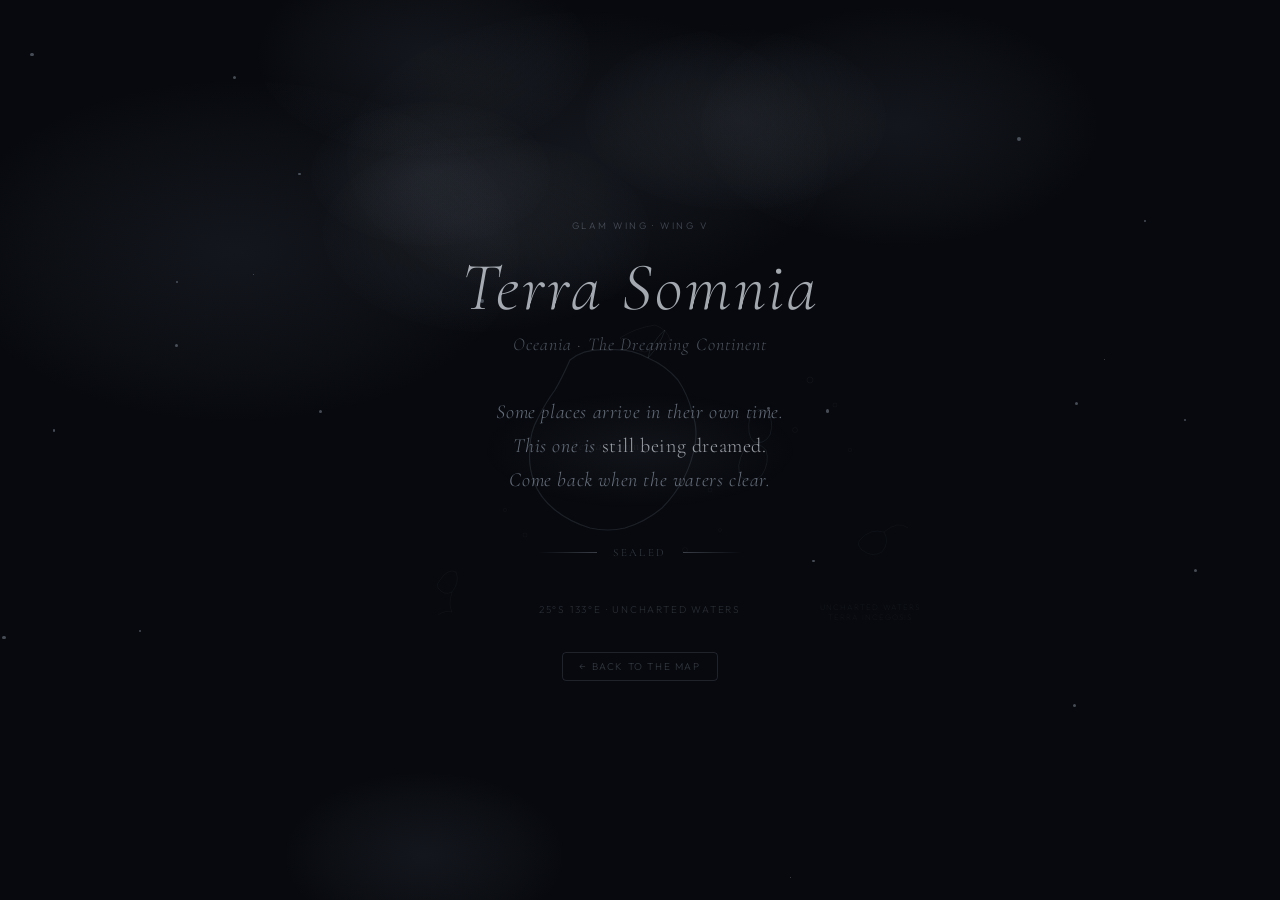
<file: terra-omnia.html>
<!DOCTYPE html>
<html lang="en">
<head>
<meta charset="UTF-8"/>
<meta name="viewport" content="width=device-width, initial-scale=1.0"/>
<title>Terra Somnia — Glam Wing · MetaVoxa</title>
<link rel="preconnect" href="https://fonts.googleapis.com"/>
<link rel="preconnect" href="https://fonts.gstatic.com" crossorigin/>
<link href="https://fonts.googleapis.com/css2?family=Cormorant+Garamond:ital,wght@0,300;0,400;0,500;1,300;1,400&family=Outfit:wght@300;400;500;600&display=swap" rel="stylesheet"/>

<style>
:root{
  --bg:       #07090e;
  --mist:     rgba(188,200,218,1);
  --mist-mid: rgba(188,200,218,0.45);
  --mist-dim: rgba(188,200,218,0.18);
  --pale:     rgba(225,230,238,0.88);
  --font-d:   'Cormorant Garamond',Georgia,serif;
  --font-b:   'Outfit',system-ui,sans-serif;
}
*,*::before,*::after{box-sizing:border-box;margin:0;padding:0}
html,body{width:100%;height:100%;overflow:hidden}

body{
  background:var(--bg);
  font-family:var(--font-b);
  font-weight:300;
  display:flex;align-items:center;justify-content:center;
}

/* ══ ENTRY — fade in from white like waking from a dream ══ */
#dream-veil{
  position:fixed;inset:0;z-index:100;pointer-events:none;
  background:#d8dde6;
  animation:dream-clear 4.5s ease forwards;
}
@keyframes dream-clear{
  0%  {opacity:1}
  30% {opacity:0.9}
  100%{opacity:0}
}

/* ══ MIST PARTICLES ══ */
#mist-layer{position:fixed;inset:0;z-index:0;pointer-events:none;overflow:hidden}
.mist-cloud{
  position:absolute;
  border-radius:50%;
  background:radial-gradient(ellipse at center,
    rgba(188,200,218,0.07) 0%,
    rgba(188,200,218,0.03) 50%,
    transparent 75%
  );
  animation:cloud-drift var(--dur,20s) ease-in-out var(--delay,0s) infinite alternate;
}
@keyframes cloud-drift{
  0%  {transform:translate(0,0) scale(1)}
  100%{transform:translate(var(--dx,30px),var(--dy,-20px)) scale(1.08)}
}

/* floating dream fragments */
.dream-dot{
  position:absolute;
  border-radius:50%;
  background:rgba(188,200,218,0.35);
  animation:dot-float var(--dur,8s) ease-in-out var(--delay,0s) infinite alternate;
}
@keyframes dot-float{
  0%  {transform:translateY(0) translateX(0);opacity:0.25}
  50% {opacity:0.6}
  100%{transform:translateY(var(--dy,-12px)) translateX(var(--dx,8px));opacity:0.2}
}

/* ══ FAINT MAP OUTLINE ══ */
#map-ghost{
  position:fixed;inset:0;z-index:1;pointer-events:none;
  display:flex;align-items:center;justify-content:center;
  opacity:0;
  animation:ghost-appear 4s ease forwards;
  animation-delay:1.5s;
}
@keyframes ghost-appear{
  from{opacity:0}to{opacity:1}
}

/* ══ CENTRE CONTENT ══ */
#centre{
  position:relative;z-index:10;
  text-align:center;
  padding:40px 32px;
  max-width:480px;
  opacity:0;
  animation:content-rise 1.2s ease forwards;
  animation-delay:2.2s;
}
@keyframes content-rise{
  from{opacity:0;transform:translateY(14px)}
  to  {opacity:1;transform:none}
}

.eyebrow{
  font-family:var(--font-b);
  font-size:clamp(8px,1vw,9.5px);
  letter-spacing:.26em;
  color:rgba(188,200,218,0.3);
  text-transform:uppercase;
  margin-bottom:20px;
  display:block;
}

h1{
  font-family:var(--font-d);
  font-size:clamp(38px,6vw,68px);
  font-weight:300;font-style:italic;
  color:rgba(225,230,238,0.72);
  letter-spacing:.04em;line-height:1.08;
  margin-bottom:8px;
}

.subtitle{
  font-family:var(--font-d);
  font-size:clamp(14px,1.8vw,18px);
  font-style:italic;
  color:rgba(188,200,218,0.38);
  letter-spacing:.06em;
  margin-bottom:40px;
  display:block;
}

/* the sealed message */
.message{
  font-family:var(--font-d);
  font-size:clamp(15px,2vw,20px);
  font-style:italic;
  color:rgba(188,200,218,0.52);
  line-height:1.72;
  margin-bottom:48px;
  letter-spacing:.03em;
}
.message em{
  color:rgba(225,230,238,0.68);
  font-style:normal;
}

/* seal line */
.seal{
  display:flex;align-items:center;gap:16px;
  justify-content:center;margin-bottom:44px;
}
.seal-line{
  height:.5px;width:60px;
  background:linear-gradient(to right,transparent,rgba(188,200,218,0.28));
}
.seal-line.r{
  background:linear-gradient(to left,transparent,rgba(188,200,218,0.28));
}
.seal-mark{
  font-family:var(--font-d);
  font-size:11px;letter-spacing:.22em;
  color:rgba(188,200,218,0.28);
  text-transform:uppercase;
}

/* coordinates */
.coordinates{
  font-family:var(--font-b);
  font-size:clamp(9px,1.1vw,10px);
  letter-spacing:.18em;
  color:rgba(188,200,218,0.18);
  text-transform:uppercase;
  display:block;
  margin-bottom:36px;
}

/* back link */
#back-map{
  font-family:var(--font-b);
  font-size:clamp(9px,1.1vw,10px);
  letter-spacing:.16em;
  color:rgba(188,200,218,0.24);
  text-decoration:none;text-transform:uppercase;
  border:.5px solid rgba(188,200,218,0.14);
  border-radius:4px;padding:7px 16px;
  transition:all .28s;display:inline-block;
}
#back-map:hover{
  color:rgba(188,200,218,0.65);
  border-color:rgba(188,200,218,0.32);
}

/* breathing glow behind title */
.title-glow{
  position:absolute;
  top:50%;left:50%;
  transform:translate(-50%,-50%);
  width:320px;height:120px;
  background:radial-gradient(ellipse at center,
    rgba(188,200,218,0.06) 0%,transparent 70%
  );
  pointer-events:none;
  animation:glow-breathe 5s ease-in-out infinite;
}
@keyframes glow-breathe{
  0%,100%{opacity:0.5;transform:translate(-50%,-50%) scale(1)}
  50%    {opacity:1;  transform:translate(-50%,-50%) scale(1.12)}
}
</style>
</head>
<body>

<div id="dream-veil"></div>

<!-- mist layer -->
<div id="mist-layer"></div>

<!-- faint continent outline in background -->
<div id="map-ghost">
  <svg viewBox="0 0 700 420" width="90vw" style="max-width:700px;opacity:1"
       xmlns="http://www.w3.org/2000/svg" aria-hidden="true">

    <!-- Australia outline — rough silhouette -->
    <path d="
      M280,120 Q295,108 318,110 Q340,108 358,118
      Q375,125 388,140 Q398,155 402,172
      Q408,188 405,205 Q402,222 394,238
      Q385,255 372,268 Q355,282 335,288
      Q318,292 300,288 Q280,282 265,270
      Q250,258 244,242 Q238,225 240,208
      Q240,192 248,178 Q256,162 265,150
      Q272,138 280,120Z"
      fill="none"
      stroke="rgba(188,200,218,0.12)"
      stroke-width="1.2"/>
    <!-- Cape York peninsula -->
    <path d="M358,118 Q370,105 375,90 Q368,95 360,110Z"
          fill="none" stroke="rgba(188,200,218,0.1)" stroke-width="1"/>

    <!-- New Zealand north island — small -->
    <path d="M460,175 Q470,165 478,172 Q484,182 480,195 Q474,205 464,202 Q456,196 460,175Z"
          fill="none" stroke="rgba(188,200,218,0.09)" stroke-width=".9"/>
    <!-- NZ south island -->
    <path d="M455,208 Q468,200 476,210 Q480,222 472,235 Q462,244 452,238 Q444,228 455,208Z"
          fill="none" stroke="rgba(188,200,218,0.09)" stroke-width=".9"/>

    <!-- Papua New Guinea hint -->
    <path d="M330,98 Q345,88 365,85 Q378,90 380,100 Q370,108 355,112 Q338,110 330,98Z"
          fill="none" stroke="rgba(188,200,218,0.07)" stroke-width=".8"/>

    <!-- scattered islands — Pacific -->
    <circle cx="520" cy="140" r="3" fill="none" stroke="rgba(188,200,218,0.07)" stroke-width=".7"/>
    <circle cx="545" cy="165" r="2" fill="none" stroke="rgba(188,200,218,0.06)" stroke-width=".7"/>
    <circle cx="505" cy="190" r="2.5" fill="none" stroke="rgba(188,200,218,0.06)" stroke-width=".7"/>
    <circle cx="560" cy="210" r="1.8" fill="none" stroke="rgba(188,200,218,0.05)" stroke-width=".7"/>
    <circle cx="420" cy="250" r="2" fill="none" stroke="rgba(188,200,218,0.06)" stroke-width=".7"/>
    <circle cx="395" cy="310" r="2.5" fill="none" stroke="rgba(188,200,218,0.05)" stroke-width=".7"/>
    <circle cx="430" cy="290" r="1.5" fill="none" stroke="rgba(188,200,218,0.05)" stroke-width=".7"/>
    <circle cx="235" cy="295" r="2" fill="none" stroke="rgba(188,200,218,0.05)" stroke-width=".7"/>
    <circle cx="215" cy="270" r="1.8" fill="none" stroke="rgba(188,200,218,0.05)" stroke-width=".7"/>

    <!-- "Terra Somnia" ghost label inside the continent -->
    <text x="322" y="210"
          text-anchor="middle"
          font-family="Cormorant Garamond, Georgia, serif"
          font-size="13" font-style="italic"
          fill="rgba(188,200,218,0.08)"
          letter-spacing=".12em">Terra Somnia</text>

    <!-- sea monster hint — lower right -->
    <path d="M570,300 Q580,288 594,292 Q600,302 592,312 Q582,318 572,310 Q566,304 570,300Z"
          fill="none" stroke="rgba(188,200,218,0.06)" stroke-width=".8"/>
    <path d="M594,292 Q608,280 618,288"
          fill="none" stroke="rgba(188,200,218,0.05)" stroke-width=".8"/>

    <!-- mermaid hint — bottom -->
    <path d="M150,340 Q158,328 166,332 Q170,342 162,352 Q154,356 148,348 Q146,344 150,340Z"
          fill="none" stroke="rgba(188,200,218,0.06)" stroke-width=".8"/>
    <path d="M162,352 Q158,365 162,372 Q155,370 148,375"
          fill="none" stroke="rgba(188,200,218,0.05)" stroke-width=".8"/>

    <!-- Uncharted Waters label bottom right -->
    <text x="580" y="370"
          text-anchor="middle"
          font-family="Outfit, sans-serif"
          font-size="8"
          fill="rgba(188,200,218,0.06)"
          letter-spacing=".14em">UNCHARTED WATERS</text>
    <text x="580" y="380"
          text-anchor="middle"
          font-family="Outfit, sans-serif"
          font-size="8"
          fill="rgba(188,200,218,0.05)"
          letter-spacing=".12em">TERRA INCEGOSIS</text>
  </svg>
</div>

<!-- centre content -->
<div id="centre">
  <div class="title-glow"></div>

  <span class="eyebrow">Glam Wing · Wing V</span>
  <h1>Terra Somnia</h1>
  <span class="subtitle">Oceania · The Dreaming Continent</span>

  <p class="message">
    Some places arrive in their own time.<br/>
    This one is <em>still being dreamed.</em><br/>
    Come back when the waters clear.
  </p>

  <div class="seal">
    <span class="seal-line"></span>
    <span class="seal-mark">sealed</span>
    <span class="seal-line r"></span>
  </div>

  <span class="coordinates">25°S 133°E · Uncharted Waters</span>

  <a id="back-map" href="glam-wing.html">← Back to the map</a>
</div>

<script>
/* mist clouds */
(function(){
  var c = document.getElementById('mist-layer');
  for(var i=0;i<8;i++){
    var cloud = document.createElement('div');
    cloud.className = 'mist-cloud';
    var w = 200+Math.random()*400;
    cloud.style.width  = w+'px';
    cloud.style.height = (w*0.6)+'px';
    cloud.style.left   = Math.random()*110-10+'vw';
    cloud.style.top    = Math.random()*110-10+'vh';
    cloud.style.setProperty('--dur',   (15+Math.random()*20)+'s');
    cloud.style.setProperty('--delay', (Math.random()*8)+'s');
    cloud.style.setProperty('--dx',    (Math.random()*60-30)+'px');
    cloud.style.setProperty('--dy',    (Math.random()*40-20)+'px');
    c.appendChild(cloud);
  }
  /* dream dots */
  for(var j=0;j<22;j++){
    var dot = document.createElement('div');
    dot.className = 'dream-dot';
    var sz = 1+Math.random()*3;
    dot.style.width  = sz+'px';
    dot.style.height = sz+'px';
    dot.style.left   = Math.random()*100+'vw';
    dot.style.top    = Math.random()*100+'vh';
    dot.style.setProperty('--dur',   (6+Math.random()*10)+'s');
    dot.style.setProperty('--delay', (Math.random()*6)+'s');
    dot.style.setProperty('--dy',    (Math.random()*30-15)+'px');
    dot.style.setProperty('--dx',    (Math.random()*20-10)+'px');
    c.appendChild(dot);
  }
})();
</script>
</body>
</html>
</file>
